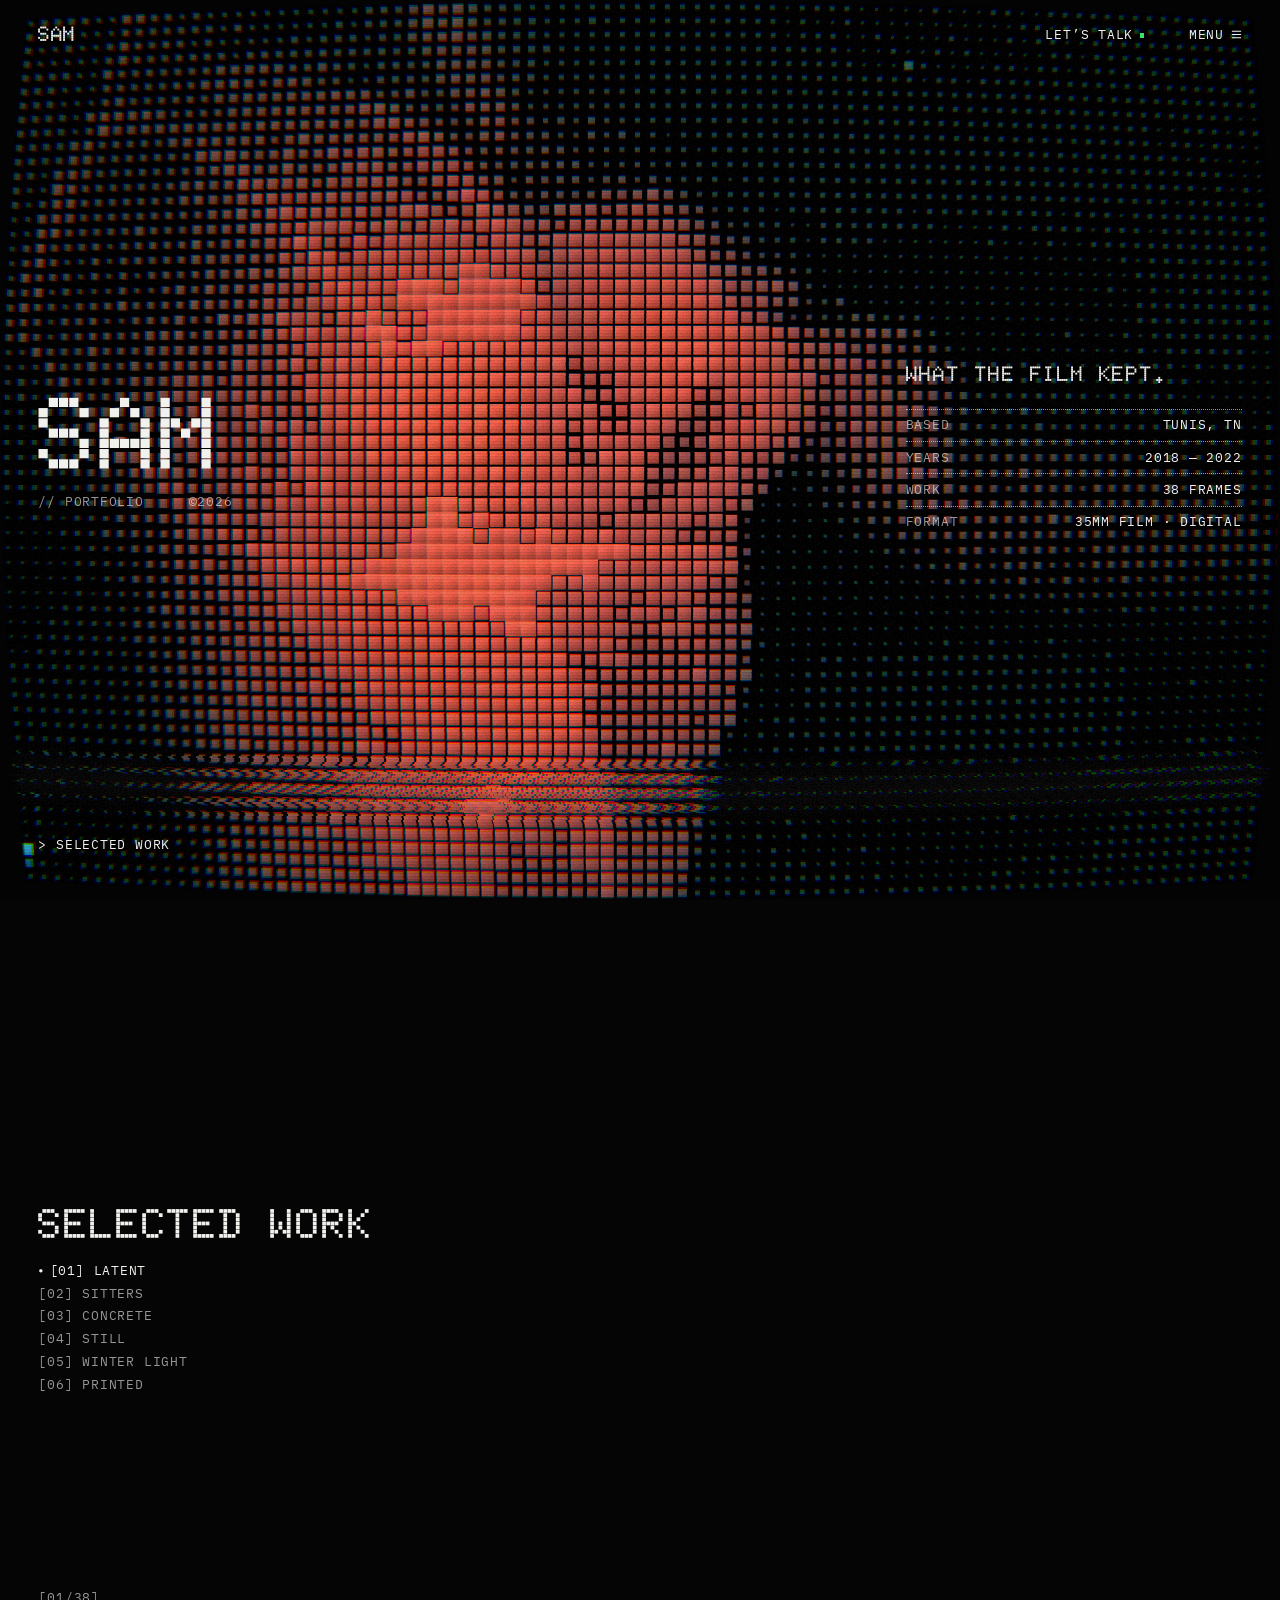
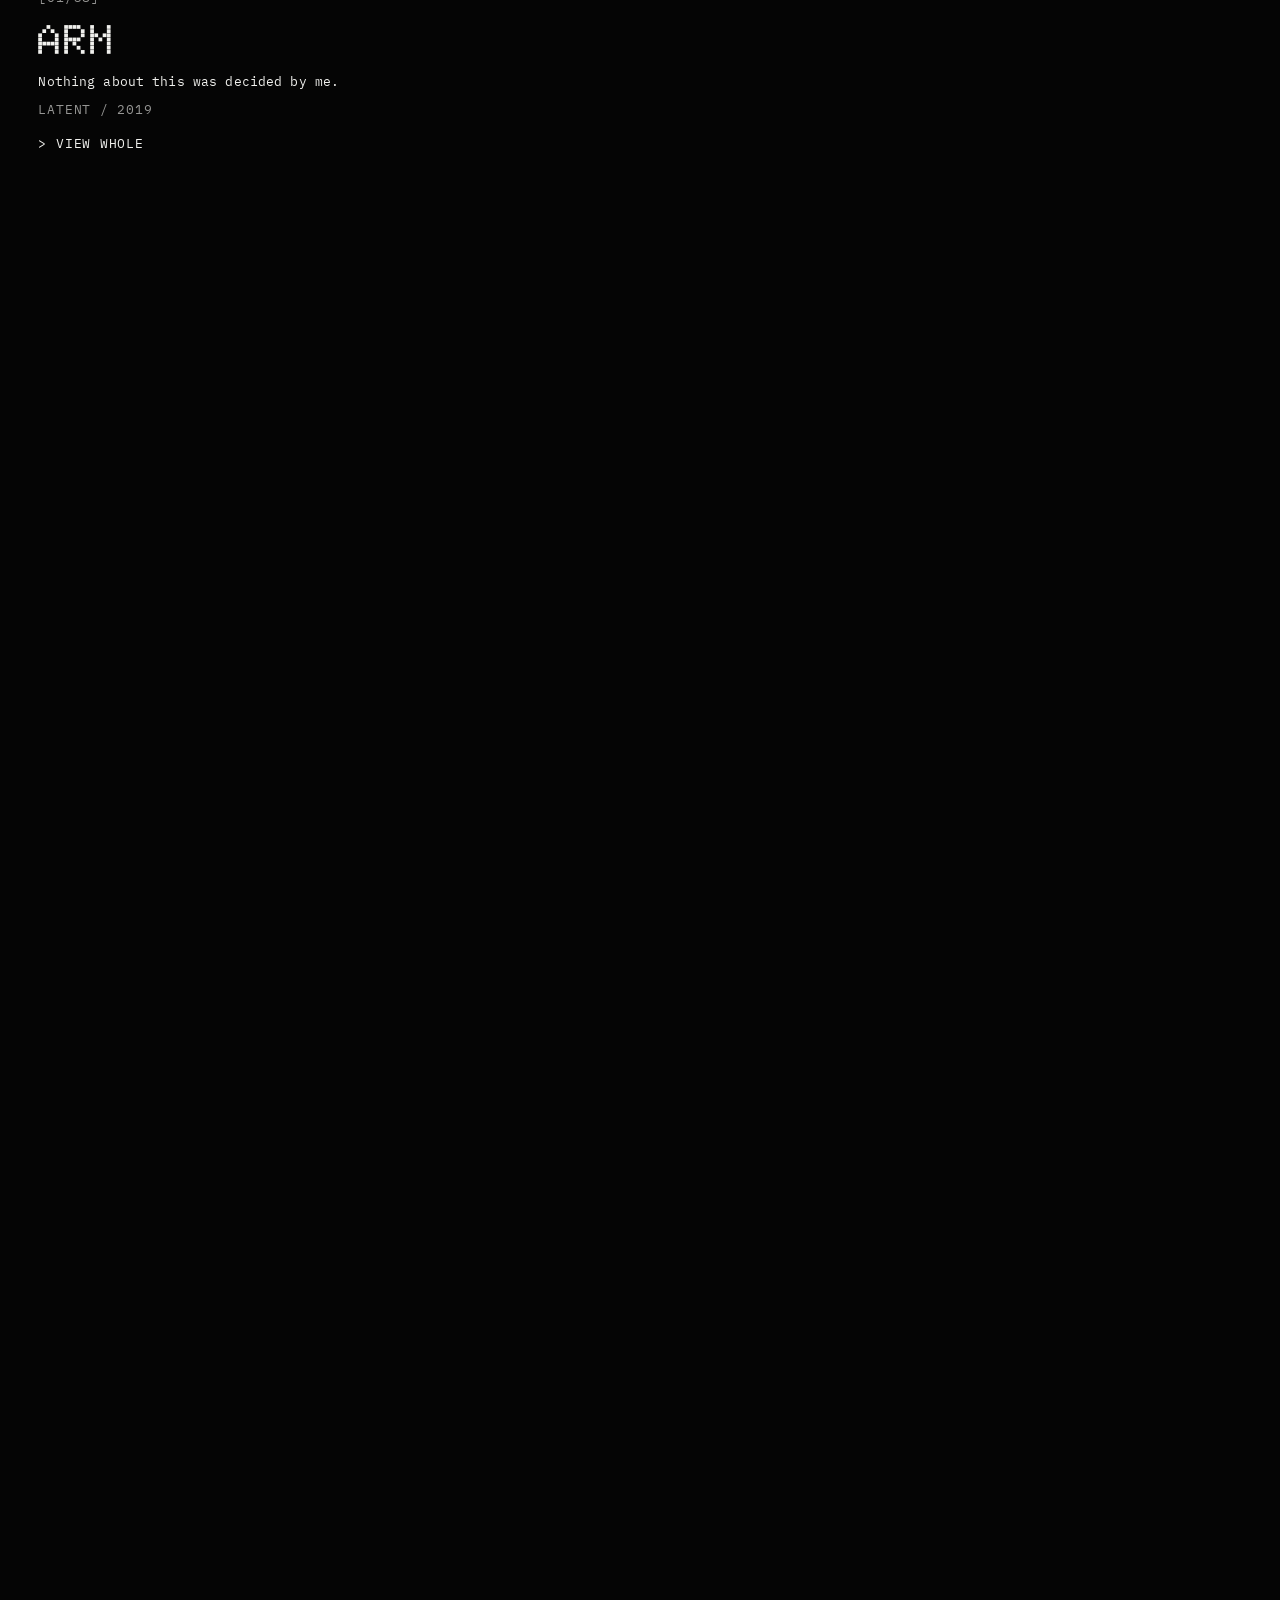
<file: index.html>
<!doctype html>
<html lang="en" class="no-js">
<head>
<meta charset="utf-8">
<meta name="viewport" content="width=device-width, initial-scale=1">
<title>Sam — Photographer</title>
<meta name="description" content="Selected photographs by Sam — 35mm film, portraits and cities. Editorial, portrait and fashion commissions.">
<meta name="theme-color" content="#050505">

<meta property="og:type" content="website">
<meta property="og:title" content="Sam — Photographer">
<meta property="og:description" content="Selected photographs — 35mm film, portraits and cities.">
<meta property="og:image" content="https://sam-photography.vercel.app/images/og.jpg">
<meta property="og:image:width" content="1200">
<meta property="og:image:height" content="630">
<meta property="og:image:alt" content="A red light leak cutting across a bare arm on green-cast 35mm film">
<meta name="twitter:card" content="summary_large_image">
<meta name="twitter:image" content="https://sam-photography.vercel.app/images/og.jpg">

<link rel="canonical" href="https://sam-photography.vercel.app/">
<meta name="author" content="Sam">
<meta name="robots" content="index, follow, max-image-preview:large, max-snippet:-1">
<meta property="og:url" content="https://sam-photography.vercel.app/">
<meta property="og:site_name" content="Sam — Photographer">
<meta property="og:locale" content="en">

<link rel="alternate" type="application/rss+xml" title="Sam — Journal" href="https://sam-photography.vercel.app/feed.xml">
<link rel="icon" href="data:image/svg+xml,<svg xmlns='http://www.w3.org/2000/svg' viewBox='0 0 32 32'><rect width='32' height='32' fill='%230b0b0c'/><circle cx='16' cy='16' r='6' fill='%23f2efe9'/></svg>">

<!-- Before anything paints: say that scripting is on, and whether the scene
     can run, so the photographs in the HTML are not fetched twice. -->
<script>
(function (c) {
  c.remove('no-js'); c.add('js');
  if (window.WebGLRenderingContext) c.add('gl');
  /* If the script never arrives — the file opened straight off a disk, a
     blocked request — do not sit on the loading screen: show the plain page. */
  window.samPlain = function () { if (!c.contains('is-ready')) { c.remove('gl'); c.add('is-ready'); } };
  setTimeout(function () { if (!window.samRunning) window.samPlain(); }, 3000);
})(document.documentElement.classList);
</script>

<link rel="preconnect" href="https://fonts.googleapis.com">
<link rel="preconnect" href="https://fonts.gstatic.com" crossorigin>
<link rel="stylesheet" href="https://fonts.googleapis.com/css2?family=Doto:wght@700;900&family=IBM+Plex+Mono:wght@400;500&display=swap">
<link rel="stylesheet" href="css/crt.css">

<!-- generated-jsonld:start -->
<script type="application/ld+json">
{
  "@context": "https://schema.org",
  "@graph": [
    {
      "@type": "Person",
      "@id": "https://sam-photography.vercel.app/#person",
      "name": "Sam",
      "jobTitle": "Photographer",
      "description": "Sam is a photographer based in Tunis, Tunisia, working mainly on 35mm film. The work covers portraiture, jewellery and fashion campaigns, experimental colour film, and black and white street photography made in Tunis and London between 2018 and 2022.",
      "email": "mailto:hello@example.com",
      "url": "https://sam-photography.vercel.app",
      "image": "https://sam-photography.vercel.app/images/og.jpg",
      "knowsAbout": [
        "Film photography",
        "35mm photography",
        "Portrait photography",
        "Fashion photography",
        "Jewellery photography",
        "Street photography"
      ],
      "knowsLanguage": [
        "en",
        "ar",
        "fr"
      ],
      "address": {
        "@type": "PostalAddress",
        "addressLocality": "Tunis",
        "addressCountry": "TN"
      },
      "sameAs": [
        "https://instagram.com/",
        "https://behance.net/"
      ]
    },
    {
      "@type": "ProfessionalService",
      "@id": "https://sam-photography.vercel.app/#studio",
      "name": "Sam — Photographer",
      "description": "Editorial, portrait, fashion and jewellery photography on 35mm film, by Sam, based in Tunis and working in Tunis and London.",
      "url": "https://sam-photography.vercel.app",
      "image": "https://sam-photography.vercel.app/images/og.jpg",
      "email": "mailto:hello@example.com",
      "founder": {
        "@id": "https://sam-photography.vercel.app/#person"
      },
      "employee": {
        "@id": "https://sam-photography.vercel.app/#person"
      },
      "priceRange": "$",
      "address": {
        "@type": "PostalAddress",
        "addressLocality": "Tunis",
        "addressCountry": "TN"
      },
      "areaServed": [
        {
          "@type": "City",
          "name": "Tunis"
        },
        {
          "@type": "City",
          "name": "London"
        }
      ],
      "hasOfferCatalog": {
        "@type": "OfferCatalog",
        "name": "Commissions",
        "itemListElement": [
          {
            "@type": "Offer",
            "itemOffered": {
              "@type": "Service",
              "name": "Editorial",
              "provider": {
                "@id": "https://sam-photography.vercel.app/#person"
              }
            }
          },
          {
            "@type": "Offer",
            "itemOffered": {
              "@type": "Service",
              "name": "Portraiture",
              "provider": {
                "@id": "https://sam-photography.vercel.app/#person"
              }
            }
          },
          {
            "@type": "Offer",
            "itemOffered": {
              "@type": "Service",
              "name": "Fashion",
              "provider": {
                "@id": "https://sam-photography.vercel.app/#person"
              }
            }
          },
          {
            "@type": "Offer",
            "itemOffered": {
              "@type": "Service",
              "name": "Prints",
              "provider": {
                "@id": "https://sam-photography.vercel.app/#person"
              }
            }
          }
        ]
      }
    },
    {
      "@type": "WebSite",
      "@id": "https://sam-photography.vercel.app/#website",
      "url": "https://sam-photography.vercel.app",
      "name": "Sam — Photographer",
      "description": "Sam is a photographer based in Tunis, Tunisia, working mainly on 35mm film. The work covers portraiture, jewellery and fashion campaigns, experimental colour film, and black and white street photography made in Tunis and London between 2018 and 2022.",
      "inLanguage": "en",
      "publisher": {
        "@id": "https://sam-photography.vercel.app/#person"
      },
      "copyrightHolder": {
        "@id": "https://sam-photography.vercel.app/#person"
      }
    },
    {
      "@type": "WebPage",
      "@id": "https://sam-photography.vercel.app/#webpage",
      "url": "https://sam-photography.vercel.app/",
      "name": "Sam — Photographer",
      "description": "Sam is a photographer based in Tunis, Tunisia, working mainly on 35mm film. The work covers portraiture, jewellery and fashion campaigns, experimental colour film, and black and white street photography made in Tunis and London between 2018 and 2022.",
      "isPartOf": {
        "@id": "https://sam-photography.vercel.app/#website"
      },
      "about": {
        "@id": "https://sam-photography.vercel.app/#person"
      },
      "primaryImageOfPage": {
        "@id": "https://sam-photography.vercel.app/#f/arm"
      },
      "dateModified": "2026-11-11",
      "speakable": {
        "@type": "SpeakableSpecification",
        "cssSelector": [
          ".title__facts",
          ".about__lead"
        ]
      },
      "breadcrumb": {
        "@id": "https://sam-photography.vercel.app/#breadcrumb"
      }
    },
    {
      "@type": "BreadcrumbList",
      "@id": "https://sam-photography.vercel.app/#breadcrumb",
      "itemListElement": [
        {
          "@type": "ListItem",
          "position": 1,
          "name": "Sam",
          "item": "https://sam-photography.vercel.app/"
        }
      ]
    },
    {
      "@type": "ImageGallery",
      "@id": "https://sam-photography.vercel.app/#work",
      "name": "Selected work",
      "description": "38 photographs, Latent, Sitters, Concrete, Still, Winter Light, Printed.",
      "numberOfItems": 38,
      "author": {
        "@id": "https://sam-photography.vercel.app/#person"
      },
      "isPartOf": {
        "@id": "https://sam-photography.vercel.app/#webpage"
      },
      "associatedMedia": [
        {
          "@type": "ImageObject",
          "@id": "https://sam-photography.vercel.app/#f/arm",
          "name": "Arm",
          "caption": "A red light leak cutting across a bare arm on green-cast colour film",
          "description": "Nothing about this was decided by me.. A red light leak cutting across a bare arm on green-cast colour film. Latent. 2019",
          "contentUrl": "https://sam-photography.vercel.app/images/latent-01.jpg",
          "thumbnailUrl": "https://sam-photography.vercel.app/images/latent-01.jpg",
          "creator": {
            "@id": "https://sam-photography.vercel.app/#person"
          },
          "copyrightHolder": {
            "@id": "https://sam-photography.vercel.app/#person"
          },
          "creditText": "Sam",
          "copyrightNotice": "© Sam",
          "license": "https://sam-photography.vercel.app/#contact",
          "acquireLicensePage": "https://sam-photography.vercel.app/#contact",
          "isPartOf": "Latent",
          "dateCreated": "2019"
        },
        {
          "@type": "ImageObject",
          "@id": "https://sam-photography.vercel.app/#f/leak",
          "name": "Leak",
          "caption": "Blue and red streaks crossing a green frame",
          "description": "Blue and red streaks crossing a green frame. Latent. 2019",
          "contentUrl": "https://sam-photography.vercel.app/images/latent-03.jpg",
          "thumbnailUrl": "https://sam-photography.vercel.app/images/latent-03.jpg",
          "creator": {
            "@id": "https://sam-photography.vercel.app/#person"
          },
          "copyrightHolder": {
            "@id": "https://sam-photography.vercel.app/#person"
          },
          "creditText": "Sam",
          "copyrightNotice": "© Sam",
          "license": "https://sam-photography.vercel.app/#contact",
          "acquireLicensePage": "https://sam-photography.vercel.app/#contact",
          "isPartOf": "Latent",
          "dateCreated": "2019"
        },
        {
          "@type": "ImageObject",
          "@id": "https://sam-photography.vercel.app/#f/tube",
          "name": "Tube",
          "caption": "A neon tube burning pink against a dark, blue-smeared frame",
          "description": "Walking home. The whole roll came back like this and I printed six of them.. A neon tube burning pink against a dark, blue-smeared frame. Latent. 2019",
          "contentUrl": "https://sam-photography.vercel.app/images/latent-04.jpg",
          "thumbnailUrl": "https://sam-photography.vercel.app/images/latent-04.jpg",
          "creator": {
            "@id": "https://sam-photography.vercel.app/#person"
          },
          "copyrightHolder": {
            "@id": "https://sam-photography.vercel.app/#person"
          },
          "creditText": "Sam",
          "copyrightNotice": "© Sam",
          "license": "https://sam-photography.vercel.app/#contact",
          "acquireLicensePage": "https://sam-photography.vercel.app/#contact",
          "isPartOf": "Latent",
          "dateCreated": "2019"
        },
        {
          "@type": "ImageObject",
          "@id": "https://sam-photography.vercel.app/#f/bloom",
          "name": "Bloom",
          "caption": "A red bloom and a blue streak crossing green-cast film",
          "description": "Heat, probably.. A red bloom and a blue streak crossing green-cast film. Latent. 2019",
          "contentUrl": "https://sam-photography.vercel.app/images/latent-05.jpg",
          "thumbnailUrl": "https://sam-photography.vercel.app/images/latent-05.jpg",
          "creator": {
            "@id": "https://sam-photography.vercel.app/#person"
          },
          "copyrightHolder": {
            "@id": "https://sam-photography.vercel.app/#person"
          },
          "creditText": "Sam",
          "copyrightNotice": "© Sam",
          "license": "https://sam-photography.vercel.app/#contact",
          "acquireLicensePage": "https://sam-photography.vercel.app/#contact",
          "isPartOf": "Latent",
          "dateCreated": "2019"
        },
        {
          "@type": "ImageObject",
          "@id": "https://sam-photography.vercel.app/#f/opal",
          "name": "Opal",
          "caption": "A double exposure: a figure in cold blue crossed by a band of orange light",
          "description": "Two exposures, one frame. I only meant to make one.. A double exposure: a figure in cold blue crossed by a band of orange light. Latent",
          "contentUrl": "https://sam-photography.vercel.app/images/latent-07.jpg",
          "thumbnailUrl": "https://sam-photography.vercel.app/images/latent-07.jpg",
          "creator": {
            "@id": "https://sam-photography.vercel.app/#person"
          },
          "copyrightHolder": {
            "@id": "https://sam-photography.vercel.app/#person"
          },
          "creditText": "Sam",
          "copyrightNotice": "© Sam",
          "license": "https://sam-photography.vercel.app/#contact",
          "acquireLicensePage": "https://sam-photography.vercel.app/#contact",
          "isPartOf": "Latent"
        },
        {
          "@type": "ImageObject",
          "@id": "https://sam-photography.vercel.app/#f/between-setups",
          "name": "Between Setups",
          "caption": "A woman in a black blazer standing beside an exposed studio light stand",
          "description": "The picture I came for took forty minutes. This one took none.. A woman in a black blazer standing beside an exposed studio light stand. Sitters. Tunis, TN. 2020",
          "contentUrl": "https://sam-photography.vercel.app/images/sitters-01.jpg",
          "thumbnailUrl": "https://sam-photography.vercel.app/images/sitters-01.jpg",
          "creator": {
            "@id": "https://sam-photography.vercel.app/#person"
          },
          "copyrightHolder": {
            "@id": "https://sam-photography.vercel.app/#person"
          },
          "creditText": "Sam",
          "copyrightNotice": "© Sam",
          "license": "https://sam-photography.vercel.app/#contact",
          "acquireLicensePage": "https://sam-photography.vercel.app/#contact",
          "isPartOf": "Sitters",
          "dateCreated": "2020",
          "contentLocation": {
            "@type": "Place",
            "name": "Tunis, TN"
          }
        },
        {
          "@type": "ImageObject",
          "@id": "https://sam-photography.vercel.app/#f/veil",
          "name": "Veil",
          "caption": "A face behind a beaded veil, eyes closed",
          "description": "She closed her eyes before I asked her to.. A face behind a beaded veil, eyes closed. Sitters. Tunis, TN. 2020",
          "contentUrl": "https://sam-photography.vercel.app/images/sitters-02.jpg",
          "thumbnailUrl": "https://sam-photography.vercel.app/images/sitters-02.jpg",
          "creator": {
            "@id": "https://sam-photography.vercel.app/#person"
          },
          "copyrightHolder": {
            "@id": "https://sam-photography.vercel.app/#person"
          },
          "creditText": "Sam",
          "copyrightNotice": "© Sam",
          "license": "https://sam-photography.vercel.app/#contact",
          "acquireLicensePage": "https://sam-photography.vercel.app/#contact",
          "isPartOf": "Sitters",
          "dateCreated": "2020",
          "contentLocation": {
            "@type": "Place",
            "name": "Tunis, TN"
          }
        },
        {
          "@type": "ImageObject",
          "@id": "https://sam-photography.vercel.app/#f/blinds",
          "name": "Blinds",
          "caption": "A figure in dark fur under hard stripes of window light",
          "description": "The blinds did the work.. A figure in dark fur under hard stripes of window light. Sitters. 2020",
          "contentUrl": "https://sam-photography.vercel.app/images/sitters-03.jpg",
          "thumbnailUrl": "https://sam-photography.vercel.app/images/sitters-03.jpg",
          "creator": {
            "@id": "https://sam-photography.vercel.app/#person"
          },
          "copyrightHolder": {
            "@id": "https://sam-photography.vercel.app/#person"
          },
          "creditText": "Sam",
          "copyrightNotice": "© Sam",
          "license": "https://sam-photography.vercel.app/#contact",
          "acquireLicensePage": "https://sam-photography.vercel.app/#contact",
          "isPartOf": "Sitters",
          "dateCreated": "2020"
        },
        {
          "@type": "ImageObject",
          "@id": "https://sam-photography.vercel.app/#f/sheaf",
          "name": "Sheaf",
          "caption": "A model on a white paper backdrop holding a sheaf of dried stems",
          "description": "A model on a white paper backdrop holding a sheaf of dried stems. Sitters. 2019",
          "contentUrl": "https://sam-photography.vercel.app/images/sitters-04.jpg",
          "thumbnailUrl": "https://sam-photography.vercel.app/images/sitters-04.jpg",
          "creator": {
            "@id": "https://sam-photography.vercel.app/#person"
          },
          "copyrightHolder": {
            "@id": "https://sam-photography.vercel.app/#person"
          },
          "creditText": "Sam",
          "copyrightNotice": "© Sam",
          "license": "https://sam-photography.vercel.app/#contact",
          "acquireLicensePage": "https://sam-photography.vercel.app/#contact",
          "isPartOf": "Sitters",
          "dateCreated": "2019"
        },
        {
          "@type": "ImageObject",
          "@id": "https://sam-photography.vercel.app/#f/gold",
          "name": "Gold",
          "caption": "A head tipped back in warm light, gold earrings catching the sun",
          "description": "Late afternoon, which in Tunis is still the middle of the day.. A head tipped back in warm light, gold earrings catching the sun. Sitters. 2019",
          "contentUrl": "https://sam-photography.vercel.app/images/sitters-05.jpg",
          "thumbnailUrl": "https://sam-photography.vercel.app/images/sitters-05.jpg",
          "creator": {
            "@id": "https://sam-photography.vercel.app/#person"
          },
          "copyrightHolder": {
            "@id": "https://sam-photography.vercel.app/#person"
          },
          "creditText": "Sam",
          "copyrightNotice": "© Sam",
          "license": "https://sam-photography.vercel.app/#contact",
          "acquireLicensePage": "https://sam-photography.vercel.app/#contact",
          "isPartOf": "Sitters",
          "dateCreated": "2019"
        },
        {
          "@type": "ImageObject",
          "@id": "https://sam-photography.vercel.app/#f/scrapyard",
          "name": "Scrapyard",
          "caption": "A young man in a cap and graphic tee standing beside a wrecked car in a scrapyard",
          "description": "He picked the spot, not me.. A young man in a cap and graphic tee standing beside a wrecked car in a scrapyard. Sitters. 2019",
          "contentUrl": "https://sam-photography.vercel.app/images/sitters-06.jpg",
          "thumbnailUrl": "https://sam-photography.vercel.app/images/sitters-06.jpg",
          "creator": {
            "@id": "https://sam-photography.vercel.app/#person"
          },
          "copyrightHolder": {
            "@id": "https://sam-photography.vercel.app/#person"
          },
          "creditText": "Sam",
          "copyrightNotice": "© Sam",
          "license": "https://sam-photography.vercel.app/#contact",
          "acquireLicensePage": "https://sam-photography.vercel.app/#contact",
          "isPartOf": "Sitters",
          "dateCreated": "2019"
        },
        {
          "@type": "ImageObject",
          "@id": "https://sam-photography.vercel.app/#f/workshop",
          "name": "Workshop",
          "caption": "A woman in a white tee in a workshop, benches and working figures behind her",
          "description": "Made between two orders going out. Nobody stopped.. A woman in a white tee in a workshop, benches and working figures behind her. Sitters. 2020",
          "contentUrl": "https://sam-photography.vercel.app/images/sitters-07.jpg",
          "thumbnailUrl": "https://sam-photography.vercel.app/images/sitters-07.jpg",
          "creator": {
            "@id": "https://sam-photography.vercel.app/#person"
          },
          "copyrightHolder": {
            "@id": "https://sam-photography.vercel.app/#person"
          },
          "creditText": "Sam",
          "copyrightNotice": "© Sam",
          "license": "https://sam-photography.vercel.app/#contact",
          "acquireLicensePage": "https://sam-photography.vercel.app/#contact",
          "isPartOf": "Sitters",
          "dateCreated": "2020"
        },
        {
          "@type": "ImageObject",
          "@id": "https://sam-photography.vercel.app/#f/sfayaa",
          "name": "Sfayaa",
          "caption": "A figure in black against a bright wall, caught mid-turn",
          "description": "Mid-turn, last frame on the roll.. A figure in black against a bright wall, caught mid-turn. Sitters",
          "contentUrl": "https://sam-photography.vercel.app/images/sitters-08.jpg",
          "thumbnailUrl": "https://sam-photography.vercel.app/images/sitters-08.jpg",
          "creator": {
            "@id": "https://sam-photography.vercel.app/#person"
          },
          "copyrightHolder": {
            "@id": "https://sam-photography.vercel.app/#person"
          },
          "creditText": "Sam",
          "copyrightNotice": "© Sam",
          "license": "https://sam-photography.vercel.app/#contact",
          "acquireLicensePage": "https://sam-photography.vercel.app/#contact",
          "isPartOf": "Sitters"
        },
        {
          "@type": "ImageObject",
          "@id": "https://sam-photography.vercel.app/#f/kept",
          "name": "KEPT",
          "caption": "Two frames side by side: a figure in a KEPT shirt, arms crossed over the face against a blue sky",
          "description": "Two frames, one second apart. The shirt supplied the title.. Two frames side by side: a figure in a KEPT shirt, arms crossed over the face against a blue sky. Sitters",
          "contentUrl": "https://sam-photography.vercel.app/images/sitters-09.jpg",
          "thumbnailUrl": "https://sam-photography.vercel.app/images/sitters-09.jpg",
          "creator": {
            "@id": "https://sam-photography.vercel.app/#person"
          },
          "copyrightHolder": {
            "@id": "https://sam-photography.vercel.app/#person"
          },
          "creditText": "Sam",
          "copyrightNotice": "© Sam",
          "license": "https://sam-photography.vercel.app/#contact",
          "acquireLicensePage": "https://sam-photography.vercel.app/#contact",
          "isPartOf": "Sitters"
        },
        {
          "@type": "ImageObject",
          "@id": "https://sam-photography.vercel.app/#f/chain",
          "name": "Chain",
          "caption": "A face in silver makeup wearing a head chain and ear chain, in black and white",
          "description": "A face in silver makeup wearing a head chain and ear chain, in black and white. Sitters. 2020",
          "contentUrl": "https://sam-photography.vercel.app/images/sitters-10.jpg",
          "thumbnailUrl": "https://sam-photography.vercel.app/images/sitters-10.jpg",
          "creator": {
            "@id": "https://sam-photography.vercel.app/#person"
          },
          "copyrightHolder": {
            "@id": "https://sam-photography.vercel.app/#person"
          },
          "creditText": "Sam",
          "copyrightNotice": "© Sam",
          "license": "https://sam-photography.vercel.app/#contact",
          "acquireLicensePage": "https://sam-photography.vercel.app/#contact",
          "isPartOf": "Sitters",
          "dateCreated": "2020"
        },
        {
          "@type": "ImageObject",
          "@id": "https://sam-photography.vercel.app/#f/pampas",
          "name": "Pampas",
          "caption": "Gold necklaces on a bare throat, framed by pampas grass and carnations",
          "description": "Campaign work. The flowers were not my idea and they were the right idea.. Gold necklaces on a bare throat, framed by pampas grass and carnations. Sitters. 2019",
          "contentUrl": "https://sam-photography.vercel.app/images/sitters-11.jpg",
          "thumbnailUrl": "https://sam-photography.vercel.app/images/sitters-11.jpg",
          "creator": {
            "@id": "https://sam-photography.vercel.app/#person"
          },
          "copyrightHolder": {
            "@id": "https://sam-photography.vercel.app/#person"
          },
          "creditText": "Sam",
          "copyrightNotice": "© Sam",
          "license": "https://sam-photography.vercel.app/#contact",
          "acquireLicensePage": "https://sam-photography.vercel.app/#contact",
          "isPartOf": "Sitters",
          "dateCreated": "2019"
        },
        {
          "@type": "ImageObject",
          "@id": "https://sam-photography.vercel.app/#f/chair",
          "name": "Chair",
          "caption": "Two legs in dark tights raised over the back of a wire chair, in grainy black and white",
          "description": "Pushed film, and still not enough of it.. Two legs in dark tights raised over the back of a wire chair, in grainy black and white. Sitters",
          "contentUrl": "https://sam-photography.vercel.app/images/sitters-12.jpg",
          "thumbnailUrl": "https://sam-photography.vercel.app/images/sitters-12.jpg",
          "creator": {
            "@id": "https://sam-photography.vercel.app/#person"
          },
          "copyrightHolder": {
            "@id": "https://sam-photography.vercel.app/#person"
          },
          "creditText": "Sam",
          "copyrightNotice": "© Sam",
          "license": "https://sam-photography.vercel.app/#contact",
          "acquireLicensePage": "https://sam-photography.vercel.app/#contact",
          "isPartOf": "Sitters"
        },
        {
          "@type": "ImageObject",
          "@id": "https://sam-photography.vercel.app/#f/balconies",
          "name": "Balconies",
          "caption": "A grid of apartment balconies in cold cyan light",
          "description": "A grid of apartment balconies in cold cyan light. Concrete. 2018",
          "contentUrl": "https://sam-photography.vercel.app/images/concrete-01.jpg",
          "thumbnailUrl": "https://sam-photography.vercel.app/images/concrete-01.jpg",
          "creator": {
            "@id": "https://sam-photography.vercel.app/#person"
          },
          "copyrightHolder": {
            "@id": "https://sam-photography.vercel.app/#person"
          },
          "creditText": "Sam",
          "copyrightNotice": "© Sam",
          "license": "https://sam-photography.vercel.app/#contact",
          "acquireLicensePage": "https://sam-photography.vercel.app/#contact",
          "isPartOf": "Concrete",
          "dateCreated": "2018"
        },
        {
          "@type": "ImageObject",
          "@id": "https://sam-photography.vercel.app/#f/rake",
          "name": "Rake",
          "caption": "A tower block cutting a hard diagonal across a white sky",
          "description": "White sky is the only weather this block reads in.. A tower block cutting a hard diagonal across a white sky. Concrete. 2021",
          "contentUrl": "https://sam-photography.vercel.app/images/concrete-02.jpg",
          "thumbnailUrl": "https://sam-photography.vercel.app/images/concrete-02.jpg",
          "creator": {
            "@id": "https://sam-photography.vercel.app/#person"
          },
          "copyrightHolder": {
            "@id": "https://sam-photography.vercel.app/#person"
          },
          "creditText": "Sam",
          "copyrightNotice": "© Sam",
          "license": "https://sam-photography.vercel.app/#contact",
          "acquireLicensePage": "https://sam-photography.vercel.app/#contact",
          "isPartOf": "Concrete",
          "dateCreated": "2021"
        },
        {
          "@type": "ImageObject",
          "@id": "https://sam-photography.vercel.app/#f/no-entry",
          "name": "NO ENTRY",
          "caption": "The words NO ENTRY painted across wet tarmac",
          "description": "Rain first. Then the sign.. The words NO ENTRY painted across wet tarmac. Concrete. London, UK. 2021",
          "contentUrl": "https://sam-photography.vercel.app/images/concrete-03.jpg",
          "thumbnailUrl": "https://sam-photography.vercel.app/images/concrete-03.jpg",
          "creator": {
            "@id": "https://sam-photography.vercel.app/#person"
          },
          "copyrightHolder": {
            "@id": "https://sam-photography.vercel.app/#person"
          },
          "creditText": "Sam",
          "copyrightNotice": "© Sam",
          "license": "https://sam-photography.vercel.app/#contact",
          "acquireLicensePage": "https://sam-photography.vercel.app/#contact",
          "isPartOf": "Concrete",
          "dateCreated": "2021",
          "contentLocation": {
            "@type": "Place",
            "name": "London, UK"
          }
        },
        {
          "@type": "ImageObject",
          "@id": "https://sam-photography.vercel.app/#f/streetlight",
          "name": "Streetlight",
          "caption": "A streetlight and two small birds against a flat blue sky",
          "description": "A streetlight and two small birds against a flat blue sky. Concrete. 2018",
          "contentUrl": "https://sam-photography.vercel.app/images/concrete-04.jpg",
          "thumbnailUrl": "https://sam-photography.vercel.app/images/concrete-04.jpg",
          "creator": {
            "@id": "https://sam-photography.vercel.app/#person"
          },
          "copyrightHolder": {
            "@id": "https://sam-photography.vercel.app/#person"
          },
          "creditText": "Sam",
          "copyrightNotice": "© Sam",
          "license": "https://sam-photography.vercel.app/#contact",
          "acquireLicensePage": "https://sam-photography.vercel.app/#contact",
          "isPartOf": "Concrete",
          "dateCreated": "2018"
        },
        {
          "@type": "ImageObject",
          "@id": "https://sam-photography.vercel.app/#f/wall",
          "name": "Wall",
          "caption": "Hard-edged shadows thrown across a bare wall",
          "description": "One wall, one hour, nothing else happening anywhere.. Hard-edged shadows thrown across a bare wall. Concrete. Tunis, TN. 2020",
          "contentUrl": "https://sam-photography.vercel.app/images/concrete-05.jpg",
          "thumbnailUrl": "https://sam-photography.vercel.app/images/concrete-05.jpg",
          "creator": {
            "@id": "https://sam-photography.vercel.app/#person"
          },
          "copyrightHolder": {
            "@id": "https://sam-photography.vercel.app/#person"
          },
          "creditText": "Sam",
          "copyrightNotice": "© Sam",
          "license": "https://sam-photography.vercel.app/#contact",
          "acquireLicensePage": "https://sam-photography.vercel.app/#contact",
          "isPartOf": "Concrete",
          "dateCreated": "2020",
          "contentLocation": {
            "@type": "Place",
            "name": "Tunis, TN"
          }
        },
        {
          "@type": "ImageObject",
          "@id": "https://sam-photography.vercel.app/#f/the-city",
          "name": "The City",
          "caption": "Glass towers rising behind a bus shelter in the City",
          "description": "Glass towers rising behind a bus shelter in the City. Concrete. London, UK. 2021",
          "contentUrl": "https://sam-photography.vercel.app/images/concrete-06.jpg",
          "thumbnailUrl": "https://sam-photography.vercel.app/images/concrete-06.jpg",
          "creator": {
            "@id": "https://sam-photography.vercel.app/#person"
          },
          "copyrightHolder": {
            "@id": "https://sam-photography.vercel.app/#person"
          },
          "creditText": "Sam",
          "copyrightNotice": "© Sam",
          "license": "https://sam-photography.vercel.app/#contact",
          "acquireLicensePage": "https://sam-photography.vercel.app/#contact",
          "isPartOf": "Concrete",
          "dateCreated": "2021",
          "contentLocation": {
            "@type": "Place",
            "name": "London, UK"
          }
        },
        {
          "@type": "ImageObject",
          "@id": "https://sam-photography.vercel.app/#f/block",
          "name": "Block",
          "caption": "A repeating grid of balconies on a tall block, seen from below against a cyan sky",
          "description": "The sky came back this colour. I left it.. A repeating grid of balconies on a tall block, seen from below against a cyan sky. Concrete",
          "contentUrl": "https://sam-photography.vercel.app/images/concrete-07.jpg",
          "thumbnailUrl": "https://sam-photography.vercel.app/images/concrete-07.jpg",
          "creator": {
            "@id": "https://sam-photography.vercel.app/#person"
          },
          "copyrightHolder": {
            "@id": "https://sam-photography.vercel.app/#person"
          },
          "creditText": "Sam",
          "copyrightNotice": "© Sam",
          "license": "https://sam-photography.vercel.app/#contact",
          "acquireLicensePage": "https://sam-photography.vercel.app/#contact",
          "isPartOf": "Concrete"
        },
        {
          "@type": "ImageObject",
          "@id": "https://sam-photography.vercel.app/#f/swifts",
          "name": "Swifts",
          "caption": "A flock of birds over a corner building, with two larger shapes among them",
          "description": "Look again at the middle of the frame.. A flock of birds over a corner building, with two larger shapes among them. Concrete",
          "contentUrl": "https://sam-photography.vercel.app/images/concrete-08.jpg",
          "thumbnailUrl": "https://sam-photography.vercel.app/images/concrete-08.jpg",
          "creator": {
            "@id": "https://sam-photography.vercel.app/#person"
          },
          "copyrightHolder": {
            "@id": "https://sam-photography.vercel.app/#person"
          },
          "creditText": "Sam",
          "copyrightNotice": "© Sam",
          "license": "https://sam-photography.vercel.app/#contact",
          "acquireLicensePage": "https://sam-photography.vercel.app/#contact",
          "isPartOf": "Concrete"
        },
        {
          "@type": "ImageObject",
          "@id": "https://sam-photography.vercel.app/#f/lemon",
          "name": "Lemon",
          "caption": "A single slice of lemon on a pale concrete floor in hard sunlight",
          "description": "Cut in the morning. By the time the light was right it had gone to glass.. A single slice of lemon on a pale concrete floor in hard sunlight. Still",
          "contentUrl": "https://sam-photography.vercel.app/images/still-01.jpg",
          "thumbnailUrl": "https://sam-photography.vercel.app/images/still-01.jpg",
          "creator": {
            "@id": "https://sam-photography.vercel.app/#person"
          },
          "copyrightHolder": {
            "@id": "https://sam-photography.vercel.app/#person"
          },
          "creditText": "Sam",
          "copyrightNotice": "© Sam",
          "license": "https://sam-photography.vercel.app/#contact",
          "acquireLicensePage": "https://sam-photography.vercel.app/#contact",
          "isPartOf": "Still"
        },
        {
          "@type": "ImageObject",
          "@id": "https://sam-photography.vercel.app/#f/pencil",
          "name": "Pencil",
          "caption": "A pencil lying on concrete, crossed by the soft shadow of something outside the frame",
          "description": "A pencil lying on concrete, crossed by the soft shadow of something outside the frame. Still",
          "contentUrl": "https://sam-photography.vercel.app/images/still-02.jpg",
          "thumbnailUrl": "https://sam-photography.vercel.app/images/still-02.jpg",
          "creator": {
            "@id": "https://sam-photography.vercel.app/#person"
          },
          "copyrightHolder": {
            "@id": "https://sam-photography.vercel.app/#person"
          },
          "creditText": "Sam",
          "copyrightNotice": "© Sam",
          "license": "https://sam-photography.vercel.app/#contact",
          "acquireLicensePage": "https://sam-photography.vercel.app/#contact",
          "isPartOf": "Still"
        },
        {
          "@type": "ImageObject",
          "@id": "https://sam-photography.vercel.app/#f/cup",
          "name": "Cup",
          "caption": "A tipped-over cup on stone, its long shadow thrown across the frame",
          "description": "The shadow is the better object.. A tipped-over cup on stone, its long shadow thrown across the frame. Still",
          "contentUrl": "https://sam-photography.vercel.app/images/still-03.jpg",
          "thumbnailUrl": "https://sam-photography.vercel.app/images/still-03.jpg",
          "creator": {
            "@id": "https://sam-photography.vercel.app/#person"
          },
          "copyrightHolder": {
            "@id": "https://sam-photography.vercel.app/#person"
          },
          "creditText": "Sam",
          "copyrightNotice": "© Sam",
          "license": "https://sam-photography.vercel.app/#contact",
          "acquireLicensePage": "https://sam-photography.vercel.app/#contact",
          "isPartOf": "Still"
        },
        {
          "@type": "ImageObject",
          "@id": "https://sam-photography.vercel.app/#f/leaves",
          "name": "Leaves",
          "caption": "Cannabis leaves leaning out from the left of the frame against a flat white wall",
          "description": "Somebody else’s balcony, and a lot of white wall behind it.. Cannabis leaves leaning out from the left of the frame against a flat white wall. Still",
          "contentUrl": "https://sam-photography.vercel.app/images/still-04.jpg",
          "thumbnailUrl": "https://sam-photography.vercel.app/images/still-04.jpg",
          "creator": {
            "@id": "https://sam-photography.vercel.app/#person"
          },
          "copyrightHolder": {
            "@id": "https://sam-photography.vercel.app/#person"
          },
          "creditText": "Sam",
          "copyrightNotice": "© Sam",
          "license": "https://sam-photography.vercel.app/#contact",
          "acquireLicensePage": "https://sam-photography.vercel.app/#contact",
          "isPartOf": "Still"
        },
        {
          "@type": "ImageObject",
          "@id": "https://sam-photography.vercel.app/#f/fish",
          "name": "Fish",
          "caption": "A goldfish in a clear plastic bottle, held up in two hands against warm window light",
          "description": "So the water would do something.. A goldfish in a clear plastic bottle, held up in two hands against warm window light. Still",
          "contentUrl": "https://sam-photography.vercel.app/images/still-05.jpg",
          "thumbnailUrl": "https://sam-photography.vercel.app/images/still-05.jpg",
          "creator": {
            "@id": "https://sam-photography.vercel.app/#person"
          },
          "copyrightHolder": {
            "@id": "https://sam-photography.vercel.app/#person"
          },
          "creditText": "Sam",
          "copyrightNotice": "© Sam",
          "license": "https://sam-photography.vercel.app/#contact",
          "acquireLicensePage": "https://sam-photography.vercel.app/#contact",
          "isPartOf": "Still"
        },
        {
          "@type": "ImageObject",
          "@id": "https://sam-photography.vercel.app/#f/bare",
          "name": "Bare",
          "caption": "Bare branches against a white winter sky",
          "description": "Bare branches against a white winter sky. Winter Light. Bournemouth, UK. 2021",
          "contentUrl": "https://sam-photography.vercel.app/images/winter-01.jpg",
          "thumbnailUrl": "https://sam-photography.vercel.app/images/winter-01.jpg",
          "creator": {
            "@id": "https://sam-photography.vercel.app/#person"
          },
          "copyrightHolder": {
            "@id": "https://sam-photography.vercel.app/#person"
          },
          "creditText": "Sam",
          "copyrightNotice": "© Sam",
          "license": "https://sam-photography.vercel.app/#contact",
          "acquireLicensePage": "https://sam-photography.vercel.app/#contact",
          "isPartOf": "Winter Light",
          "dateCreated": "2021",
          "contentLocation": {
            "@type": "Place",
            "name": "Bournemouth, UK"
          }
        },
        {
          "@type": "ImageObject",
          "@id": "https://sam-photography.vercel.app/#f/path",
          "name": "Path",
          "caption": "A snow-covered path running between trees, one figure far off",
          "description": "A long way off, and getting further.. A snow-covered path running between trees, one figure far off. Winter Light. London, UK. 2021",
          "contentUrl": "https://sam-photography.vercel.app/images/winter-02.jpg",
          "thumbnailUrl": "https://sam-photography.vercel.app/images/winter-02.jpg",
          "creator": {
            "@id": "https://sam-photography.vercel.app/#person"
          },
          "copyrightHolder": {
            "@id": "https://sam-photography.vercel.app/#person"
          },
          "creditText": "Sam",
          "copyrightNotice": "© Sam",
          "license": "https://sam-photography.vercel.app/#contact",
          "acquireLicensePage": "https://sam-photography.vercel.app/#contact",
          "isPartOf": "Winter Light",
          "dateCreated": "2021",
          "contentLocation": {
            "@type": "Place",
            "name": "London, UK"
          }
        },
        {
          "@type": "ImageObject",
          "@id": "https://sam-photography.vercel.app/#f/corridor",
          "name": "Corridor",
          "caption": "A figure blurred by a long exposure in a dim corridor",
          "description": "Half a second, hand-held.. A figure blurred by a long exposure in a dim corridor. Winter Light. 2021",
          "contentUrl": "https://sam-photography.vercel.app/images/winter-03.jpg",
          "thumbnailUrl": "https://sam-photography.vercel.app/images/winter-03.jpg",
          "creator": {
            "@id": "https://sam-photography.vercel.app/#person"
          },
          "copyrightHolder": {
            "@id": "https://sam-photography.vercel.app/#person"
          },
          "creditText": "Sam",
          "copyrightNotice": "© Sam",
          "license": "https://sam-photography.vercel.app/#contact",
          "acquireLicensePage": "https://sam-photography.vercel.app/#contact",
          "isPartOf": "Winter Light",
          "dateCreated": "2021"
        },
        {
          "@type": "ImageObject",
          "@id": "https://sam-photography.vercel.app/#f/curtain",
          "name": "Curtain",
          "caption": "Daylight pooling through a drawn curtain",
          "description": "January in Tunis is not winter. The light disagrees.. Daylight pooling through a drawn curtain. Winter Light. Tunis, TN. 2022",
          "contentUrl": "https://sam-photography.vercel.app/images/winter-04.jpg",
          "thumbnailUrl": "https://sam-photography.vercel.app/images/winter-04.jpg",
          "creator": {
            "@id": "https://sam-photography.vercel.app/#person"
          },
          "copyrightHolder": {
            "@id": "https://sam-photography.vercel.app/#person"
          },
          "creditText": "Sam",
          "copyrightNotice": "© Sam",
          "license": "https://sam-photography.vercel.app/#contact",
          "acquireLicensePage": "https://sam-photography.vercel.app/#contact",
          "isPartOf": "Winter Light",
          "dateCreated": "2022",
          "contentLocation": {
            "@type": "Place",
            "name": "Tunis, TN"
          }
        },
        {
          "@type": "ImageObject",
          "@id": "https://sam-photography.vercel.app/#f/park",
          "name": "Park",
          "caption": "A snowed-over park seen from above, benches and paths picked out in white",
          "description": "A snowed-over park seen from above, benches and paths picked out in white. Winter Light. London, UK. 2021",
          "contentUrl": "https://sam-photography.vercel.app/images/winter-06.jpg",
          "thumbnailUrl": "https://sam-photography.vercel.app/images/winter-06.jpg",
          "creator": {
            "@id": "https://sam-photography.vercel.app/#person"
          },
          "copyrightHolder": {
            "@id": "https://sam-photography.vercel.app/#person"
          },
          "creditText": "Sam",
          "copyrightNotice": "© Sam",
          "license": "https://sam-photography.vercel.app/#contact",
          "acquireLicensePage": "https://sam-photography.vercel.app/#contact",
          "isPartOf": "Winter Light",
          "dateCreated": "2021",
          "contentLocation": {
            "@type": "Place",
            "name": "London, UK"
          }
        },
        {
          "@type": "ImageObject",
          "@id": "https://sam-photography.vercel.app/#f/window",
          "name": "Window",
          "caption": "A figure crossing in front of a bright window, smeared by a long exposure",
          "description": "One attempt. There is never a second one of these.. A figure crossing in front of a bright window, smeared by a long exposure. Winter Light",
          "contentUrl": "https://sam-photography.vercel.app/images/winter-07.jpg",
          "thumbnailUrl": "https://sam-photography.vercel.app/images/winter-07.jpg",
          "creator": {
            "@id": "https://sam-photography.vercel.app/#person"
          },
          "copyrightHolder": {
            "@id": "https://sam-photography.vercel.app/#person"
          },
          "creditText": "Sam",
          "copyrightNotice": "© Sam",
          "license": "https://sam-photography.vercel.app/#contact",
          "acquireLicensePage": "https://sam-photography.vercel.app/#contact",
          "isPartOf": "Winter Light"
        },
        {
          "@type": "ImageObject",
          "@id": "https://sam-photography.vercel.app/#f/the-physical-go-home",
          "name": "The Physical Go Home",
          "caption": "A zine page: a framed text reading \"The physical go home but the connection still stay strong\", above a small dark photograph",
          "description": "From the zine. The line is not mine.. A zine page: a framed text reading \"The physical go home but the connection still stay strong\", above a small dark photograph. Printed. 2021",
          "contentUrl": "https://sam-photography.vercel.app/images/printed-01.jpg",
          "thumbnailUrl": "https://sam-photography.vercel.app/images/printed-01.jpg",
          "creator": {
            "@id": "https://sam-photography.vercel.app/#person"
          },
          "copyrightHolder": {
            "@id": "https://sam-photography.vercel.app/#person"
          },
          "creditText": "Sam",
          "copyrightNotice": "© Sam",
          "license": "https://sam-photography.vercel.app/#contact",
          "acquireLicensePage": "https://sam-photography.vercel.app/#contact",
          "isPartOf": "Printed",
          "dateCreated": "2021"
        },
        {
          "@type": "ImageObject",
          "@id": "https://sam-photography.vercel.app/#f/plates-009-010",
          "name": "Plates 009 — 010",
          "caption": "A layout sheet of five black and white London street frames, numbered 009 and 010",
          "description": "A layout sheet of five black and white London street frames, numbered 009 and 010. Printed. London, UK. 2021",
          "contentUrl": "https://sam-photography.vercel.app/images/printed-02.jpg",
          "thumbnailUrl": "https://sam-photography.vercel.app/images/printed-02.jpg",
          "creator": {
            "@id": "https://sam-photography.vercel.app/#person"
          },
          "copyrightHolder": {
            "@id": "https://sam-photography.vercel.app/#person"
          },
          "creditText": "Sam",
          "copyrightNotice": "© Sam",
          "license": "https://sam-photography.vercel.app/#contact",
          "acquireLicensePage": "https://sam-photography.vercel.app/#contact",
          "isPartOf": "Printed",
          "dateCreated": "2021",
          "contentLocation": {
            "@type": "Place",
            "name": "London, UK"
          }
        }
      ]
    },
    {
      "@type": "FAQPage",
      "@id": "https://sam-photography.vercel.app/#faq",
      "isPartOf": {
        "@id": "https://sam-photography.vercel.app/#webpage"
      },
      "mainEntity": [
        {
          "@type": "Question",
          "name": "Who is Sam?",
          "acceptedAnswer": {
            "@type": "Answer",
            "text": "Sam is a photographer based in Tunis, Tunisia, working mainly on 35mm film. He has photographed in Tunis and London since 2018."
          }
        },
        {
          "@type": "Question",
          "name": "What kind of photography does Sam shoot?",
          "acceptedAnswer": {
            "@type": "Answer",
            "text": "Portraiture, fashion and jewellery campaigns, experimental colour film, and black and white street photography."
          }
        },
        {
          "@type": "Question",
          "name": "What does Sam shoot on?",
          "acceptedAnswer": {
            "@type": "Answer",
            "text": "Mostly 35mm film, with some digital work. Scans are published as the lab returned them rather than graded back towards a corrected image."
          }
        },
        {
          "@type": "Question",
          "name": "Where is Sam based?",
          "acceptedAnswer": {
            "@type": "Answer",
            "text": "Tunis, Tunisia. Much of the black and white work was made in London between 2021 and 2022."
          }
        },
        {
          "@type": "Question",
          "name": "Is Sam available for commissions?",
          "acceptedAnswer": {
            "@type": "Answer",
            "text": "Yes — editorial, portrait and fashion commissions, and prints. Enquiries by email."
          }
        }
      ]
    },
    {
      "@type": "Blog",
      "@id": "https://sam-photography.vercel.app/journal/#blog",
      "name": "Journal — Sam",
      "url": "https://sam-photography.vercel.app/journal/",
      "author": {
        "@id": "https://sam-photography.vercel.app/#person"
      },
      "publisher": {
        "@id": "https://sam-photography.vercel.app/#person"
      },
      "blogPost": [
        {
          "@type": "BlogPosting",
          "@id": "https://sam-photography.vercel.app/journal/what-the-lab-sent-back/#post",
          "headline": "What the lab sent back",
          "description": "Five rolls came back from the lab wrong, and one of them became a series. A note on keeping the frames you did not plan.",
          "datePublished": "2022-04-02",
          "dateModified": "2022-04-02",
          "url": "https://sam-photography.vercel.app/journal/what-the-lab-sent-back/",
          "author": {
            "@id": "https://sam-photography.vercel.app/#person"
          }
        },
        {
          "@type": "BlogPosting",
          "@id": "https://sam-photography.vercel.app/journal/shooting-tunis-in-january/#post",
          "headline": "Shooting Tunis in January",
          "description": "January in Tunis is not winter, but the light behaves as though it were — low, long, and gone by five.",
          "datePublished": "2022-01-18",
          "dateModified": "2022-01-18",
          "url": "https://sam-photography.vercel.app/journal/shooting-tunis-in-january/",
          "author": {
            "@id": "https://sam-photography.vercel.app/#person"
          }
        }
      ]
    }
  ]
}
</script>
<!-- generated-jsonld:end -->
</head>
<body>

<a class="skip-link" href="#work">Skip to the work</a>

<!-- Shown only while scripting is on and the scene is not yet ready. -->
<div class="loader" id="loader" aria-hidden="true">
  <p class="loader__word">Loading</p>
  <p class="loader__count" id="loaderCount">00/00</p>
</div>

<!-- The picture tube: js/scene.js draws everything behind the text here. -->
<canvas class="scene" id="scene" aria-hidden="true"></canvas>

<header class="head">
  <a class="head__mark" href="#top">Sam</a>
  <nav class="head__nav" aria-label="Primary">
    <a class="head__talk" href="#contact">Let&rsquo;s talk<i aria-hidden="true"></i></a>
    <button class="head__menu" id="menuBtn" type="button" aria-haspopup="dialog" aria-expanded="false">
      Menu
      <svg viewBox="0 0 12 12" aria-hidden="true"><path d="M1 2.5h10M1 6h10M1 9.5h10"/></svg>
    </button>
  </nav>
</header>

<dialog class="menu" id="menu" aria-label="Menu">
  <button class="menu__close" id="menuClose" type="button">Close [x]</button>
  <nav class="menu__nav" aria-label="Sections">
    <ul class="menu__main">
      <li><a href="#top">Index</a></li>
      <li>
        <a href="#work">Selected work</a>
        <ul class="menu__series" id="menuSeries"></ul>
      </li>
      <li><a href="#about">About</a></li>
      <li><a href="journal/">Journal</a></li>
      <li><a href="#contact">Contact</a></li>
    </ul>
  </nav>
</dialog>

<main id="top">

  <!-- ── Title ────────────────────────────────────────────────────────── -->
  <!-- Who made the work, where, when and on what. The facts are filled from
       js/data.js so there is one place to change them. -->
  <section class="title" id="hero">
    <div class="title__name">
      <h1>Sam<span class="visually-hidden"> — photographer, Tunis</span></h1>
      <p class="title__sub"><span>// Portfolio</span><span id="titleYear">©</span></p>
    </div>

    <div class="title__side">
      <p class="title__line" id="titleLine">What the film kept.</p>
      <dl class="title__facts">
        <div><dt>Based</dt><dd id="titlePlace">—</dd></div>
        <div><dt>Years</dt><dd id="titleYears">—</dd></div>
        <div><dt>Work</dt><dd id="titleCount">—</dd></div>
        <div><dt>Format</dt><dd id="titleFormat">—</dd></div>
      </dl>
    </div>

    <a class="title__enter" href="#work">&gt; Selected work</a>
  </section>

  <!-- ── Work ─────────────────────────────────────────────────────────── -->
  <!-- With the scene running this section is many screens tall and the
       sticky block below stays put while the camera travels the room.
       Without it, the photographs under #grid are simply shown. -->
  <section class="work" id="work">
    <div class="work__hud">
      <div class="work__index" data-solid>
        <h2>Selected work</h2>
        <ol class="work__series" id="seriesList"></ol>
      </div>

      <!-- The print the camera is standing in front of. -->
      <div class="work__caption" data-solid aria-live="off">
        <p class="work__count" id="capCount"></p>
        <p class="work__name" id="capTitle"></p>
        <p class="work__note" id="capNote" hidden></p>
        <p class="work__facts" id="capFacts"></p>
        <a class="work__open" id="capOpen" href="#work">&gt; View whole</a>
      </div>
    </div>

    <p class="work__plain">Thirty-five millimetre unless the caption says
      otherwise; scans left as the lab returned them.</p>

    <!-- Written by tools/build-seo.mjs so the work is in the HTML source for
         crawlers and answer engines, and for any browser the scene cannot
         run in. Each link opens that photograph whole. -->
    <div class="grid" id="grid">
<!-- generated-grid:start -->
      <figure class="shot" data-index="0" id="plate-001">
        <a class="shot__frame" href="#f/arm" style="--ratio:1.5088" aria-label="View Arm whole">
          <picture>
            <source type="image/avif" srcset="images/r/latent-01-480.avif 480w, images/r/latent-01-960.avif 960w, images/r/latent-01-1440.avif 1440w, images/r/latent-01-1800.avif 1800w" sizes="(max-width: 640px) 92vw, (max-width: 1000px) 46vw, 31vw">
            <source type="image/webp" srcset="images/r/latent-01-480.webp 480w, images/r/latent-01-960.webp 960w, images/r/latent-01-1440.webp 1440w, images/r/latent-01-1800.webp 1800w" sizes="(max-width: 640px) 92vw, (max-width: 1000px) 46vw, 31vw">
            <img src="images/latent-01.jpg" sizes="(max-width: 640px) 92vw, (max-width: 1000px) 46vw, 31vw" alt="A red light leak cutting across a bare arm on green-cast colour film" width="1800" height="1193" loading="lazy" decoding="async">
          </picture>
        </a>
        <figcaption class="shot__cap">
          <span class="shot__plate">001</span>
          <span class="shot__name">Arm</span>
          <span class="shot__where">2019</span>
        </figcaption>
      </figure>
      <figure class="shot" data-index="1" id="plate-002">
        <a class="shot__frame" href="#f/leak" style="--ratio:1.5088" aria-label="View Leak whole">
          <picture>
            <source type="image/avif" srcset="images/r/latent-03-480.avif 480w, images/r/latent-03-960.avif 960w, images/r/latent-03-1440.avif 1440w, images/r/latent-03-1800.avif 1800w" sizes="(max-width: 640px) 92vw, (max-width: 1000px) 46vw, 31vw">
            <source type="image/webp" srcset="images/r/latent-03-480.webp 480w, images/r/latent-03-960.webp 960w, images/r/latent-03-1440.webp 1440w, images/r/latent-03-1800.webp 1800w" sizes="(max-width: 640px) 92vw, (max-width: 1000px) 46vw, 31vw">
            <img src="images/latent-03.jpg" sizes="(max-width: 640px) 92vw, (max-width: 1000px) 46vw, 31vw" alt="Blue and red streaks crossing a green frame" width="1800" height="1193" loading="lazy" decoding="async">
          </picture>
        </a>
        <figcaption class="shot__cap">
          <span class="shot__plate">002</span>
          <span class="shot__name">Leak</span>
          <span class="shot__where">2019</span>
        </figcaption>
      </figure>
      <figure class="shot" data-index="2" id="plate-003">
        <a class="shot__frame" href="#f/tube" style="--ratio:1.5088" aria-label="View Tube whole">
          <picture>
            <source type="image/avif" srcset="images/r/latent-04-480.avif 480w, images/r/latent-04-960.avif 960w, images/r/latent-04-1440.avif 1440w, images/r/latent-04-1800.avif 1800w" sizes="(max-width: 640px) 92vw, (max-width: 1000px) 46vw, 31vw">
            <source type="image/webp" srcset="images/r/latent-04-480.webp 480w, images/r/latent-04-960.webp 960w, images/r/latent-04-1440.webp 1440w, images/r/latent-04-1800.webp 1800w" sizes="(max-width: 640px) 92vw, (max-width: 1000px) 46vw, 31vw">
            <img src="images/latent-04.jpg" sizes="(max-width: 640px) 92vw, (max-width: 1000px) 46vw, 31vw" alt="A neon tube burning pink against a dark, blue-smeared frame" width="1800" height="1193" loading="lazy" decoding="async">
          </picture>
        </a>
        <figcaption class="shot__cap">
          <span class="shot__plate">003</span>
          <span class="shot__name">Tube</span>
          <span class="shot__where">2019</span>
        </figcaption>
      </figure>
      <figure class="shot" data-index="3" id="plate-004">
        <a class="shot__frame" href="#f/bloom" style="--ratio:1.5088" aria-label="View Bloom whole">
          <picture>
            <source type="image/avif" srcset="images/r/latent-05-480.avif 480w, images/r/latent-05-960.avif 960w, images/r/latent-05-1440.avif 1440w, images/r/latent-05-1800.avif 1800w" sizes="(max-width: 640px) 92vw, (max-width: 1000px) 46vw, 31vw">
            <source type="image/webp" srcset="images/r/latent-05-480.webp 480w, images/r/latent-05-960.webp 960w, images/r/latent-05-1440.webp 1440w, images/r/latent-05-1800.webp 1800w" sizes="(max-width: 640px) 92vw, (max-width: 1000px) 46vw, 31vw">
            <img src="images/latent-05.jpg" sizes="(max-width: 640px) 92vw, (max-width: 1000px) 46vw, 31vw" alt="A red bloom and a blue streak crossing green-cast film" width="1800" height="1193" loading="lazy" decoding="async">
          </picture>
        </a>
        <figcaption class="shot__cap">
          <span class="shot__plate">004</span>
          <span class="shot__name">Bloom</span>
          <span class="shot__where">2019</span>
        </figcaption>
      </figure>
      <figure class="shot" data-index="4" id="plate-005">
        <a class="shot__frame" href="#f/opal" style="--ratio:0.6894" aria-label="View Opal whole">
          <picture>
            <source type="image/avif" srcset="images/r/latent-07-480.avif 480w, images/r/latent-07-960.avif 960w, images/r/latent-07-1241.avif 1241w" sizes="(max-width: 640px) 92vw, (max-width: 1000px) 46vw, 31vw">
            <source type="image/webp" srcset="images/r/latent-07-480.webp 480w, images/r/latent-07-960.webp 960w, images/r/latent-07-1241.webp 1241w" sizes="(max-width: 640px) 92vw, (max-width: 1000px) 46vw, 31vw">
            <img src="images/latent-07.jpg" sizes="(max-width: 640px) 92vw, (max-width: 1000px) 46vw, 31vw" alt="A double exposure: a figure in cold blue crossed by a band of orange light" width="1241" height="1800" loading="lazy" decoding="async">
          </picture>
        </a>
        <figcaption class="shot__cap">
          <span class="shot__plate">005</span>
          <span class="shot__name">Opal</span>
          <span class="shot__where">Undated</span>
        </figcaption>
      </figure>
      <figure class="shot" data-index="5" id="plate-006">
        <a class="shot__frame" href="#f/between-setups" style="--ratio:1.509" aria-label="View Between Setups whole">
          <picture>
            <source type="image/avif" srcset="images/r/sitters-01-480.avif 480w, images/r/sitters-01-960.avif 960w, images/r/sitters-01-1440.avif 1440w, images/r/sitters-01-1512.avif 1512w" sizes="(max-width: 640px) 92vw, (max-width: 1000px) 46vw, 31vw">
            <source type="image/webp" srcset="images/r/sitters-01-480.webp 480w, images/r/sitters-01-960.webp 960w, images/r/sitters-01-1440.webp 1440w, images/r/sitters-01-1512.webp 1512w" sizes="(max-width: 640px) 92vw, (max-width: 1000px) 46vw, 31vw">
            <img src="images/sitters-01.jpg" sizes="(max-width: 640px) 92vw, (max-width: 1000px) 46vw, 31vw" alt="A woman in a black blazer standing beside an exposed studio light stand" width="1512" height="1002" loading="lazy" decoding="async">
          </picture>
        </a>
        <figcaption class="shot__cap">
          <span class="shot__plate">006</span>
          <span class="shot__name">Between Setups</span>
          <span class="shot__where">Tunis, TN / 2020</span>
        </figcaption>
      </figure>
      <figure class="shot" data-index="6" id="plate-007">
        <a class="shot__frame" href="#f/veil" style="--ratio:1" aria-label="View Veil whole">
          <picture>
            <source type="image/avif" srcset="images/r/sitters-02-480.avif 480w, images/r/sitters-02-960.avif 960w, images/r/sitters-02-1001.avif 1001w" sizes="(max-width: 640px) 92vw, (max-width: 1000px) 46vw, 31vw">
            <source type="image/webp" srcset="images/r/sitters-02-480.webp 480w, images/r/sitters-02-960.webp 960w, images/r/sitters-02-1001.webp 1001w" sizes="(max-width: 640px) 92vw, (max-width: 1000px) 46vw, 31vw">
            <img src="images/sitters-02.jpg" sizes="(max-width: 640px) 92vw, (max-width: 1000px) 46vw, 31vw" alt="A face behind a beaded veil, eyes closed" width="1001" height="1001" loading="lazy" decoding="async">
          </picture>
        </a>
        <figcaption class="shot__cap">
          <span class="shot__plate">007</span>
          <span class="shot__name">Veil</span>
          <span class="shot__where">Tunis, TN / 2020</span>
        </figcaption>
      </figure>
      <figure class="shot" data-index="7" id="plate-008">
        <a class="shot__frame" href="#f/blinds" style="--ratio:0.9798" aria-label="View Blinds whole">
          <picture>
            <source type="image/avif" srcset="images/r/sitters-03-480.avif 480w, images/r/sitters-03-960.avif 960w, images/r/sitters-03-970.avif 970w" sizes="(max-width: 640px) 92vw, (max-width: 1000px) 46vw, 31vw">
            <source type="image/webp" srcset="images/r/sitters-03-480.webp 480w, images/r/sitters-03-960.webp 960w, images/r/sitters-03-970.webp 970w" sizes="(max-width: 640px) 92vw, (max-width: 1000px) 46vw, 31vw">
            <img src="images/sitters-03.jpg" sizes="(max-width: 640px) 92vw, (max-width: 1000px) 46vw, 31vw" alt="A figure in dark fur under hard stripes of window light" width="970" height="990" loading="lazy" decoding="async">
          </picture>
        </a>
        <figcaption class="shot__cap">
          <span class="shot__plate">008</span>
          <span class="shot__name">Blinds</span>
          <span class="shot__where">2020</span>
        </figcaption>
      </figure>
      <figure class="shot" data-index="8" id="plate-009">
        <a class="shot__frame" href="#f/sheaf" style="--ratio:0.6678" aria-label="View Sheaf whole">
          <picture>
            <source type="image/avif" srcset="images/r/sitters-04-480.avif 480w, images/r/sitters-04-960.avif 960w, images/r/sitters-04-1202.avif 1202w" sizes="(max-width: 640px) 92vw, (max-width: 1000px) 46vw, 31vw">
            <source type="image/webp" srcset="images/r/sitters-04-480.webp 480w, images/r/sitters-04-960.webp 960w, images/r/sitters-04-1202.webp 1202w" sizes="(max-width: 640px) 92vw, (max-width: 1000px) 46vw, 31vw">
            <img src="images/sitters-04.jpg" sizes="(max-width: 640px) 92vw, (max-width: 1000px) 46vw, 31vw" alt="A model on a white paper backdrop holding a sheaf of dried stems" width="1202" height="1800" loading="lazy" decoding="async">
          </picture>
        </a>
        <figcaption class="shot__cap">
          <span class="shot__plate">009</span>
          <span class="shot__name">Sheaf</span>
          <span class="shot__where">2019</span>
        </figcaption>
      </figure>
      <figure class="shot" data-index="9" id="plate-010">
        <a class="shot__frame" href="#f/gold" style="--ratio:1.4975" aria-label="View Gold whole">
          <picture>
            <source type="image/avif" srcset="images/r/sitters-05-480.avif 480w, images/r/sitters-05-960.avif 960w, images/r/sitters-05-1440.avif 1440w, images/r/sitters-05-1800.avif 1800w" sizes="(max-width: 640px) 92vw, (max-width: 1000px) 46vw, 31vw">
            <source type="image/webp" srcset="images/r/sitters-05-480.webp 480w, images/r/sitters-05-960.webp 960w, images/r/sitters-05-1440.webp 1440w, images/r/sitters-05-1800.webp 1800w" sizes="(max-width: 640px) 92vw, (max-width: 1000px) 46vw, 31vw">
            <img src="images/sitters-05.jpg" sizes="(max-width: 640px) 92vw, (max-width: 1000px) 46vw, 31vw" alt="A head tipped back in warm light, gold earrings catching the sun" width="1800" height="1202" loading="lazy" decoding="async">
          </picture>
        </a>
        <figcaption class="shot__cap">
          <span class="shot__plate">010</span>
          <span class="shot__name">Gold</span>
          <span class="shot__where">2019</span>
        </figcaption>
      </figure>
      <figure class="shot" data-index="10" id="plate-011">
        <a class="shot__frame" href="#f/scrapyard" style="--ratio:0.6306" aria-label="View Scrapyard whole">
          <picture>
            <source type="image/avif" srcset="images/r/sitters-06-480.avif 480w, images/r/sitters-06-960.avif 960w, images/r/sitters-06-1135.avif 1135w" sizes="(max-width: 640px) 92vw, (max-width: 1000px) 46vw, 31vw">
            <source type="image/webp" srcset="images/r/sitters-06-480.webp 480w, images/r/sitters-06-960.webp 960w, images/r/sitters-06-1135.webp 1135w" sizes="(max-width: 640px) 92vw, (max-width: 1000px) 46vw, 31vw">
            <img src="images/sitters-06.jpg" sizes="(max-width: 640px) 92vw, (max-width: 1000px) 46vw, 31vw" alt="A young man in a cap and graphic tee standing beside a wrecked car in a scrapyard" width="1135" height="1800" loading="lazy" decoding="async">
          </picture>
        </a>
        <figcaption class="shot__cap">
          <span class="shot__plate">011</span>
          <span class="shot__name">Scrapyard</span>
          <span class="shot__where">2019</span>
        </figcaption>
      </figure>
      <figure class="shot" data-index="11" id="plate-012">
        <a class="shot__frame" href="#f/workshop" style="--ratio:1.509" aria-label="View Workshop whole">
          <picture>
            <source type="image/avif" srcset="images/r/sitters-07-480.avif 480w, images/r/sitters-07-960.avif 960w, images/r/sitters-07-1440.avif 1440w, images/r/sitters-07-1509.avif 1509w" sizes="(max-width: 640px) 92vw, (max-width: 1000px) 46vw, 31vw">
            <source type="image/webp" srcset="images/r/sitters-07-480.webp 480w, images/r/sitters-07-960.webp 960w, images/r/sitters-07-1440.webp 1440w, images/r/sitters-07-1509.webp 1509w" sizes="(max-width: 640px) 92vw, (max-width: 1000px) 46vw, 31vw">
            <img src="images/sitters-07.jpg" sizes="(max-width: 640px) 92vw, (max-width: 1000px) 46vw, 31vw" alt="A woman in a white tee in a workshop, benches and working figures behind her" width="1509" height="1000" loading="lazy" decoding="async">
          </picture>
        </a>
        <figcaption class="shot__cap">
          <span class="shot__plate">012</span>
          <span class="shot__name">Workshop</span>
          <span class="shot__where">2020</span>
        </figcaption>
      </figure>
      <figure class="shot" data-index="12" id="plate-013">
        <a class="shot__frame" href="#f/sfayaa" style="--ratio:0.6628" aria-label="View Sfayaa whole">
          <picture>
            <source type="image/avif" srcset="images/r/sitters-08-480.avif 480w, images/r/sitters-08-960.avif 960w, images/r/sitters-08-1193.avif 1193w" sizes="(max-width: 640px) 92vw, (max-width: 1000px) 46vw, 31vw">
            <source type="image/webp" srcset="images/r/sitters-08-480.webp 480w, images/r/sitters-08-960.webp 960w, images/r/sitters-08-1193.webp 1193w" sizes="(max-width: 640px) 92vw, (max-width: 1000px) 46vw, 31vw">
            <img src="images/sitters-08.jpg" sizes="(max-width: 640px) 92vw, (max-width: 1000px) 46vw, 31vw" alt="A figure in black against a bright wall, caught mid-turn" width="1193" height="1800" loading="lazy" decoding="async">
          </picture>
        </a>
        <figcaption class="shot__cap">
          <span class="shot__plate">013</span>
          <span class="shot__name">Sfayaa</span>
          <span class="shot__where">Undated</span>
        </figcaption>
      </figure>
      <figure class="shot" data-index="13" id="plate-014">
        <a class="shot__frame" href="#f/kept" style="--ratio:1" aria-label="View KEPT whole">
          <picture>
            <source type="image/avif" srcset="images/r/sitters-09-480.avif 480w, images/r/sitters-09-960.avif 960w, images/r/sitters-09-1024.avif 1024w" sizes="(max-width: 640px) 92vw, (max-width: 1000px) 46vw, 31vw">
            <source type="image/webp" srcset="images/r/sitters-09-480.webp 480w, images/r/sitters-09-960.webp 960w, images/r/sitters-09-1024.webp 1024w" sizes="(max-width: 640px) 92vw, (max-width: 1000px) 46vw, 31vw">
            <img src="images/sitters-09.jpg" sizes="(max-width: 640px) 92vw, (max-width: 1000px) 46vw, 31vw" alt="Two frames side by side: a figure in a KEPT shirt, arms crossed over the face against a blue sky" width="1024" height="1024" loading="lazy" decoding="async">
          </picture>
        </a>
        <figcaption class="shot__cap">
          <span class="shot__plate">014</span>
          <span class="shot__name">KEPT</span>
          <span class="shot__where">Undated</span>
        </figcaption>
      </figure>
      <figure class="shot" data-index="14" id="plate-015">
        <a class="shot__frame" href="#f/chain" style="--ratio:0.75" aria-label="View Chain whole">
          <picture>
            <source type="image/avif" srcset="images/r/sitters-10-480.avif 480w, images/r/sitters-10-960.avif 960w, images/r/sitters-10-1350.avif 1350w" sizes="(max-width: 640px) 92vw, (max-width: 1000px) 46vw, 31vw">
            <source type="image/webp" srcset="images/r/sitters-10-480.webp 480w, images/r/sitters-10-960.webp 960w, images/r/sitters-10-1350.webp 1350w" sizes="(max-width: 640px) 92vw, (max-width: 1000px) 46vw, 31vw">
            <img src="images/sitters-10.jpg" sizes="(max-width: 640px) 92vw, (max-width: 1000px) 46vw, 31vw" alt="A face in silver makeup wearing a head chain and ear chain, in black and white" width="1350" height="1800" loading="lazy" decoding="async">
          </picture>
        </a>
        <figcaption class="shot__cap">
          <span class="shot__plate">015</span>
          <span class="shot__name">Chain</span>
          <span class="shot__where">2020</span>
        </figcaption>
      </figure>
      <figure class="shot" data-index="15" id="plate-016">
        <a class="shot__frame" href="#f/pampas" style="--ratio:0.6678" aria-label="View Pampas whole">
          <picture>
            <source type="image/avif" srcset="images/r/sitters-11-480.avif 480w, images/r/sitters-11-960.avif 960w, images/r/sitters-11-1202.avif 1202w" sizes="(max-width: 640px) 92vw, (max-width: 1000px) 46vw, 31vw">
            <source type="image/webp" srcset="images/r/sitters-11-480.webp 480w, images/r/sitters-11-960.webp 960w, images/r/sitters-11-1202.webp 1202w" sizes="(max-width: 640px) 92vw, (max-width: 1000px) 46vw, 31vw">
            <img src="images/sitters-11.jpg" sizes="(max-width: 640px) 92vw, (max-width: 1000px) 46vw, 31vw" alt="Gold necklaces on a bare throat, framed by pampas grass and carnations" width="1202" height="1800" loading="lazy" decoding="async">
          </picture>
        </a>
        <figcaption class="shot__cap">
          <span class="shot__plate">016</span>
          <span class="shot__name">Pampas</span>
          <span class="shot__where">2019</span>
        </figcaption>
      </figure>
      <figure class="shot" data-index="16" id="plate-017">
        <a class="shot__frame" href="#f/chair" style="--ratio:1.087" aria-label="View Chair whole">
          <picture>
            <source type="image/avif" srcset="images/r/sitters-12-480.avif 480w, images/r/sitters-12-562.avif 562w" sizes="(max-width: 640px) 92vw, (max-width: 1000px) 46vw, 31vw">
            <source type="image/webp" srcset="images/r/sitters-12-480.webp 480w, images/r/sitters-12-562.webp 562w" sizes="(max-width: 640px) 92vw, (max-width: 1000px) 46vw, 31vw">
            <img src="images/sitters-12.jpg" sizes="(max-width: 640px) 92vw, (max-width: 1000px) 46vw, 31vw" alt="Two legs in dark tights raised over the back of a wire chair, in grainy black and white" width="562" height="517" loading="lazy" decoding="async">
          </picture>
        </a>
        <figcaption class="shot__cap">
          <span class="shot__plate">017</span>
          <span class="shot__name">Chair</span>
          <span class="shot__where">Undated</span>
        </figcaption>
      </figure>
      <figure class="shot" data-index="17" id="plate-018">
        <a class="shot__frame" href="#f/balconies" style="--ratio:1.5369" aria-label="View Balconies whole">
          <picture>
            <source type="image/avif" srcset="images/r/concrete-01-480.avif 480w, images/r/concrete-01-960.avif 960w, images/r/concrete-01-1334.avif 1334w" sizes="(max-width: 640px) 92vw, (max-width: 1000px) 46vw, 31vw">
            <source type="image/webp" srcset="images/r/concrete-01-480.webp 480w, images/r/concrete-01-960.webp 960w, images/r/concrete-01-1334.webp 1334w" sizes="(max-width: 640px) 92vw, (max-width: 1000px) 46vw, 31vw">
            <img src="images/concrete-01.jpg" sizes="(max-width: 640px) 92vw, (max-width: 1000px) 46vw, 31vw" alt="A grid of apartment balconies in cold cyan light" width="1334" height="868" loading="lazy" decoding="async">
          </picture>
        </a>
        <figcaption class="shot__cap">
          <span class="shot__plate">018</span>
          <span class="shot__name">Balconies</span>
          <span class="shot__where">2018</span>
        </figcaption>
      </figure>
      <figure class="shot" data-index="18" id="plate-019">
        <a class="shot__frame" href="#f/rake" style="--ratio:0.6706" aria-label="View Rake whole">
          <picture>
            <source type="image/avif" srcset="images/r/concrete-02-480.avif 480w, images/r/concrete-02-960.avif 960w, images/r/concrete-02-1207.avif 1207w" sizes="(max-width: 640px) 92vw, (max-width: 1000px) 46vw, 31vw">
            <source type="image/webp" srcset="images/r/concrete-02-480.webp 480w, images/r/concrete-02-960.webp 960w, images/r/concrete-02-1207.webp 1207w" sizes="(max-width: 640px) 92vw, (max-width: 1000px) 46vw, 31vw">
            <img src="images/concrete-02.jpg" sizes="(max-width: 640px) 92vw, (max-width: 1000px) 46vw, 31vw" alt="A tower block cutting a hard diagonal across a white sky" width="1207" height="1800" loading="lazy" decoding="async">
          </picture>
        </a>
        <figcaption class="shot__cap">
          <span class="shot__plate">019</span>
          <span class="shot__name">Rake</span>
          <span class="shot__where">2021</span>
        </figcaption>
      </figure>
      <figure class="shot" data-index="19" id="plate-020">
        <a class="shot__frame" href="#f/no-entry" style="--ratio:0.7256" aria-label="View NO ENTRY whole">
          <picture>
            <source type="image/avif" srcset="images/r/concrete-03-480.avif 480w, images/r/concrete-03-960.avif 960w, images/r/concrete-03-1306.avif 1306w" sizes="(max-width: 640px) 92vw, (max-width: 1000px) 46vw, 31vw">
            <source type="image/webp" srcset="images/r/concrete-03-480.webp 480w, images/r/concrete-03-960.webp 960w, images/r/concrete-03-1306.webp 1306w" sizes="(max-width: 640px) 92vw, (max-width: 1000px) 46vw, 31vw">
            <img src="images/concrete-03.jpg" sizes="(max-width: 640px) 92vw, (max-width: 1000px) 46vw, 31vw" alt="The words NO ENTRY painted across wet tarmac" width="1306" height="1800" loading="lazy" decoding="async">
          </picture>
        </a>
        <figcaption class="shot__cap">
          <span class="shot__plate">020</span>
          <span class="shot__name">NO ENTRY</span>
          <span class="shot__where">London, UK / 2021</span>
        </figcaption>
      </figure>
      <figure class="shot" data-index="20" id="plate-021">
        <a class="shot__frame" href="#f/streetlight" style="--ratio:0.9273" aria-label="View Streetlight whole">
          <picture>
            <source type="image/avif" srcset="images/r/concrete-04-480.avif 480w, images/r/concrete-04-854.avif 854w" sizes="(max-width: 640px) 92vw, (max-width: 1000px) 46vw, 31vw">
            <source type="image/webp" srcset="images/r/concrete-04-480.webp 480w, images/r/concrete-04-854.webp 854w" sizes="(max-width: 640px) 92vw, (max-width: 1000px) 46vw, 31vw">
            <img src="images/concrete-04.jpg" sizes="(max-width: 640px) 92vw, (max-width: 1000px) 46vw, 31vw" alt="A streetlight and two small birds against a flat blue sky" width="854" height="921" loading="lazy" decoding="async">
          </picture>
        </a>
        <figcaption class="shot__cap">
          <span class="shot__plate">021</span>
          <span class="shot__name">Streetlight</span>
          <span class="shot__where">2018</span>
        </figcaption>
      </figure>
      <figure class="shot" data-index="21" id="plate-022">
        <a class="shot__frame" href="#f/wall" style="--ratio:0.75" aria-label="View Wall whole">
          <picture>
            <source type="image/avif" srcset="images/r/concrete-05-480.avif 480w, images/r/concrete-05-960.avif 960w, images/r/concrete-05-1350.avif 1350w" sizes="(max-width: 640px) 92vw, (max-width: 1000px) 46vw, 31vw">
            <source type="image/webp" srcset="images/r/concrete-05-480.webp 480w, images/r/concrete-05-960.webp 960w, images/r/concrete-05-1350.webp 1350w" sizes="(max-width: 640px) 92vw, (max-width: 1000px) 46vw, 31vw">
            <img src="images/concrete-05.jpg" sizes="(max-width: 640px) 92vw, (max-width: 1000px) 46vw, 31vw" alt="Hard-edged shadows thrown across a bare wall" width="1350" height="1800" loading="lazy" decoding="async">
          </picture>
        </a>
        <figcaption class="shot__cap">
          <span class="shot__plate">022</span>
          <span class="shot__name">Wall</span>
          <span class="shot__where">Tunis, TN / 2020</span>
        </figcaption>
      </figure>
      <figure class="shot" data-index="22" id="plate-023">
        <a class="shot__frame" href="#f/the-city" style="--ratio:0.7633" aria-label="View The City whole">
          <picture>
            <source type="image/avif" srcset="images/r/concrete-06-480.avif 480w, images/r/concrete-06-960.avif 960w, images/r/concrete-06-1374.avif 1374w" sizes="(max-width: 640px) 92vw, (max-width: 1000px) 46vw, 31vw">
            <source type="image/webp" srcset="images/r/concrete-06-480.webp 480w, images/r/concrete-06-960.webp 960w, images/r/concrete-06-1374.webp 1374w" sizes="(max-width: 640px) 92vw, (max-width: 1000px) 46vw, 31vw">
            <img src="images/concrete-06.jpg" sizes="(max-width: 640px) 92vw, (max-width: 1000px) 46vw, 31vw" alt="Glass towers rising behind a bus shelter in the City" width="1374" height="1800" loading="lazy" decoding="async">
          </picture>
        </a>
        <figcaption class="shot__cap">
          <span class="shot__plate">023</span>
          <span class="shot__name">The City</span>
          <span class="shot__where">London, UK / 2021</span>
        </figcaption>
      </figure>
      <figure class="shot" data-index="23" id="plate-024">
        <a class="shot__frame" href="#f/block" style="--ratio:0.6239" aria-label="View Block whole">
          <picture>
            <source type="image/avif" srcset="images/r/concrete-07-480.avif 480w, images/r/concrete-07-960.avif 960w, images/r/concrete-07-1123.avif 1123w" sizes="(max-width: 640px) 92vw, (max-width: 1000px) 46vw, 31vw">
            <source type="image/webp" srcset="images/r/concrete-07-480.webp 480w, images/r/concrete-07-960.webp 960w, images/r/concrete-07-1123.webp 1123w" sizes="(max-width: 640px) 92vw, (max-width: 1000px) 46vw, 31vw">
            <img src="images/concrete-07.jpg" sizes="(max-width: 640px) 92vw, (max-width: 1000px) 46vw, 31vw" alt="A repeating grid of balconies on a tall block, seen from below against a cyan sky" width="1123" height="1800" loading="lazy" decoding="async">
          </picture>
        </a>
        <figcaption class="shot__cap">
          <span class="shot__plate">024</span>
          <span class="shot__name">Block</span>
          <span class="shot__where">Undated</span>
        </figcaption>
      </figure>
      <figure class="shot" data-index="24" id="plate-025">
        <a class="shot__frame" href="#f/swifts" style="--ratio:1.509" aria-label="View Swifts whole">
          <picture>
            <source type="image/avif" srcset="images/r/concrete-08-480.avif 480w, images/r/concrete-08-960.avif 960w, images/r/concrete-08-1440.avif 1440w, images/r/concrete-08-1512.avif 1512w" sizes="(max-width: 640px) 92vw, (max-width: 1000px) 46vw, 31vw">
            <source type="image/webp" srcset="images/r/concrete-08-480.webp 480w, images/r/concrete-08-960.webp 960w, images/r/concrete-08-1440.webp 1440w, images/r/concrete-08-1512.webp 1512w" sizes="(max-width: 640px) 92vw, (max-width: 1000px) 46vw, 31vw">
            <img src="images/concrete-08.jpg" sizes="(max-width: 640px) 92vw, (max-width: 1000px) 46vw, 31vw" alt="A flock of birds over a corner building, with two larger shapes among them" width="1512" height="1002" loading="lazy" decoding="async">
          </picture>
        </a>
        <figcaption class="shot__cap">
          <span class="shot__plate">025</span>
          <span class="shot__name">Swifts</span>
          <span class="shot__where">Undated</span>
        </figcaption>
      </figure>
      <figure class="shot" data-index="25" id="plate-026">
        <a class="shot__frame" href="#f/lemon" style="--ratio:0.8012" aria-label="View Lemon whole">
          <picture>
            <source type="image/avif" srcset="images/r/still-01-480.avif 480w, images/r/still-01-960.avif 960w, images/r/still-01-1411.avif 1411w" sizes="(max-width: 640px) 92vw, (max-width: 1000px) 46vw, 31vw">
            <source type="image/webp" srcset="images/r/still-01-480.webp 480w, images/r/still-01-960.webp 960w, images/r/still-01-1411.webp 1411w" sizes="(max-width: 640px) 92vw, (max-width: 1000px) 46vw, 31vw">
            <img src="images/still-01.jpg" sizes="(max-width: 640px) 92vw, (max-width: 1000px) 46vw, 31vw" alt="A single slice of lemon on a pale concrete floor in hard sunlight" width="1411" height="1761" loading="lazy" decoding="async">
          </picture>
        </a>
        <figcaption class="shot__cap">
          <span class="shot__plate">026</span>
          <span class="shot__name">Lemon</span>
          <span class="shot__where">Undated</span>
        </figcaption>
      </figure>
      <figure class="shot" data-index="26" id="plate-027">
        <a class="shot__frame" href="#f/pencil" style="--ratio:1" aria-label="View Pencil whole">
          <picture>
            <source type="image/avif" srcset="images/r/still-02-480.avif 480w, images/r/still-02-960.avif 960w, images/r/still-02-1440.avif 1440w, images/r/still-02-1500.avif 1500w" sizes="(max-width: 640px) 92vw, (max-width: 1000px) 46vw, 31vw">
            <source type="image/webp" srcset="images/r/still-02-480.webp 480w, images/r/still-02-960.webp 960w, images/r/still-02-1440.webp 1440w, images/r/still-02-1500.webp 1500w" sizes="(max-width: 640px) 92vw, (max-width: 1000px) 46vw, 31vw">
            <img src="images/still-02.jpg" sizes="(max-width: 640px) 92vw, (max-width: 1000px) 46vw, 31vw" alt="A pencil lying on concrete, crossed by the soft shadow of something outside the frame" width="1500" height="1500" loading="lazy" decoding="async">
          </picture>
        </a>
        <figcaption class="shot__cap">
          <span class="shot__plate">027</span>
          <span class="shot__name">Pencil</span>
          <span class="shot__where">Undated</span>
        </figcaption>
      </figure>
      <figure class="shot" data-index="27" id="plate-028">
        <a class="shot__frame" href="#f/cup" style="--ratio:1.6319" aria-label="View Cup whole">
          <picture>
            <source type="image/avif" srcset="images/r/still-03-480.avif 480w, images/r/still-03-960.avif 960w, images/r/still-03-1440.avif 1440w, images/r/still-03-1800.avif 1800w" sizes="(max-width: 640px) 92vw, (max-width: 1000px) 46vw, 31vw">
            <source type="image/webp" srcset="images/r/still-03-480.webp 480w, images/r/still-03-960.webp 960w, images/r/still-03-1440.webp 1440w, images/r/still-03-1800.webp 1800w" sizes="(max-width: 640px) 92vw, (max-width: 1000px) 46vw, 31vw">
            <img src="images/still-03.jpg" sizes="(max-width: 640px) 92vw, (max-width: 1000px) 46vw, 31vw" alt="A tipped-over cup on stone, its long shadow thrown across the frame" width="1800" height="1103" loading="lazy" decoding="async">
          </picture>
        </a>
        <figcaption class="shot__cap">
          <span class="shot__plate">028</span>
          <span class="shot__name">Cup</span>
          <span class="shot__where">Undated</span>
        </figcaption>
      </figure>
      <figure class="shot" data-index="28" id="plate-029">
        <a class="shot__frame" href="#f/leaves" style="--ratio:0.5133" aria-label="View Leaves whole">
          <picture>
            <source type="image/avif" srcset="images/r/still-04-480.avif 480w, images/r/still-04-924.avif 924w" sizes="(max-width: 640px) 92vw, (max-width: 1000px) 46vw, 31vw">
            <source type="image/webp" srcset="images/r/still-04-480.webp 480w, images/r/still-04-924.webp 924w" sizes="(max-width: 640px) 92vw, (max-width: 1000px) 46vw, 31vw">
            <img src="images/still-04.jpg" sizes="(max-width: 640px) 92vw, (max-width: 1000px) 46vw, 31vw" alt="Cannabis leaves leaning out from the left of the frame against a flat white wall" width="924" height="1800" loading="lazy" decoding="async">
          </picture>
        </a>
        <figcaption class="shot__cap">
          <span class="shot__plate">029</span>
          <span class="shot__name">Leaves</span>
          <span class="shot__where">Undated</span>
        </figcaption>
      </figure>
      <figure class="shot" data-index="29" id="plate-030">
        <a class="shot__frame" href="#f/fish" style="--ratio:0.5761" aria-label="View Fish whole">
          <picture>
            <source type="image/avif" srcset="images/r/still-05-480.avif 480w, images/r/still-05-960.avif 960w, images/r/still-05-1037.avif 1037w" sizes="(max-width: 640px) 92vw, (max-width: 1000px) 46vw, 31vw">
            <source type="image/webp" srcset="images/r/still-05-480.webp 480w, images/r/still-05-960.webp 960w, images/r/still-05-1037.webp 1037w" sizes="(max-width: 640px) 92vw, (max-width: 1000px) 46vw, 31vw">
            <img src="images/still-05.jpg" sizes="(max-width: 640px) 92vw, (max-width: 1000px) 46vw, 31vw" alt="A goldfish in a clear plastic bottle, held up in two hands against warm window light" width="1037" height="1800" loading="lazy" decoding="async">
          </picture>
        </a>
        <figcaption class="shot__cap">
          <span class="shot__plate">030</span>
          <span class="shot__name">Fish</span>
          <span class="shot__where">Undated</span>
        </figcaption>
      </figure>
      <figure class="shot" data-index="30" id="plate-031">
        <a class="shot__frame" href="#f/bare" style="--ratio:0.75" aria-label="View Bare whole">
          <picture>
            <source type="image/avif" srcset="images/r/winter-01-480.avif 480w, images/r/winter-01-960.avif 960w, images/r/winter-01-1350.avif 1350w" sizes="(max-width: 640px) 92vw, (max-width: 1000px) 46vw, 31vw">
            <source type="image/webp" srcset="images/r/winter-01-480.webp 480w, images/r/winter-01-960.webp 960w, images/r/winter-01-1350.webp 1350w" sizes="(max-width: 640px) 92vw, (max-width: 1000px) 46vw, 31vw">
            <img src="images/winter-01.jpg" sizes="(max-width: 640px) 92vw, (max-width: 1000px) 46vw, 31vw" alt="Bare branches against a white winter sky" width="1350" height="1800" loading="lazy" decoding="async">
          </picture>
        </a>
        <figcaption class="shot__cap">
          <span class="shot__plate">031</span>
          <span class="shot__name">Bare</span>
          <span class="shot__where">Bournemouth, UK / 2021</span>
        </figcaption>
      </figure>
      <figure class="shot" data-index="31" id="plate-032">
        <a class="shot__frame" href="#f/path" style="--ratio:0.75" aria-label="View Path whole">
          <picture>
            <source type="image/avif" srcset="images/r/winter-02-480.avif 480w, images/r/winter-02-960.avif 960w, images/r/winter-02-1350.avif 1350w" sizes="(max-width: 640px) 92vw, (max-width: 1000px) 46vw, 31vw">
            <source type="image/webp" srcset="images/r/winter-02-480.webp 480w, images/r/winter-02-960.webp 960w, images/r/winter-02-1350.webp 1350w" sizes="(max-width: 640px) 92vw, (max-width: 1000px) 46vw, 31vw">
            <img src="images/winter-02.jpg" sizes="(max-width: 640px) 92vw, (max-width: 1000px) 46vw, 31vw" alt="A snow-covered path running between trees, one figure far off" width="1350" height="1800" loading="lazy" decoding="async">
          </picture>
        </a>
        <figcaption class="shot__cap">
          <span class="shot__plate">032</span>
          <span class="shot__name">Path</span>
          <span class="shot__where">London, UK / 2021</span>
        </figcaption>
      </figure>
      <figure class="shot" data-index="32" id="plate-033">
        <a class="shot__frame" href="#f/corridor" style="--ratio:0.5437" aria-label="View Corridor whole">
          <picture>
            <source type="image/avif" srcset="images/r/winter-03-480.avif 480w, images/r/winter-03-822.avif 822w" sizes="(max-width: 640px) 92vw, (max-width: 1000px) 46vw, 31vw">
            <source type="image/webp" srcset="images/r/winter-03-480.webp 480w, images/r/winter-03-822.webp 822w" sizes="(max-width: 640px) 92vw, (max-width: 1000px) 46vw, 31vw">
            <img src="images/winter-03.jpg" sizes="(max-width: 640px) 92vw, (max-width: 1000px) 46vw, 31vw" alt="A figure blurred by a long exposure in a dim corridor" width="822" height="1512" loading="lazy" decoding="async">
          </picture>
        </a>
        <figcaption class="shot__cap">
          <span class="shot__plate">033</span>
          <span class="shot__name">Corridor</span>
          <span class="shot__where">2021</span>
        </figcaption>
      </figure>
      <figure class="shot" data-index="33" id="plate-034">
        <a class="shot__frame" href="#f/curtain" style="--ratio:0.75" aria-label="View Curtain whole">
          <picture>
            <source type="image/avif" srcset="images/r/winter-04-480.avif 480w, images/r/winter-04-960.avif 960w, images/r/winter-04-1350.avif 1350w" sizes="(max-width: 640px) 92vw, (max-width: 1000px) 46vw, 31vw">
            <source type="image/webp" srcset="images/r/winter-04-480.webp 480w, images/r/winter-04-960.webp 960w, images/r/winter-04-1350.webp 1350w" sizes="(max-width: 640px) 92vw, (max-width: 1000px) 46vw, 31vw">
            <img src="images/winter-04.jpg" sizes="(max-width: 640px) 92vw, (max-width: 1000px) 46vw, 31vw" alt="Daylight pooling through a drawn curtain" width="1350" height="1800" loading="lazy" decoding="async">
          </picture>
        </a>
        <figcaption class="shot__cap">
          <span class="shot__plate">034</span>
          <span class="shot__name">Curtain</span>
          <span class="shot__where">Tunis, TN / 2022</span>
        </figcaption>
      </figure>
      <figure class="shot" data-index="34" id="plate-035">
        <a class="shot__frame" href="#f/park" style="--ratio:0.75" aria-label="View Park whole">
          <picture>
            <source type="image/avif" srcset="images/r/winter-06-480.avif 480w, images/r/winter-06-960.avif 960w, images/r/winter-06-1350.avif 1350w" sizes="(max-width: 640px) 92vw, (max-width: 1000px) 46vw, 31vw">
            <source type="image/webp" srcset="images/r/winter-06-480.webp 480w, images/r/winter-06-960.webp 960w, images/r/winter-06-1350.webp 1350w" sizes="(max-width: 640px) 92vw, (max-width: 1000px) 46vw, 31vw">
            <img src="images/winter-06.jpg" sizes="(max-width: 640px) 92vw, (max-width: 1000px) 46vw, 31vw" alt="A snowed-over park seen from above, benches and paths picked out in white" width="1350" height="1800" loading="lazy" decoding="async">
          </picture>
        </a>
        <figcaption class="shot__cap">
          <span class="shot__plate">035</span>
          <span class="shot__name">Park</span>
          <span class="shot__where">London, UK / 2021</span>
        </figcaption>
      </figure>
      <figure class="shot" data-index="35" id="plate-036">
        <a class="shot__frame" href="#f/window" style="--ratio:0.8761" aria-label="View Window whole">
          <picture>
            <source type="image/avif" srcset="images/r/winter-07-480.avif 480w, images/r/winter-07-792.avif 792w" sizes="(max-width: 640px) 92vw, (max-width: 1000px) 46vw, 31vw">
            <source type="image/webp" srcset="images/r/winter-07-480.webp 480w, images/r/winter-07-792.webp 792w" sizes="(max-width: 640px) 92vw, (max-width: 1000px) 46vw, 31vw">
            <img src="images/winter-07.jpg" sizes="(max-width: 640px) 92vw, (max-width: 1000px) 46vw, 31vw" alt="A figure crossing in front of a bright window, smeared by a long exposure" width="792" height="904" loading="lazy" decoding="async">
          </picture>
        </a>
        <figcaption class="shot__cap">
          <span class="shot__plate">036</span>
          <span class="shot__name">Window</span>
          <span class="shot__where">Undated</span>
        </figcaption>
      </figure>
      <figure class="shot" data-index="36" id="plate-037">
        <a class="shot__frame" href="#f/the-physical-go-home" style="--ratio:0.8315" aria-label="View The Physical Go Home whole">
          <picture>
            <source type="image/avif" srcset="images/r/printed-01-480.avif 480w, images/r/printed-01-960.avif 960w, images/r/printed-01-1440.avif 1440w, images/r/printed-01-1497.avif 1497w" sizes="(max-width: 640px) 92vw, (max-width: 1000px) 46vw, 31vw">
            <source type="image/webp" srcset="images/r/printed-01-480.webp 480w, images/r/printed-01-960.webp 960w, images/r/printed-01-1440.webp 1440w, images/r/printed-01-1497.webp 1497w" sizes="(max-width: 640px) 92vw, (max-width: 1000px) 46vw, 31vw">
            <img src="images/printed-01.jpg" sizes="(max-width: 640px) 92vw, (max-width: 1000px) 46vw, 31vw" alt="A zine page: a framed text reading &quot;The physical go home but the connection still stay strong&quot;, above a small dark photograph" width="1497" height="1800" loading="lazy" decoding="async">
          </picture>
        </a>
        <figcaption class="shot__cap">
          <span class="shot__plate">037</span>
          <span class="shot__name">The Physical Go Home</span>
          <span class="shot__where">2021</span>
        </figcaption>
      </figure>
      <figure class="shot" data-index="37" id="plate-038">
        <a class="shot__frame" href="#f/plates-009-010" style="--ratio:1.4138" aria-label="View Plates 009 — 010 whole">
          <picture>
            <source type="image/avif" srcset="images/r/printed-02-480.avif 480w, images/r/printed-02-960.avif 960w, images/r/printed-02-1440.avif 1440w, images/r/printed-02-1800.avif 1800w" sizes="(max-width: 640px) 92vw, (max-width: 1000px) 46vw, 31vw">
            <source type="image/webp" srcset="images/r/printed-02-480.webp 480w, images/r/printed-02-960.webp 960w, images/r/printed-02-1440.webp 1440w, images/r/printed-02-1800.webp 1800w" sizes="(max-width: 640px) 92vw, (max-width: 1000px) 46vw, 31vw">
            <img src="images/printed-02.jpg" sizes="(max-width: 640px) 92vw, (max-width: 1000px) 46vw, 31vw" alt="A layout sheet of five black and white London street frames, numbered 009 and 010" width="1800" height="1273" loading="lazy" decoding="async">
          </picture>
        </a>
        <figcaption class="shot__cap">
          <span class="shot__plate">038</span>
          <span class="shot__name">Plates 009 — 010</span>
          <span class="shot__where">London, UK / 2021</span>
        </figcaption>
      </figure>
<!-- generated-grid:end -->
    </div>
  </section>

  <!-- ── About ────────────────────────────────────────────────────────── -->
  <section class="about" id="about">
    <div class="about__col">
      <p class="kicker">About</p>
      <h2 class="about__lead" id="aboutLead"></h2>
      <ul class="about__services" id="aboutServices"></ul>
      <dl class="about__facts">
        <div><dt>Based in</dt><dd id="aboutLocation"></dd></div>
        <div><dt>Working since</dt><dd id="aboutSince"></dd></div>
        <div><dt>Formats</dt><dd id="aboutFormats"></dd></div>
      </dl>
      <a class="about__more" href="journal/">&gt; Read the journal</a>
    </div>

    <div class="about__col about__col--faq">
      <p class="kicker">Asked often</p>
      <!-- Written by tools/build-seo.mjs from SITE.faq, and marked up as
           FAQPage in the same pass, so the text a machine quotes is exactly
           the text on the page. Do not edit here; edit js/data.js. -->
      <!-- generated-faq:start -->
      <dl class="about__faq">
        <div>
          <dt>Who is Sam?</dt>
          <dd>Sam is a photographer based in Tunis, Tunisia, working mainly on 35mm film. He has photographed in Tunis and London since 2018.</dd>
        </div>
        <div>
          <dt>What kind of photography does Sam shoot?</dt>
          <dd>Portraiture, fashion and jewellery campaigns, experimental colour film, and black and white street photography.</dd>
        </div>
        <div>
          <dt>What does Sam shoot on?</dt>
          <dd>Mostly 35mm film, with some digital work. Scans are published as the lab returned them rather than graded back towards a corrected image.</dd>
        </div>
        <div>
          <dt>Where is Sam based?</dt>
          <dd>Tunis, Tunisia. Much of the black and white work was made in London between 2021 and 2022.</dd>
        </div>
        <div>
          <dt>Is Sam available for commissions?</dt>
          <dd>Yes — editorial, portrait and fashion commissions, and prints. Enquiries by email.</dd>
        </div>
      </dl>
<!-- generated-faq:end -->
    </div>
  </section>

  <!-- ── Contact ──────────────────────────────────────────────────────── -->
  <section class="contact" id="contact">
    <p class="kicker">Contact</p>
    <h2 class="contact__lead">Commissions, prints and exhibitions.</h2>
    <a class="contact__mail" id="contactMail" href="mailto:hello@example.com">hello@example.com</a>
    <ul class="contact__social" id="contactSocial"></ul>
  </section>
</main>

<footer class="foot">
  <p>&copy; <span id="year">2026</span> Sam. All photographs are the property of the artist.</p>
  <a href="#top">Back to top</a>
</footer>

<!-- ── Viewer ─────────────────────────────────────────────────────────── -->
<!-- One photograph, whole, with nothing done to it. -->
<dialog class="viewer" id="viewer" aria-label="Photograph viewer">
  <button class="viewer__close" id="viewerClose" type="button">Close [x]</button>
  <figure class="viewer__stage">
    <picture class="viewer__picture"></picture>
    <figcaption class="viewer__caption">
      <p class="viewer__count" id="viewerCount"></p>
      <h2 class="viewer__title" id="viewerTitle"></h2>
      <p class="viewer__note" id="viewerNote" hidden></p>
      <p class="viewer__facts" id="viewerFacts"></p>
    </figcaption>
  </figure>
  <div class="viewer__nav">
    <button id="viewerPrev" type="button" aria-label="Previous photograph">&lt; Prev</button>
    <button id="viewerNext" type="button" aria-label="Next photograph">Next &gt;</button>
  </div>
</dialog>

<script type="module" src="js/main.js" onerror="samPlain()"></script>
</body>
</html>
</file>
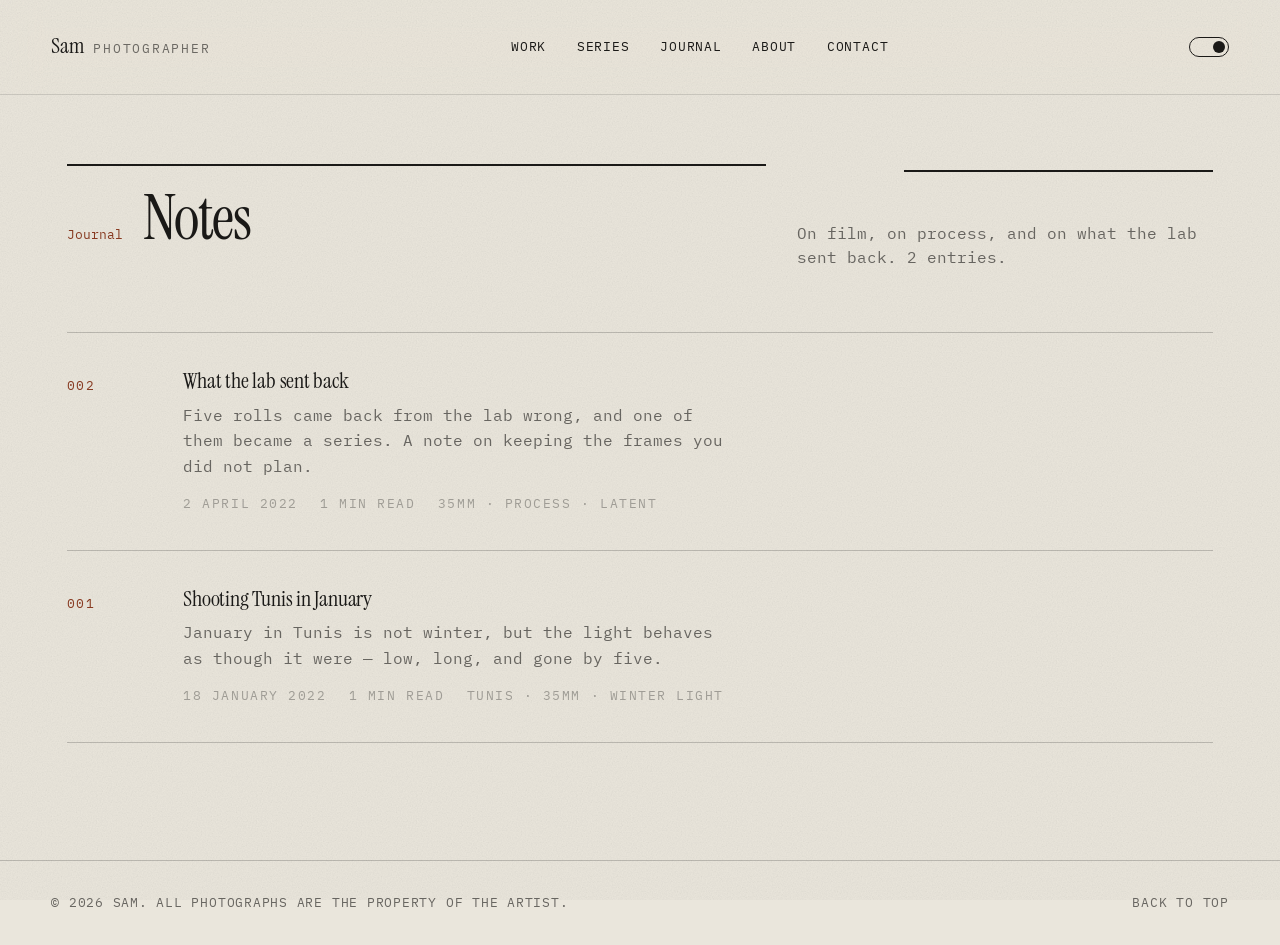
<file: journal/index.html>
<!doctype html>
<html lang="en" data-theme="light">
<head>
<meta charset="utf-8">
<meta name="viewport" content="width=device-width, initial-scale=1">
<title>Journal — Sam</title>
<meta name="description" content="Writing on film, process and the work, by Sam, photographer in Tunis.">
<meta name="theme-color" content="#eae6dc">
<link rel="canonical" href="https://sam-photography.vercel.app/journal/">
<meta name="author" content="Sam">
<meta name="robots" content="index, follow, max-image-preview:large, max-snippet:-1">

<meta property="og:type" content="website">
<meta property="og:title" content="Journal — Sam">
<meta property="og:description" content="Writing on film, process and the work, by Sam, photographer in Tunis.">
<meta property="og:url" content="https://sam-photography.vercel.app/journal/">
<meta property="og:image" content="https://sam-photography.vercel.app/images/hero.jpg">
<meta property="og:site_name" content="Sam — Photographer">
<meta property="og:locale" content="en">
<meta name="twitter:card" content="summary_large_image">

<link rel="alternate" type="application/rss+xml" title="Sam — Journal" href="https://sam-photography.vercel.app/feed.xml">
<link rel="icon" href="data:image/svg+xml,<svg xmlns='http://www.w3.org/2000/svg' viewBox='0 0 32 32'><rect width='32' height='32' fill='%230b0b0c'/><circle cx='16' cy='16' r='6' fill='%23f2efe9'/></svg>">

<link rel="preconnect" href="https://fonts.googleapis.com">
<link rel="preconnect" href="https://fonts.gstatic.com" crossorigin>
<link rel="stylesheet" href="https://fonts.googleapis.com/css2?family=Instrument+Serif:ital@0;1&family=IBM+Plex+Mono:wght@400;500&display=swap">
<link rel="stylesheet" href="../css/style.css">
<script type="application/ld+json">
{
  "@context": "https://schema.org",
  "@type": "Person",
  "@id": "https://sam-photography.vercel.app/#person",
  "name": "Sam",
  "jobTitle": "Photographer",
  "description": "Sam is a photographer based in Tunis, Tunisia, working mainly on 35mm film. The work covers portraiture, jewellery and fashion campaigns, experimental colour film, and black and white street photography made in Tunis and London between 2018 and 2022.",
  "url": "https://sam-photography.vercel.app",
  "email": "mailto:hello@example.com",
  "address": {
    "@type": "PostalAddress",
    "addressLocality": "Tunis",
    "addressCountry": "TN"
  },
  "sameAs": [
    "https://instagram.com/",
    "https://behance.net/"
  ]
}
</script>
<script type="application/ld+json">
{
  "@context": "https://schema.org",
  "@type": "Blog",
  "@id": "https://sam-photography.vercel.app/journal/#blog",
  "name": "Journal — Sam",
  "description": "Writing on film, process and the work, by Sam.",
  "url": "https://sam-photography.vercel.app/journal/",
  "inLanguage": "en",
  "author": {
    "@id": "https://sam-photography.vercel.app/#person"
  },
  "publisher": {
    "@id": "https://sam-photography.vercel.app/#person"
  },
  "blogPost": [
    {
      "@type": "BlogPosting",
      "@id": "https://sam-photography.vercel.app/journal/what-the-lab-sent-back/#post",
      "headline": "What the lab sent back",
      "datePublished": "2022-04-02",
      "url": "https://sam-photography.vercel.app/journal/what-the-lab-sent-back/"
    },
    {
      "@type": "BlogPosting",
      "@id": "https://sam-photography.vercel.app/journal/shooting-tunis-in-january/#post",
      "headline": "Shooting Tunis in January",
      "datePublished": "2022-01-18",
      "url": "https://sam-photography.vercel.app/journal/shooting-tunis-in-january/"
    }
  ]
}
</script>
<script type="application/ld+json">
{
  "@context": "https://schema.org",
  "@type": "BreadcrumbList",
  "itemListElement": [
    {
      "@type": "ListItem",
      "position": 1,
      "name": "Sam",
      "item": "https://sam-photography.vercel.app/"
    },
    {
      "@type": "ListItem",
      "position": 2,
      "name": "Journal",
      "item": "https://sam-photography.vercel.app/journal/"
    }
  ]
}
</script>
</head>
<body class="is-ready">

<header class="site-head" id="siteHead">
  <a class="site-head__mark" href="../">
    <span>Sam</span>
    <em>Photographer</em>
  </a>

  <nav class="site-nav" aria-label="Primary">
    <a href="../#work">Work</a>
    <a href="../#series">Series</a>
    <a href="../journal/">Journal</a>
    <a href="../#about">About</a>
    <a href="../#contact">Contact</a>
  </nav>

  <button class="theme-toggle" id="themeToggle" type="button" aria-pressed="true">
    <span class="theme-toggle__track"><i></i></span>
    <span class="visually-hidden">Switch between dark and light</span>
  </button>
</header>

<main class="journal" id="top">
  <header class="opener opener--stacked">
    <span class="opener__plate">Journal</span>
    <h1 class="opener__title">Notes</h1>
    <p class="opener__note">On film, on process, and on what the lab sent back.
      2 entries.</p>
  </header>

  <div class="entries">
    <article class="entry">
      <a class="entry__link" href="/journal/what-the-lab-sent-back/">
        <span class="entry__no">002</span>
        <div class="entry__body">
          <h2 class="entry__title">What the lab sent back</h2>
          <p class="entry__summary">Five rolls came back from the lab wrong, and one of them became a series. A note on keeping the frames you did not plan.</p>
          <p class="entry__meta">
            <time datetime="2022-04-02">2 April 2022</time>
            <span>1 min read</span><span>35mm · process · Latent</span>
          </p>
        </div>
      </a>
    </article>
    <article class="entry">
      <a class="entry__link" href="/journal/shooting-tunis-in-january/">
        <span class="entry__no">001</span>
        <div class="entry__body">
          <h2 class="entry__title">Shooting Tunis in January</h2>
          <p class="entry__summary">January in Tunis is not winter, but the light behaves as though it were — low, long, and gone by five.</p>
          <p class="entry__meta">
            <time datetime="2022-01-18">18 January 2022</time>
            <span>1 min read</span><span>Tunis · 35mm · Winter Light</span>
          </p>
        </div>
      </a>
    </article>
  </div>
</main>

<footer class="site-foot">
  <p>&copy; <span id="year"></span> Sam. All photographs are the property of the artist.</p>
  <a href="#top">Back to top</a>
</footer>

<script type="module" src="../js/page.js"></script>
</body>
</html>
</file>
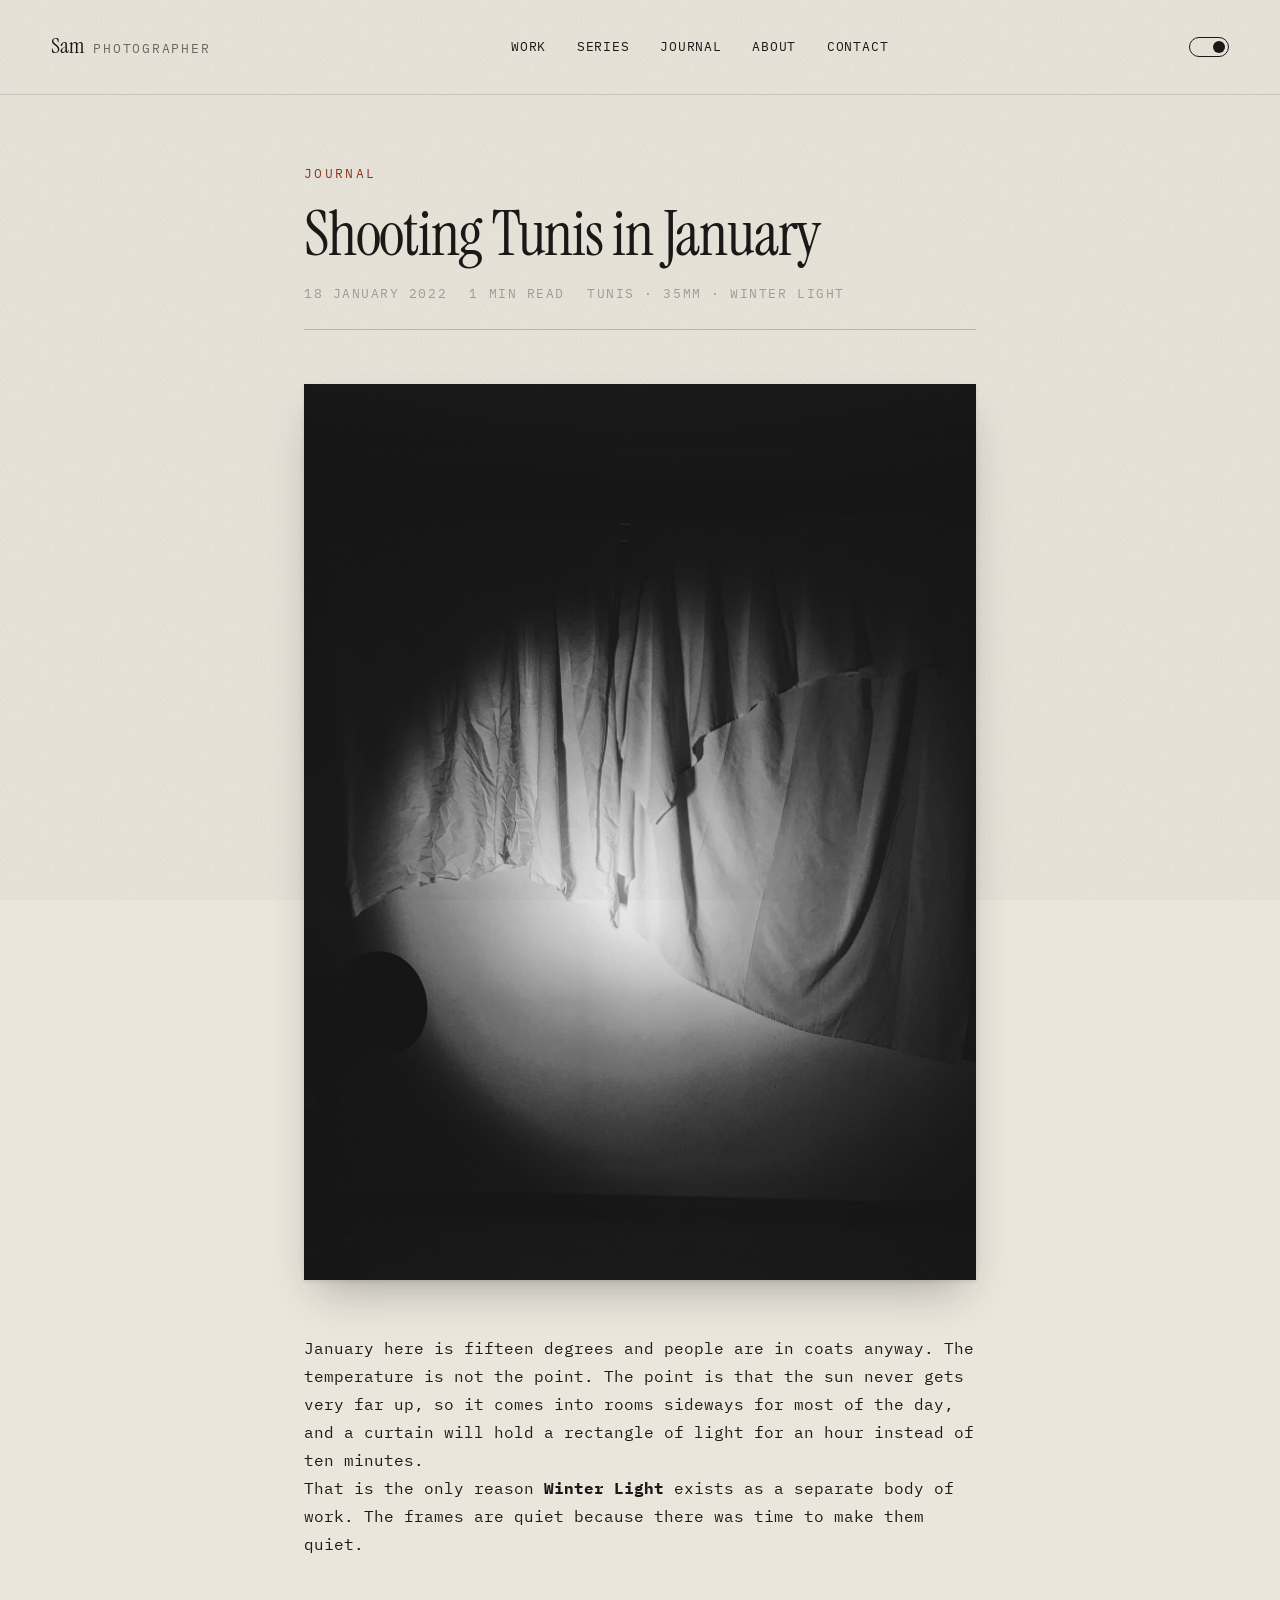
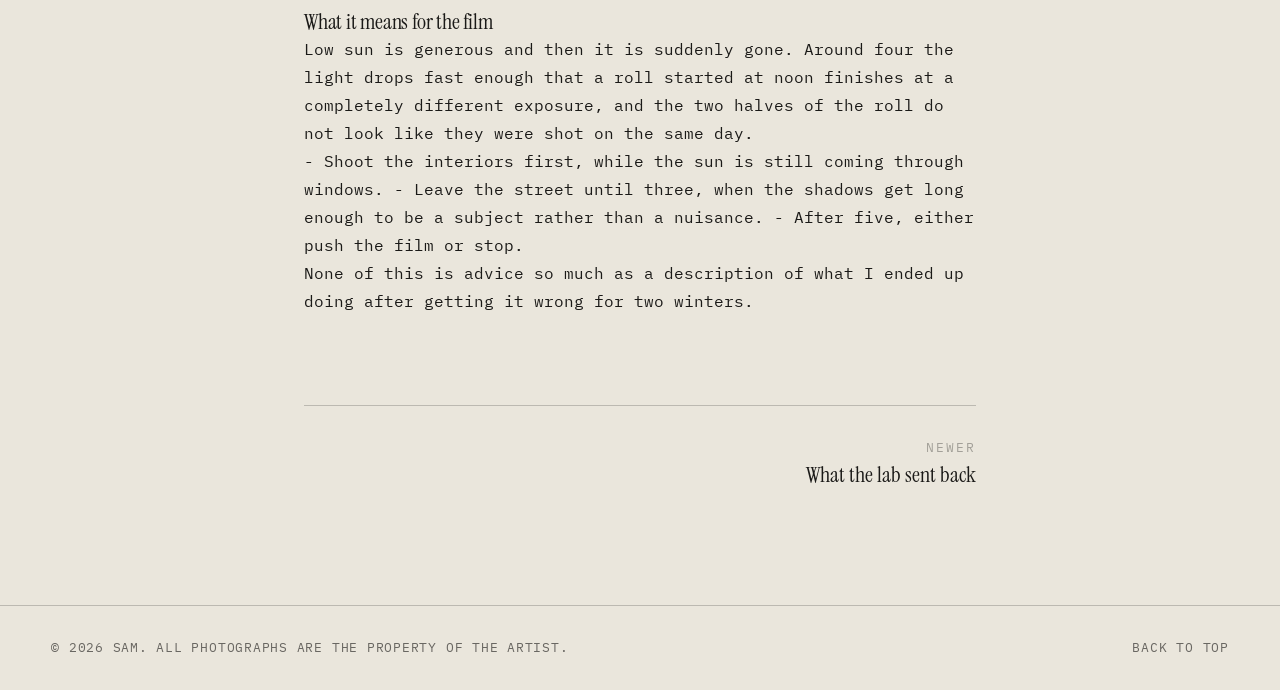
<file: journal/shooting-tunis-in-january/index.html>
<!doctype html>
<html lang="en" data-theme="light">
<head>
<meta charset="utf-8">
<meta name="viewport" content="width=device-width, initial-scale=1">
<title>Shooting Tunis in January — Sam</title>
<meta name="description" content="January in Tunis is not winter, but the light behaves as though it were — low, long, and gone by five.">
<meta name="theme-color" content="#eae6dc">
<link rel="canonical" href="https://sam-photography.vercel.app/journal/shooting-tunis-in-january/">
<meta name="author" content="Sam">
<meta name="robots" content="index, follow, max-image-preview:large, max-snippet:-1">

<meta property="og:type" content="article">
<meta property="og:title" content="Shooting Tunis in January — Sam">
<meta property="og:description" content="January in Tunis is not winter, but the light behaves as though it were — low, long, and gone by five.">
<meta property="og:url" content="https://sam-photography.vercel.app/journal/shooting-tunis-in-january/">
<meta property="og:image" content="https://sam-photography.vercel.app/images/winter-04.jpg">
<meta property="og:site_name" content="Sam — Photographer">
<meta property="og:locale" content="en">
<meta name="twitter:card" content="summary_large_image">

<link rel="alternate" type="application/rss+xml" title="Sam — Journal" href="https://sam-photography.vercel.app/feed.xml">
<link rel="icon" href="data:image/svg+xml,<svg xmlns='http://www.w3.org/2000/svg' viewBox='0 0 32 32'><rect width='32' height='32' fill='%230b0b0c'/><circle cx='16' cy='16' r='6' fill='%23f2efe9'/></svg>">

<link rel="preconnect" href="https://fonts.googleapis.com">
<link rel="preconnect" href="https://fonts.gstatic.com" crossorigin>
<link rel="stylesheet" href="https://fonts.googleapis.com/css2?family=Instrument+Serif:ital@0;1&family=IBM+Plex+Mono:wght@400;500&display=swap">
<link rel="stylesheet" href="../../css/style.css">
<script type="application/ld+json">
{
  "@context": "https://schema.org",
  "@type": "Person",
  "@id": "https://sam-photography.vercel.app/#person",
  "name": "Sam",
  "jobTitle": "Photographer",
  "description": "Sam is a photographer based in Tunis, Tunisia, working mainly on 35mm film. The work covers portraiture, jewellery and fashion campaigns, experimental colour film, and black and white street photography made in Tunis and London between 2018 and 2022.",
  "url": "https://sam-photography.vercel.app",
  "email": "mailto:hello@example.com",
  "address": {
    "@type": "PostalAddress",
    "addressLocality": "Tunis",
    "addressCountry": "TN"
  },
  "sameAs": [
    "https://instagram.com/",
    "https://behance.net/"
  ]
}
</script>
<script type="application/ld+json">
{
  "@context": "https://schema.org",
  "@type": "BlogPosting",
  "@id": "https://sam-photography.vercel.app/journal/shooting-tunis-in-january/#post",
  "headline": "Shooting Tunis in January",
  "name": "Shooting Tunis in January",
  "description": "January in Tunis is not winter, but the light behaves as though it were — low, long, and gone by five.",
  "articleBody": "January here is fifteen degrees and people are in coats anyway. The temperature is not the point. The point is that the sun never gets very far up, so it comes into rooms sideways for most of the day, and a curtain will hold a rectangle of light for an hour instead of ten minutes. That is the only reason Winter Light exists as a separate body of work. The frames are quiet because there was time to make them quiet. What it means for the film Low sun is generous and then it is suddenly gone. Around four the light drops fast enough that a roll started at noon finishes at a completely different exposure, and the two halves of the roll do not look like they were shot on the same day. Shoot the interiors first, while the sun is still coming through windows. Leave the street until three, when the shadows get long enough to be a subject rather than a nuisance. After five, either push the film or stop. None of this is advice so much as a description of what I ended up doing after getting it wrong for two winters.",
  "wordCount": 196,
  "datePublished": "2022-01-18",
  "dateModified": "2022-01-18",
  "inLanguage": "en",
  "url": "https://sam-photography.vercel.app/journal/shooting-tunis-in-january/",
  "mainEntityOfPage": {
    "@type": "WebPage",
    "@id": "https://sam-photography.vercel.app/journal/shooting-tunis-in-january/"
  },
  "author": {
    "@id": "https://sam-photography.vercel.app/#person"
  },
  "publisher": {
    "@id": "https://sam-photography.vercel.app/#person"
  },
  "isPartOf": {
    "@id": "https://sam-photography.vercel.app/journal/#blog"
  },
  "keywords": "Tunis, 35mm, Winter Light",
  "image": {
    "@type": "ImageObject",
    "contentUrl": "https://sam-photography.vercel.app/images/winter-04.jpg",
    "caption": "Daylight pooling through a drawn curtain",
    "creditText": "Sam",
    "creator": {
      "@id": "https://sam-photography.vercel.app/#person"
    }
  }
}
</script>
<script type="application/ld+json">
{
  "@context": "https://schema.org",
  "@type": "BreadcrumbList",
  "itemListElement": [
    {
      "@type": "ListItem",
      "position": 1,
      "name": "Sam",
      "item": "https://sam-photography.vercel.app/"
    },
    {
      "@type": "ListItem",
      "position": 2,
      "name": "Journal",
      "item": "https://sam-photography.vercel.app/journal/"
    },
    {
      "@type": "ListItem",
      "position": 3,
      "name": "Shooting Tunis in January",
      "item": "https://sam-photography.vercel.app/journal/shooting-tunis-in-january/"
    }
  ]
}
</script>
</head>
<body class="is-ready">

<header class="site-head" id="siteHead">
  <a class="site-head__mark" href="../../">
    <span>Sam</span>
    <em>Photographer</em>
  </a>

  <nav class="site-nav" aria-label="Primary">
    <a href="../../#work">Work</a>
    <a href="../../#series">Series</a>
    <a href="../../journal/">Journal</a>
    <a href="../../#about">About</a>
    <a href="../../#contact">Contact</a>
  </nav>

  <button class="theme-toggle" id="themeToggle" type="button" aria-pressed="true">
    <span class="theme-toggle__track"><i></i></span>
    <span class="visually-hidden">Switch between dark and light</span>
  </button>
</header>

<main class="journal" id="top">
  <article class="post">
    <header class="post__head">
      <p class="post__kicker"><a href="/journal/">Journal</a></p>
      <h1 class="post__title">Shooting Tunis in January</h1>
      <p class="post__meta">
        <time datetime="2022-01-18">18 January 2022</time>
        <span>1 min read</span><span>Tunis · 35mm · Winter Light</span>
      </p>
    </header>

    <figure class="post__cover">
      <img src="/images/winter-04.jpg" alt="Daylight pooling through a drawn curtain" fetchpriority="high" decoding="async">
    </figure>
    <div class="post__body">
      <p>January here is fifteen degrees and people are in coats anyway. The temperature is not the point. The point is that the sun never gets very far up, so it comes into rooms sideways for most of the day, and a curtain will hold a rectangle of light for an hour instead of ten minutes.</p>
      <p>That is the only reason <strong>Winter Light</strong> exists as a separate body of work. The frames are quiet because there was time to make them quiet.</p>
      <h2>What it means for the film</h2>
      <p>Low sun is generous and then it is suddenly gone. Around four the light drops fast enough that a roll started at noon finishes at a completely different exposure, and the two halves of the roll do not look like they were shot on the same day.</p>
      <p>- Shoot the interiors first, while the sun is still coming through windows. - Leave the street until three, when the shadows get long enough to be a   subject rather than a nuisance. - After five, either push the film or stop.</p>
      <p>None of this is advice so much as a description of what I ended up doing after getting it wrong for two winters.</p>
    </div>
  </article>

  <nav class="journal__around" aria-label="More entries">
    <span></span>
    <a class="journal__around-link journal__around-link--next" href="/journal/what-the-lab-sent-back/">
      <span>Newer</span><strong>What the lab sent back</strong></a>
  </nav>
</main>

<footer class="site-foot">
  <p>&copy; <span id="year"></span> Sam. All photographs are the property of the artist.</p>
  <a href="#top">Back to top</a>
</footer>

<script type="module" src="../../js/page.js"></script>
</body>
</html>
</file>
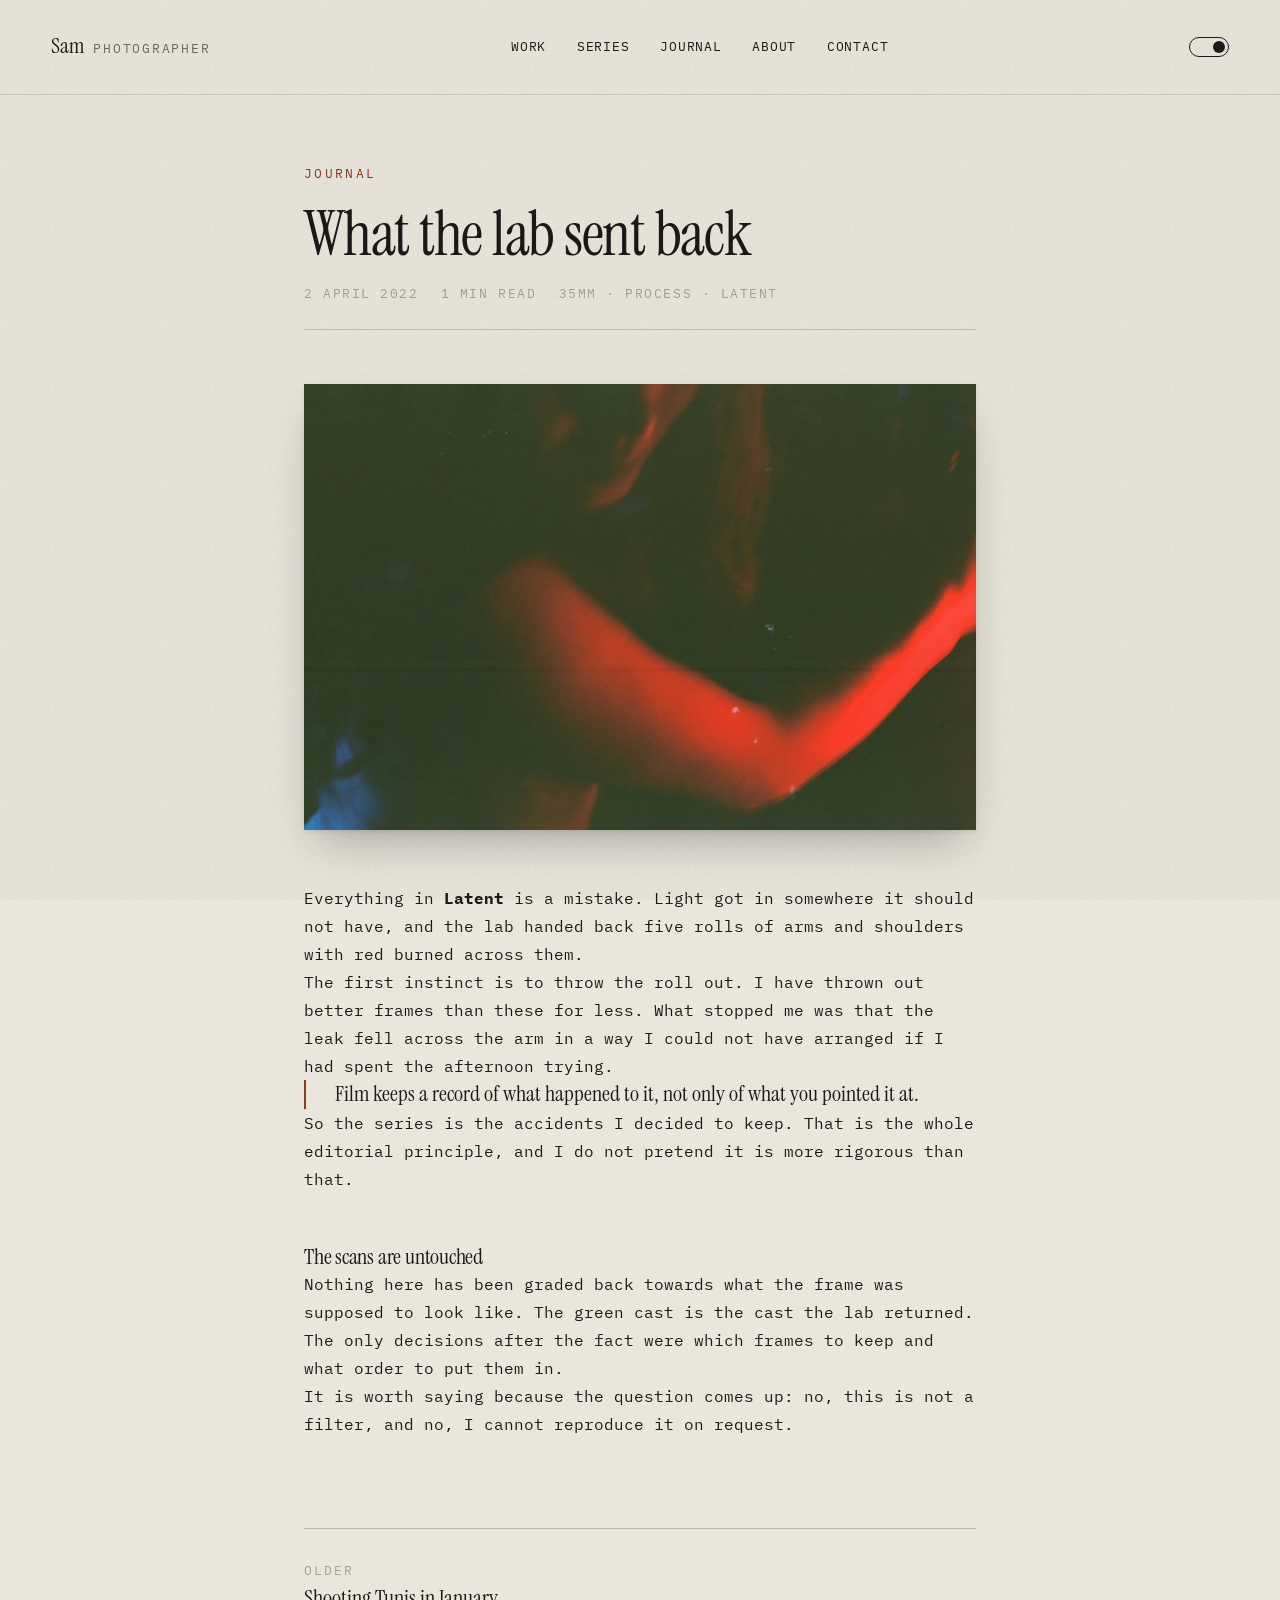
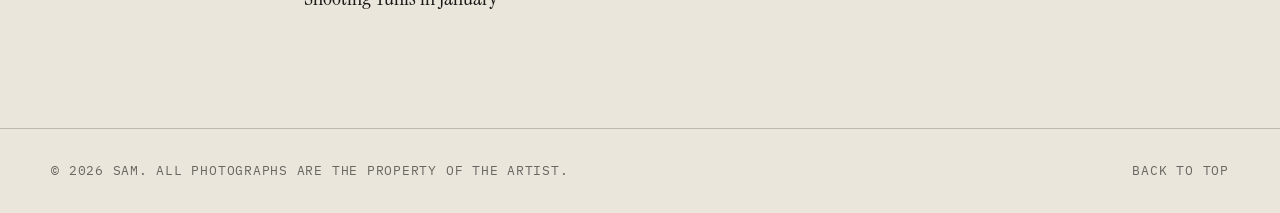
<file: journal/what-the-lab-sent-back/index.html>
<!doctype html>
<html lang="en" data-theme="light">
<head>
<meta charset="utf-8">
<meta name="viewport" content="width=device-width, initial-scale=1">
<title>What the lab sent back — Sam</title>
<meta name="description" content="Five rolls came back from the lab wrong, and one of them became a series. A note on keeping the frames you did not plan.">
<meta name="theme-color" content="#eae6dc">
<link rel="canonical" href="https://sam-photography.vercel.app/journal/what-the-lab-sent-back/">
<meta name="author" content="Sam">
<meta name="robots" content="index, follow, max-image-preview:large, max-snippet:-1">

<meta property="og:type" content="article">
<meta property="og:title" content="What the lab sent back — Sam">
<meta property="og:description" content="Five rolls came back from the lab wrong, and one of them became a series. A note on keeping the frames you did not plan.">
<meta property="og:url" content="https://sam-photography.vercel.app/journal/what-the-lab-sent-back/">
<meta property="og:image" content="https://sam-photography.vercel.app/images/latent-01.jpg">
<meta property="og:site_name" content="Sam — Photographer">
<meta property="og:locale" content="en">
<meta name="twitter:card" content="summary_large_image">

<link rel="alternate" type="application/rss+xml" title="Sam — Journal" href="https://sam-photography.vercel.app/feed.xml">
<link rel="icon" href="data:image/svg+xml,<svg xmlns='http://www.w3.org/2000/svg' viewBox='0 0 32 32'><rect width='32' height='32' fill='%230b0b0c'/><circle cx='16' cy='16' r='6' fill='%23f2efe9'/></svg>">

<link rel="preconnect" href="https://fonts.googleapis.com">
<link rel="preconnect" href="https://fonts.gstatic.com" crossorigin>
<link rel="stylesheet" href="https://fonts.googleapis.com/css2?family=Instrument+Serif:ital@0;1&family=IBM+Plex+Mono:wght@400;500&display=swap">
<link rel="stylesheet" href="../../css/style.css">
<script type="application/ld+json">
{
  "@context": "https://schema.org",
  "@type": "Person",
  "@id": "https://sam-photography.vercel.app/#person",
  "name": "Sam",
  "jobTitle": "Photographer",
  "description": "Sam is a photographer based in Tunis, Tunisia, working mainly on 35mm film. The work covers portraiture, jewellery and fashion campaigns, experimental colour film, and black and white street photography made in Tunis and London between 2018 and 2022.",
  "url": "https://sam-photography.vercel.app",
  "email": "mailto:hello@example.com",
  "address": {
    "@type": "PostalAddress",
    "addressLocality": "Tunis",
    "addressCountry": "TN"
  },
  "sameAs": [
    "https://instagram.com/",
    "https://behance.net/"
  ]
}
</script>
<script type="application/ld+json">
{
  "@context": "https://schema.org",
  "@type": "BlogPosting",
  "@id": "https://sam-photography.vercel.app/journal/what-the-lab-sent-back/#post",
  "headline": "What the lab sent back",
  "name": "What the lab sent back",
  "description": "Five rolls came back from the lab wrong, and one of them became a series. A note on keeping the frames you did not plan.",
  "articleBody": "Everything in Latent is a mistake. Light got in somewhere it should not have, and the lab handed back five rolls of arms and shoulders with red burned across them. The first instinct is to throw the roll out. I have thrown out better frames than these for less. What stopped me was that the leak fell across the arm in a way I could not have arranged if I had spent the afternoon trying. Film keeps a record of what happened to it, not only of what you pointed it at. So the series is the accidents I decided to keep. That is the whole editorial principle, and I do not pretend it is more rigorous than that. The scans are untouched Nothing here has been graded back towards what the frame was supposed to look like. The green cast is the cast the lab returned. The only decisions after the fact were which frames to keep and what order to put them in. It is worth saying because the question comes up: no, this is not a filter, and no, I cannot reproduce it on request.",
  "wordCount": 188,
  "datePublished": "2022-04-02",
  "dateModified": "2022-04-02",
  "inLanguage": "en",
  "url": "https://sam-photography.vercel.app/journal/what-the-lab-sent-back/",
  "mainEntityOfPage": {
    "@type": "WebPage",
    "@id": "https://sam-photography.vercel.app/journal/what-the-lab-sent-back/"
  },
  "author": {
    "@id": "https://sam-photography.vercel.app/#person"
  },
  "publisher": {
    "@id": "https://sam-photography.vercel.app/#person"
  },
  "isPartOf": {
    "@id": "https://sam-photography.vercel.app/journal/#blog"
  },
  "keywords": "35mm, process, Latent",
  "image": {
    "@type": "ImageObject",
    "contentUrl": "https://sam-photography.vercel.app/images/latent-01.jpg",
    "caption": "A red light leak cutting across a bare arm on green-cast colour film",
    "creditText": "Sam",
    "creator": {
      "@id": "https://sam-photography.vercel.app/#person"
    }
  }
}
</script>
<script type="application/ld+json">
{
  "@context": "https://schema.org",
  "@type": "BreadcrumbList",
  "itemListElement": [
    {
      "@type": "ListItem",
      "position": 1,
      "name": "Sam",
      "item": "https://sam-photography.vercel.app/"
    },
    {
      "@type": "ListItem",
      "position": 2,
      "name": "Journal",
      "item": "https://sam-photography.vercel.app/journal/"
    },
    {
      "@type": "ListItem",
      "position": 3,
      "name": "What the lab sent back",
      "item": "https://sam-photography.vercel.app/journal/what-the-lab-sent-back/"
    }
  ]
}
</script>
</head>
<body class="is-ready">

<header class="site-head" id="siteHead">
  <a class="site-head__mark" href="../../">
    <span>Sam</span>
    <em>Photographer</em>
  </a>

  <nav class="site-nav" aria-label="Primary">
    <a href="../../#work">Work</a>
    <a href="../../#series">Series</a>
    <a href="../../journal/">Journal</a>
    <a href="../../#about">About</a>
    <a href="../../#contact">Contact</a>
  </nav>

  <button class="theme-toggle" id="themeToggle" type="button" aria-pressed="true">
    <span class="theme-toggle__track"><i></i></span>
    <span class="visually-hidden">Switch between dark and light</span>
  </button>
</header>

<main class="journal" id="top">
  <article class="post">
    <header class="post__head">
      <p class="post__kicker"><a href="/journal/">Journal</a></p>
      <h1 class="post__title">What the lab sent back</h1>
      <p class="post__meta">
        <time datetime="2022-04-02">2 April 2022</time>
        <span>1 min read</span><span>35mm · process · Latent</span>
      </p>
    </header>

    <figure class="post__cover">
      <img src="/images/latent-01.jpg" alt="A red light leak cutting across a bare arm on green-cast colour film" fetchpriority="high" decoding="async">
    </figure>
    <div class="post__body">
      <p>Everything in <strong>Latent</strong> is a mistake. Light got in somewhere it should not have, and the lab handed back five rolls of arms and shoulders with red burned across them.</p>
      <p>The first instinct is to throw the roll out. I have thrown out better frames than these for less. What stopped me was that the leak fell across the arm in a way I could not have arranged if I had spent the afternoon trying.</p>
      <blockquote><p>Film keeps a record of what happened to it, not only of what you pointed it at.</p></blockquote>
      <p>So the series is the accidents I decided to keep. That is the whole editorial principle, and I do not pretend it is more rigorous than that.</p>
      <h2>The scans are untouched</h2>
      <p>Nothing here has been graded back towards what the frame was supposed to look like. The green cast is the cast the lab returned. The only decisions after the fact were which frames to keep and what order to put them in.</p>
      <p>It is worth saying because the question comes up: no, this is not a filter, and no, I cannot reproduce it on request.</p>
    </div>
  </article>

  <nav class="journal__around" aria-label="More entries">
    <a class="journal__around-link" href="/journal/shooting-tunis-in-january/">
      <span>Older</span><strong>Shooting Tunis in January</strong></a>
    <span></span>
  </nav>
</main>

<footer class="site-foot">
  <p>&copy; <span id="year"></span> Sam. All photographs are the property of the artist.</p>
  <a href="#top">Back to top</a>
</footer>

<script type="module" src="../../js/page.js"></script>
</body>
</html>
</file>
<file: css/crt.css>
/* =========================================================================
   Sam — the gallery page
   The work played back on a monitor: a dark tube, dot-matrix type, and the
   photographs hanging in a white room behind the glass.

   Ordered: tokens, base, chrome, title, work, about, contact, menu, viewer,
   loader. Written plain first — a dark page of text and photographs — and
   then, under `.gl`, laid over the scene js/scene.js draws.

   The journal keeps css/style.css; this file is the gallery's alone.
   ========================================================================= */

/* --- Tokens ------------------------------------------------------------ */
:root {
  --tube: #050505;
  --glass: #f1f1ee;
  --ink: #0a0a0a;
  --signal: #36e36b;                 /* the one colour that is not a photograph's */

  /* What type is set in right now. Flipped by `data-tone` as the scene
     behind it goes from the dark title to the white room and back. */
  --fg: var(--glass);
  --fg-dim: rgb(241 241 238 / 0.62);
  --chip: transparent;

  --font-dot: 'Doto', ui-monospace, SFMono-Regular, Menlo, Consolas, monospace;
  --font-mono: 'IBM Plex Mono', ui-monospace, SFMono-Regular, Menlo, Consolas, monospace;

  --step--1: 0.72rem;
  --step-0: 0.8125rem;
  --step-1: clamp(1.05rem, 0.95rem + 0.45vw, 1.35rem);
  --step-2: clamp(1.7rem, 1.2rem + 1.9vw, 2.6rem);
  --step-3: clamp(3rem, 1.6rem + 6vw, 6.4rem);

  --pad: clamp(1.15rem, 3vw, 2.7rem);
  --space-1: 0.35rem;
  --space-2: 0.7rem;
  --space-3: 1.4rem;
  --space-4: 2.8rem;
  --space-5: clamp(4rem, 12vh, 8rem);

  --ease: cubic-bezier(0.22, 1, 0.36, 1);
  color-scheme: dark;
}
[data-tone='dark'] {
  --fg: var(--ink);
  --fg-dim: rgb(10 10 10 / 0.6);
  --chip: #fff;
}

/* --- Base -------------------------------------------------------------- */
*, *::before, *::after { box-sizing: border-box; }
html { -webkit-text-size-adjust: 100%; scroll-padding-top: 4.5rem; }
body {
  margin: 0;
  background: var(--tube);
  color: var(--fg);
  font: 400 var(--step-0)/1.55 var(--font-mono);
  letter-spacing: 0.06em;
  text-transform: uppercase;
  -webkit-font-smoothing: antialiased;
}
h1, h2, p, ul, ol, dl, dd, figure { margin: 0; padding: 0; }
ul, ol { list-style: none; }
a { color: inherit; text-decoration: none; }
button { font: inherit; letter-spacing: inherit; text-transform: inherit; color: inherit; background: none; border: 0; padding: 0; cursor: pointer; }
img { display: block; max-width: 100%; height: auto; }

:focus-visible { outline: 2px solid var(--signal); outline-offset: 3px; }

a:hover, button:hover { text-decoration: underline; text-underline-offset: 0.25em; }

.visually-hidden {
  position: absolute;
  width: 1px; height: 1px;
  margin: -1px; padding: 0;
  overflow: hidden;
  clip-path: inset(50%);
  white-space: nowrap;
}
.skip-link {
  position: fixed;
  top: var(--space-2); left: var(--space-2);
  z-index: 600;
  padding: var(--space-2) var(--space-3);
  background: var(--glass);
  color: var(--ink);
  transform: translateY(-200%);
}
.skip-link:focus-visible { transform: none; }

.kicker {
  color: var(--fg-dim);
  margin-bottom: var(--space-3);
}
.kicker::before { content: '// '; }

/* --- The scene --------------------------------------------------------- */
.scene { display: none; }
.gl .scene {
  display: block;
  position: fixed;
  inset: 0;
  width: 100%; height: 100%;
  z-index: 0;
}
.gl main, .gl .foot { position: relative; z-index: 1; }
.gl.can-open main { cursor: pointer; }

/* --- Chrome ------------------------------------------------------------ */
.head {
  position: fixed;
  inset: 0 0 auto 0;
  z-index: 50;
  display: flex;
  align-items: center;
  justify-content: space-between;
  padding: var(--space-3) var(--pad);
  color: var(--fg);
  pointer-events: none;
}
.head > * { pointer-events: auto; }
/* Without the scene the page scrolls under the chrome as ordinary text. */
html:not(.gl) .head { background: var(--tube); pointer-events: auto; }
.head__mark {
  font: 900 1.3rem/1 var(--font-dot);
  letter-spacing: 0.02em;
}
/* Over the white room the chrome sits on chips, as the captions do. */
.head__mark, .head__talk, .head__menu {
  background: var(--chip);
  padding: 0.1em 0.35em;
  margin-inline: -0.35em;
}
.head__nav { display: flex; align-items: center; gap: var(--space-4); }
.head__talk i {
  display: inline-block;
  width: 0.34em; height: 0.34em;
  margin-left: 0.5em;
  background: var(--signal);
  vertical-align: middle;
  animation: blink 1.6s steps(1) infinite;
}
@keyframes blink { 50% { opacity: 0; } }
.head__menu { display: inline-flex; align-items: center; gap: 0.5em; }
.head__menu svg { width: 0.85em; height: 0.85em; fill: none; stroke: currentColor; stroke-width: 1.2; }

.foot {
  display: flex;
  flex-wrap: wrap;
  gap: var(--space-2) var(--space-4);
  justify-content: space-between;
  padding: var(--space-3) var(--pad);
  font-size: var(--step--1);
  color: var(--fg-dim);
}

/* --- Title ------------------------------------------------------------- */
.title {
  position: relative;
  min-height: 100svh;
  display: grid;
  grid-template-columns: 1fr auto;
  align-items: center;
  gap: var(--space-4);
  padding: var(--space-5) var(--pad);
}
.title h1 {
  font: 900 var(--step-3)/0.9 var(--font-dot);
  letter-spacing: 0;
}
.title__sub {
  display: flex;
  gap: var(--space-4);
  margin-top: var(--space-2);
  color: var(--fg-dim);
}
.title__side { width: min(21rem, 42vw); }
.title__line {
  font: 900 var(--step-1)/1.15 var(--font-dot);
  margin-bottom: var(--space-3);
}
.title__facts div,
.about__facts div {
  display: flex;
  justify-content: space-between;
  gap: var(--space-3);
  padding: var(--space-1) 0;
  border-top: 1px dotted var(--fg-dim);
}
.title__facts dt, .about__facts dt { color: var(--fg-dim); }
.title__facts dd, .about__facts dd { text-align: right; }
.title__enter {
  position: absolute;
  left: var(--pad);
  bottom: var(--space-4);
}

@media (max-width: 640px) {
  .title { grid-template-columns: 1fr; align-content: center; }
  .title__side { width: 100%; }
}

/* --- Work, plain: no scene, so the photographs are simply shown -------- */
.work { padding: var(--space-5) var(--pad); }
.work h2 { font: 900 var(--step-2)/1 var(--font-dot); }
.work__series, .work__caption { display: none; }
.work__plain { max-width: 46ch; margin: var(--space-3) 0 var(--space-4); color: var(--fg-dim); }

.grid { columns: 3 17rem; column-gap: var(--space-3); }
.shot { break-inside: avoid; margin-bottom: var(--space-4); }
.shot__frame { display: block; }
.shot__frame img { width: 100%; }
.shot__cap {
  display: flex;
  gap: var(--space-2);
  padding-top: var(--space-2);
  font-size: var(--step--1);
}
.shot__plate, .shot__where { color: var(--fg-dim); }
.shot__where { margin-left: auto; text-align: right; }

/* --- Work, with the scene ---------------------------------------------- */
/* Tall, so there is something to scroll: about half a screen per slot in
   the room. --slots is set by js/main.js from the number of prints. */
.gl .work {
  height: calc(var(--slots, 40) * 46vh + 100vh);
  padding: 0;
}
.gl .work__plain { display: none; }
/* The list of photographs stays in the document for the keyboard, for
   screen readers and for crawlers, but the room is what is looked at. */
.gl .grid {
  position: absolute;
  width: 1px; height: 1px;
  overflow: hidden;
  clip-path: inset(50%);
}
.gl .grid picture, .gl .shot__cap { display: none; }

.gl .work__hud {
  position: sticky;
  top: 0;
  height: 100svh;
  padding: var(--space-5) var(--pad) var(--space-4);
  display: flex;
  flex-direction: column;
  justify-content: space-between;
  pointer-events: none;
}
.gl .work__hud > * { pointer-events: auto; }
.gl .work__index { margin-top: auto; margin-bottom: auto; width: fit-content; }
.gl .work__series { display: block; margin-top: var(--space-2); }

/* Type in the room sits on chips of the wall colour, so a print passing
   behind it never makes it unreadable. */
.gl .work__hud :is(h2, button, p, a) {
  background: var(--chip);
  box-decoration-break: clone;
  -webkit-box-decoration-break: clone;
  padding: 0.1em 0.35em;
  margin-left: -0.35em;
}
.gl .work__hud p, .gl .work__hud h2 { width: fit-content; }

.work__series button { color: var(--fg-dim); }
.work__series button[aria-current] { color: var(--fg); }
.work__series button[aria-current]::before { content: '● '; font-size: 0.6em; vertical-align: 0.2em; }

.gl .work__caption { display: block; max-width: min(24rem, 100%); }
.work__count { color: var(--fg-dim); }
.work__name { font: 900 var(--step-2)/1 var(--font-dot); margin-block: var(--space-1); }
.work__note { text-transform: none; letter-spacing: 0.01em; margin-bottom: var(--space-1); }
.work__facts { color: var(--fg-dim); }
.work__open { display: inline-block; margin-top: var(--space-2); }

@media (max-width: 640px) {
  .gl .work__hud { padding-top: 4.2rem; }
  .gl .work__index { margin-top: 0; }
  .gl .work__index h2 { font-size: var(--step-1); }
  /* No room for the whole list beside a print: show where you are, and
     leave the rest to the menu. */
  .gl .work__series li:not(:has([aria-current])) { display: none; }
}

/* --- About ------------------------------------------------------------- */
.about {
  min-height: 100svh;
  display: grid;
  grid-template-columns: minmax(0, 1.2fr) minmax(0, 1fr);
  gap: var(--space-5) var(--space-4);
  align-items: start;
  padding: var(--space-5) var(--pad);
}
.gl .about { padding-top: 40vh; }
.about__lead {
  font: 900 var(--step-1)/1.3 var(--font-dot);
  max-width: 34ch;
}
.about__services {
  display: flex;
  flex-wrap: wrap;
  gap: var(--space-1) var(--space-3);
  margin-block: var(--space-4) var(--space-3);
}
.about__facts { max-width: 26rem; }
.about__more { display: inline-block; margin-top: var(--space-3); }

.about__faq div { padding: var(--space-2) 0; border-top: 1px dotted var(--fg-dim); }
.about__faq dt { color: var(--fg-dim); }
.about__faq dt::before { content: '> '; }
.about__faq dd { text-transform: none; letter-spacing: 0.01em; max-width: 52ch; }

@media (max-width: 800px) {
  .about { grid-template-columns: 1fr; }
}

/* --- Contact ----------------------------------------------------------- */
.contact {
  min-height: 80svh;
  display: flex;
  flex-direction: column;
  justify-content: center;
  padding: var(--space-5) var(--pad);
}
.contact__lead { font: 400 var(--step-0)/1.55 var(--font-mono); }
.contact__mail {
  font: 900 clamp(1.5rem, 0.4rem + 5.4vw, 5.2rem)/1 var(--font-dot);
  letter-spacing: 0;
  margin-block: var(--space-3) var(--space-4);
  overflow-wrap: anywhere;
  width: fit-content;
  max-width: 100%;
}
.contact__social { display: flex; gap: var(--space-4); }
.contact__social a::before { content: '> '; }

/* --- Menu and viewer: both native dialogs ------------------------------ */
dialog {
  width: 100vw; height: 100dvh;
  max-width: none; max-height: none;
  margin: 0; border: 0;
  padding: var(--space-3) var(--pad);
  background: var(--tube);
  color: var(--glass);
  --fg: var(--glass);
  --fg-dim: rgb(241 241 238 / 0.62);
}
dialog::backdrop { background: var(--tube); }

.menu[open] { display: flex; flex-direction: column; }
.menu__close, .viewer__close { align-self: flex-end; }
.menu__nav { margin-block: auto; }
.menu__main > li > a {
  display: inline-block;
  font: 900 var(--step-3)/1 var(--font-dot);
  letter-spacing: 0;
}
.menu__main > li + li { margin-top: var(--space-2); }
.menu__series {
  display: flex;
  flex-wrap: wrap;
  gap: var(--space-1) var(--space-3);
  margin-block: var(--space-2) var(--space-3);
  color: var(--fg-dim);
}
.menu__series a:hover { color: var(--fg); }

.viewer[open] { display: flex; flex-direction: column; gap: var(--space-3); }
.viewer__stage {
  flex: 1;
  min-height: 0;
  display: flex;
  flex-direction: column;
  gap: var(--space-3);
}
.viewer__picture {
  flex: 1;
  min-height: 12rem;
  position: relative;
}
/* The whole frame, never cropped, never larger than its file. */
.viewer__picture img {
  position: absolute;
  inset: 0;
  width: 100%; height: 100%;
  max-width: none;
  object-fit: scale-down;
}
.viewer__count, .viewer__facts { color: var(--fg-dim); }
.viewer__title { font: 900 var(--step-2)/1 var(--font-dot); margin-block: var(--space-1); }
.viewer__note { text-transform: none; letter-spacing: 0.01em; max-width: 60ch; }
.viewer__nav { display: flex; justify-content: space-between; }
.viewer__nav button, .menu__close, .viewer__close { padding: var(--space-2) 0; }

@media (min-width: 900px) {
  .viewer__stage { flex-direction: row; align-items: flex-end; }
  .viewer__caption { width: 18rem; flex: none; }
  .viewer__picture { align-self: stretch; }
}

/* --- Loader ------------------------------------------------------------ */
/* Only where scripting is on — without it there is nothing to wait for. */
.loader { display: none; }
.js .loader {
  position: fixed;
  inset: 0;
  z-index: 500;
  display: grid;
  place-content: center;
  justify-items: center;
  gap: var(--space-1);
  background: #000;
  color: #cde7e9;
  transition: opacity 0.5s, visibility 0.5s;
}
.loader__word { font: 900 var(--step-2)/1 var(--font-dot); }
.loader__word::after { content: '_'; animation: blink 0.8s steps(1) infinite; }
.js.is-ready .loader { opacity: 0; visibility: hidden; }

@media (prefers-reduced-motion: reduce) {
  *, *::before, *::after { animation: none !important; transition: none !important; }
}
</file>
<file: css/style.css>
/* =========================================================================
   Sam — photography portfolio
   A single stylesheet, ordered: tokens, base, chrome, sections, viewer.
   ========================================================================= */

/* --- Tokens ------------------------------------------------------------ */
:root {
  /* Paper, not screen: a warm stock with ink on it. */
  --bg: #eae6dc;
  --bg-soft: #ded9cc;
  --ink: #1a1917;
  --muted: rgb(26 25 23 / 0.62);
  --faint: rgb(26 25 23 / 0.34);
  --line: rgb(26 25 23 / 0.22);
  --accent: #8a3b21;
  --shade: rgb(16 15 13 / 0.88);

  --font-display: 'Instrument Serif', 'Iowan Old Style', Georgia, 'Times New Roman', serif;
  --font-ui: 'IBM Plex Mono', ui-monospace, SFMono-Regular, Menlo, Consolas, monospace;

  /* Fluid scale: everything keys off the viewport so nothing needs a
     breakpoint just to stay in proportion. */
  --step--1: clamp(0.72rem, 0.68rem + 0.18vw, 0.8rem);
  --step-0:  clamp(0.9rem, 0.86rem + 0.2vw, 1rem);
  --step-1:  clamp(1.1rem, 1rem + 0.5vw, 1.35rem);
  --step-2:  clamp(2rem, 1.15rem + 3.4vw, 4.4rem);
  --step-3:  clamp(2.4rem, 1.4rem + 4.4vw, 5rem);
  --step-4:  clamp(3.2rem, 0.8rem + 10vw, 11rem);

  /* Replaced with the header's measured height as soon as the script runs. */
  --head-h: 5.2rem;

  --gutter: clamp(1.15rem, 4vw, 4.5rem);
  --gap: clamp(1rem, 2.2vw, 2.4rem);
  --rhythm: clamp(5rem, 13vh, 11rem);

  /* Frosted chrome, and the shadow a print casts on the stock it sits on. */
  --glass: rgb(234 230 220 / 0.66);
  /* Chrome that sits over photographs needs more body than chrome over paper. */
  --glass-solid: rgb(234 230 220 / 0.88);
  --glass-line: rgb(26 25 23 / 0.14);
  --lift-1: 0 1px 2px rgb(26 25 23 / 0.07), 0 6px 14px -6px rgb(26 25 23 / 0.16);
  --lift-2: 0 2px 4px rgb(26 25 23 / 0.09), 0 22px 42px -14px rgb(26 25 23 / 0.3);

  --ease: cubic-bezier(0.22, 1, 0.36, 1);
  --ease-io: cubic-bezier(0.65, 0, 0.35, 1);
  --dur: 0.7s;

  color-scheme: light;
}

[data-theme='dark'] {
  --bg: #12110f;
  --bg-soft: #1c1a17;
  --ink: #ece7dc;
  --muted: rgb(236 231 220 / 0.58);
  --faint: rgb(236 231 220 / 0.3);
  --line: rgb(236 231 220 / 0.2);
  --accent: #c2643f;
  --shade: rgb(8 7 6 / 0.9);
  --glass: rgb(18 17 15 / 0.64);
  --glass-solid: rgb(18 17 15 / 0.9);
  --glass-line: rgb(236 231 220 / 0.16);
  --lift-1: 0 1px 2px rgb(0 0 0 / 0.5), 0 6px 16px -6px rgb(0 0 0 / 0.6);
  --lift-2: 0 2px 6px rgb(0 0 0 / 0.55), 0 26px 48px -14px rgb(0 0 0 / 0.75);
  color-scheme: dark;
}

/* --- Base -------------------------------------------------------------- */
*, *::before, *::after { box-sizing: border-box; }

html {
  -webkit-text-size-adjust: 100%;
  scroll-behavior: smooth;
}

body {
  margin: 0;
  background: var(--bg);
  color: var(--ink);
  font-family: var(--font-ui);
  font-size: var(--step-0);
  font-weight: 400;
  line-height: 1.55;
  letter-spacing: 0;
  overflow-x: hidden;
  -webkit-font-smoothing: antialiased;
  transition: background-color 0.6s var(--ease), color 0.6s var(--ease);
}

body.is-locked { overflow: hidden; }

/* A little tooth in the stock. Fixed, so it reads as the paper rather than
   as something painted on the content. */
body::after {
  content: '';
  position: fixed;
  inset: 0;
  z-index: 500;
  pointer-events: none;
  opacity: 0.5;
  mix-blend-mode: multiply;
  background-image: url("data:image/svg+xml,%3Csvg xmlns='http://www.w3.org/2000/svg' width='160' height='160'%3E%3Cfilter id='g'%3E%3CfeTurbulence type='fractalNoise' baseFrequency='0.8' numOctaves='4'/%3E%3CfeColorMatrix type='saturate' values='0'/%3E%3C/filter%3E%3Crect width='160' height='160' filter='url(%23g)' opacity='0.32'/%3E%3C/svg%3E");
}
[data-theme='dark'] body::after { mix-blend-mode: screen; opacity: 0.32; }

img { display: block; max-width: 100%; height: auto; }

/* Layout display values otherwise beat the hidden attribute. */
[hidden] { display: none !important; }

h1, h2, h3, p, figure, dl, dd, ul { margin: 0; padding: 0; }
ul { list-style: none; }

a { color: inherit; text-decoration: none; }

button {
  font: inherit;
  color: inherit;
  background: none;
  border: 0;
  padding: 0;
  cursor: pointer;
}

::selection { background: var(--accent); color: var(--bg); }

:focus-visible {
  outline: 1px solid var(--accent);
  outline-offset: 4px;
}

.visually-hidden {
  position: absolute;
  width: 1px; height: 1px;
  margin: -1px; padding: 0;
  overflow: hidden;
  clip-path: inset(50%);
  white-space: nowrap;
}

.skip-link {
  position: fixed;
  top: 0.6rem; left: 0.6rem;
  z-index: 300;
  padding: 0.6rem 1rem;
  background: var(--ink);
  color: var(--bg);
  transform: translateY(-200%);
  transition: transform 0.3s var(--ease);
}
.skip-link:focus-visible { transform: none; }

.display {
  font-family: var(--font-display);
  font-weight: 400;
  line-height: 0.94;
  letter-spacing: -0.02em;
}
.display em { font-style: italic; }

/* Every piece of micro-copy on the page is set as catalogue data. */
.label, .site-nav a, .filters button, .section__title .idx,
.about__meta dt, .lightbox__meta, .lightbox__counter,
.site-foot, .scroll-cue span:last-child, .shot__plate, .shot__where,
.index-row__side, .about__services li {
  font-family: var(--font-ui);
  font-size: var(--step--1);
  letter-spacing: 0.06em;
  text-transform: uppercase;
  font-weight: 400;
}

/* --- Header ------------------------------------------------------------ */
.site-head {
  position: fixed;
  inset: 0 0 auto;
  z-index: 110;
  display: flex;
  align-items: center;
  justify-content: space-between;
  gap: var(--gap);
  padding: clamp(1rem, 2.4vw, 1.9rem) var(--gutter);
  color: var(--ink);
  background: var(--glass);
  backdrop-filter: blur(20px) saturate(1.4);
  -webkit-backdrop-filter: blur(20px) saturate(1.4);
  border-bottom: 1px solid var(--glass-line);
  transition: transform 0.5s var(--ease), opacity 0.4s, color 0.4s var(--ease),
              background-color 0.5s var(--ease), border-color 0.5s var(--ease);
}
/* Over the title page there is nothing to veil, so the chrome drops away and
   leaves only type on paper. It takes its glass back once the work starts. */
.site-head.is-over-hero {
  background: transparent;
  backdrop-filter: none;
  -webkit-backdrop-filter: none;
  border-bottom-color: transparent;
}
.site-head.is-hidden { transform: translateY(-110%); opacity: 0; }

.site-head__mark {
  display: flex;
  align-items: baseline;
  gap: 0.6rem;
}
.site-head__mark span {
  font-family: var(--font-display);
  font-size: var(--step-1);
  letter-spacing: -0.01em;
}
.site-head__mark em {
  font-style: normal;
  font-size: var(--step--1);
  letter-spacing: 0.14em;
  text-transform: uppercase;
  opacity: 0.6;
}

.site-nav { display: flex; gap: clamp(1rem, 2.4vw, 2.2rem); }
.site-nav a { position: relative; padding-block: 0.3rem; }
.site-nav a::after {
  content: '';
  position: absolute;
  left: 0; bottom: 0;
  width: 100%; height: 1px;
  background: currentColor;
  transform: scaleX(0);
  transform-origin: 100% 50%;
  transition: transform 0.5s var(--ease);
}
.site-nav a:hover::after,
.site-nav a:focus-visible::after { transform: scaleX(1); transform-origin: 0 50%; }

.theme-toggle { display: grid; place-items: center; }
.theme-toggle__track {
  display: block;
  width: 40px; height: 20px;
  border: 1px solid currentColor;
  border-radius: 999px;
  padding: 3px;
}
.theme-toggle__track i {
  display: block;
  width: 12px; height: 12px;
  border-radius: 50%;
  background: currentColor;
  transition: transform 0.45s var(--ease);
}
.theme-toggle[aria-pressed='true'] .theme-toggle__track i { transform: translateX(20px); }

/* --- Hero -------------------------------------------------------------- */
/* --- Title page ----------------------------------------------------------
   A monograph does not open with a photograph and a slogan across it. It
   opens on the stock: who made the work, where, when, on what — then the
   work. Everything here is type on paper, which is also the fastest possible
   first paint, because there is nothing to load.
   ------------------------------------------------------------------------- */
.title {
  min-height: 100svh;
  display: grid;
  grid-template-rows: 1fr auto;
  padding: calc(var(--head-h) + clamp(4rem, 14vh, 10rem)) var(--gutter)
           clamp(2.5rem, 7vh, 5rem);
}

.title__block { align-self: center; width: 100%; }

/* Set to fill the measure rather than to a type scale. On a title page the
   name is the image — it is the only thing on the stock, so it takes the
   room a photograph would. */
.title__name {
  margin: 0;
  font-family: var(--font-display);
  font-weight: 400;
  font-size: clamp(5.5rem, 27vw, 22rem);
  line-height: 0.78;
  letter-spacing: -0.045em;
}

.title__role {
  margin: clamp(0.8rem, 2.4vh, 1.8rem) 0 0;
  font-family: var(--font-ui);
  font-size: var(--step-0);
  text-transform: uppercase;
  letter-spacing: 0.34em;
  color: var(--muted);
}

/* The colophon: the facts a catalogue puts on the title page, set as data
   rows so they read as record rather than as marketing. */
.title__facts {
  display: grid;
  grid-template-columns: repeat(auto-fit, minmax(11rem, max-content));
  gap: clamp(1.1rem, 3vw, 3.2rem);
  margin: clamp(2.5rem, 7vh, 4.5rem) 0 0;
  padding-top: clamp(1.2rem, 3vh, 2rem);
  border-top: 1px solid var(--line);
}
.title__facts dt {
  font-family: var(--font-ui);
  font-size: var(--step--1);
  text-transform: uppercase;
  letter-spacing: 0.16em;
  color: var(--faint);
}
.title__facts dd {
  margin: 0.45rem 0 0;
  font-family: var(--font-ui);
  font-size: var(--step-0);
  color: var(--ink);
}

/* The one thing to do on this page, set as the first plate number. */
.title__enter {
  display: grid;
  grid-template-columns: auto auto 1fr;
  align-items: center;
  gap: 1rem;
  color: inherit;
  text-decoration: none;
  padding-top: 1.1rem;
  border-top: 1px solid var(--line);
}
.title__enter-no {
  font-family: var(--font-ui);
  font-size: var(--step--1);
  color: var(--accent);
  letter-spacing: 0.1em;
}
.title__enter-label {
  font-family: var(--font-ui);
  font-size: var(--step--1);
  text-transform: uppercase;
  letter-spacing: 0.22em;
}
.title__enter-rule {
  height: 1px;
  background: var(--line);
  transition: background-color 0.5s var(--ease);
}
.title__enter:hover .title__enter-rule { background: var(--accent); }

/* --- Section framework -------------------------------------------------- */
.section {
  position: relative;
  padding: var(--rhythm) var(--gutter);
}
.section {
  border-top: 1px solid var(--line);
}
.title + .section { border-top: 0; }

/* Every section opens like a title page: plate in the margin, title in the
   serif, and a standfirst set narrow off to the side. */
.opener {
  display: grid;
  grid-template-columns: 3.25rem 1fr;
  column-gap: clamp(0.75rem, 2vw, 1.5rem);
  row-gap: clamp(1rem, 2.5vw, 1.75rem);
  align-items: start;
  padding-top: clamp(0.75rem, 2vw, 1.5rem);
  border-top: 2px solid var(--ink);
  margin-bottom: clamp(2.5rem, 6vh, 5rem);
}
.opener__plate {
  font-family: var(--font-ui);
  font-size: var(--step--1);
  color: var(--accent);
  font-variant-numeric: tabular-nums;
  padding-top: 0.5em;
}
.opener__title {
  font-family: var(--font-display);
  font-weight: 400;
  font-size: var(--step-2);
  line-height: 0.98;
  letter-spacing: -0.02em;
}
.opener__note {
  grid-column: 2;
  max-width: 46ch;
  color: var(--muted);
  font-size: var(--step-0);
  line-height: 1.5;
}

@media (min-width: 900px) {
  .opener {
    grid-template-columns: 3.25rem minmax(0, 1fr) minmax(0, 26rem);
    align-items: baseline;
  }
  .opener__note { grid-column: 3; grid-row: 1; }
}
.opener--centred { justify-items: center; grid-template-columns: auto auto; }
.opener--centred .opener__note { grid-column: auto; }

/* --- Marks: dots, rules, and the faults in them --------------------------
   Taken from the posters — a system laid down strictly, then broken in one
   place. The break is the subject; the grid is only there to be broken. */

/* A rule that stops short, then resumes a few pixels lower. */
.opener {
  position: relative;
  border-top: 0;
}
.opener::before,
.opener::after {
  content: '';
  position: absolute;
  height: 2px;
  background: var(--ink);
}
.opener::before { top: 0; left: 0; width: 61%; }
.opener::after { top: 6px; right: 0; width: 27%; }
.opener--centred::before { width: 38%; }
.opener--centred::after { width: 38%; }

/* --- Page furniture ------------------------------------------------------ */
.rail {
  position: fixed;
  top: 50%;
  left: clamp(0.35rem, 1.1vw, 0.9rem);
  z-index: 100;
  transform: translateY(-50%);
  display: flex;
  align-items: center;
  gap: 0.9rem;
  writing-mode: vertical-rl;
  font-family: var(--font-ui);
  font-size: 0.62rem;
  letter-spacing: 0.22em;
  text-transform: uppercase;
  color: var(--muted);
  pointer-events: none;
  mix-blend-mode: difference;
  filter: invert(1);
}
[data-theme='dark'] .rail { filter: none; }
.rail__rule { width: 1px; height: 3.5rem; background: currentColor; opacity: 0.45; }
.rail__now { transition: opacity 0.35s var(--ease); }

@media (max-width: 899px) { .rail { display: none; } }

/* --- Filters ------------------------------------------------------------ */
.filters {
  display: flex;
  flex-wrap: wrap;
  gap: 0.4rem;
}
/* A direct child of the section, so it stays put for the whole run of
   plates rather than only within the opener's box. */
.filters {
  gap: 0;
  margin-bottom: clamp(2rem, 5vh, 3.5rem);
  border-top: 1px solid var(--line);
  border-bottom: 1px solid var(--line);
  /* Stays reachable while you scroll the plates. */
  position: sticky;
  top: var(--head-h);
  z-index: 60;
  /* Glides with the header as it retracts, at the same rate. */
  transition: top 0.5s var(--ease);
  background: var(--glass-solid);
  backdrop-filter: blur(22px) saturate(1.5);
  -webkit-backdrop-filter: blur(22px) saturate(1.5);
}
.filters button {
  padding: 0.55rem 0.95rem;
  border: 0;
  border-right: 1px solid var(--line);
  color: var(--muted);
  transition: color 0.3s, background-color 0.3s;
}
.filters button:last-child { border-right: 0; }
.filters button:hover { color: var(--ink); background: var(--bg-soft); }
.filters button[aria-pressed='true'] {
  background: var(--ink);
  color: var(--bg);
}

/* --- Colour ---------------------------------------------------------------
   The second way into the work, and the one that belongs to it: these scans
   are published as the lab returned them, so the cast is not a style applied
   afterwards — it is what happened on the roll. Every swatch below is a
   colour measured out of the photographs by tools/build-palette.mjs.

   Several can be on at once. Set as specimen chips rather than as a picker:
   a bar of the real colours, the name, and how many frames carry it.
   ------------------------------------------------------------------------- */
.swatches {
  display: flex;
  flex-wrap: wrap;
  gap: 0.5rem 0.7rem;
  align-items: stretch;
  margin: calc(clamp(2rem, 5vh, 3.5rem) * -1 + 0.2rem) 0 clamp(2rem, 5vh, 3.5rem);
  padding-top: 0.9rem;
}

.swatch {
  display: grid;
  grid-template-columns: auto 1fr auto;
  align-items: center;
  gap: 0.55rem;
  padding: 0.4rem 0.7rem 0.4rem 0.4rem;
  border: 1px solid var(--line);
  background: transparent;
  color: var(--muted);
  font-family: var(--font-ui);
  font-size: var(--step--1);
  letter-spacing: 0.1em;
  text-transform: uppercase;
  cursor: pointer;
  transition: color 0.3s var(--ease), border-color 0.3s var(--ease),
              background-color 0.3s var(--ease);
}
.swatch:hover { color: var(--ink); border-color: var(--ink); }

/* Pressed is a filled chip, the same language the series filter uses, so the
   two rows read as one control rather than as two unrelated widgets. */
.swatch[aria-pressed='true'] {
  color: var(--bg);
  background: var(--ink);
  border-color: var(--ink);
}

/* The specimen itself: hard stops, so it reads as a set of measured colours
   and not as a gradient someone designed. */
.swatch__bar {
  width: 3.4rem;
  height: 1.15rem;
  background: linear-gradient(90deg, var(--bar));
  box-shadow: inset 0 0 0 1px rgb(0 0 0 / 0.1);
}

.swatch__n {
  font-variant-numeric: tabular-nums;
  opacity: 0.6;
  letter-spacing: 0.04em;
}

.swatch--clear {
  grid-template-columns: auto;
  padding-inline: 0.85rem;
  border-style: dashed;
}

/* While a colour filter is on, the series row stays available but steps back:
   colour is what the reader is working with. */
.swatches.is-filtering + .grid { margin-top: 0; }

@media (max-width: 749px) {
  .swatch__bar { width: 2.2rem; }
  .swatch { padding-inline: 0.45rem 0.55rem; }
}

/* --- Gallery grid ------------------------------------------------------- */
.grid {
  display: grid;
  grid-template-columns: repeat(12, 1fr);
  gap: clamp(3rem, 7vw, 7rem) var(--gap);
  align-items: start;
}

.shot { position: relative; grid-column: 1 / -1; }

/* A hairline naming the body of work that starts here. Without it the six
   series ran together into one stream and a deliberate sequence read as a
   shuffle. It is set as a running head, not a heading: the photographs are
   the content, this is only the apparatus that tells you where you are. */
.series-mark {
  grid-column: 1 / -1;
  display: flex;
  align-items: baseline;
  gap: 1.1rem;
  margin-top: clamp(1rem, 4vw, 3.5rem);
  padding-bottom: 0.7rem;
  border-bottom: 1px solid var(--line);
  font-family: var(--font-ui);
  font-size: var(--step--1);
  letter-spacing: 0.18em;
  text-transform: uppercase;
}
.series-mark span { color: var(--ink); }
.series-mark em { color: var(--faint); font-style: normal; letter-spacing: 0.12em; }
/* The count sits out at the right edge, the way a running head carries a
   folio. The rule under the whole row is what makes it read as apparatus
   rather than as a heading competing with the work. */
.series-mark b {
  margin-left: auto;
  font-weight: 400;
  color: var(--faint);
  letter-spacing: 0.12em;
}
/* The first one sits directly under the filter bar and needs no extra air. */
.grid > .series-mark:first-child { margin-top: 0; }

/* The vocabulary is three plates and nothing else: a pair, the full measure,
   and a feature that takes the screen. Size follows the photograph's shape
   rather than a cycle, so a frame being large means the picture earned it. */
@media (min-width: 750px) {
  .shot--pair.shot--left  { grid-column: 1 / span 6; }
  .shot--pair.shot--right { grid-column: 7 / span 6; }
  .shot--full { grid-column: 2 / span 10; }

  /* A feature plate is not a wider picture — it is a whole screen. Nothing
     else is visible while it passes, which is the only way a photograph on a
     website gets the room a print gets on a wall. */
  .shot--bleed {
    grid-column: 1 / -1;
    margin-inline: calc(var(--gutter) * -1);
    margin-block: clamp(3rem, 9vw, 8rem);
  }
  /* Capped by height so one plate fills the screen, but the width follows
     the picture's own ratio — it is never letterboxed to a shape the
     photographer did not choose. A wide frame gets the full measure; a tall
     one gets the full height and sits centred. */
  /* The frame hugs the picture rather than running the full width, so the
     blurred stand-in behind it never shows as a band beside a tall frame. */
  .shot--bleed .shot__frame {
    width: fit-content;
    margin-inline: auto;
  }
  .shot--bleed .shot__frame img {
    width: auto;
    max-width: 100%;
    height: min(86vh, 54rem);
  }
  .shot--bleed .shot__cap {
    margin-inline: var(--gutter);
    max-width: 48rem;
  }
}

.shot__frame {
  display: block;
  width: 100%;
  position: relative;
  overflow: hidden;
  /* Plain stock while the file is on its way. Nothing stands in for the
     photograph — an approximation of the work is worse than its absence. */
  background: var(--bg-soft);
  box-shadow: var(--lift-1);
  transition: box-shadow 0.55s var(--ease), transform 0.55s var(--ease);
}
/* No wipe on entry. Thirty-eight frames each performing the same mask as it
   crosses the fold is one gesture repeated until it is wallpaper; the
   photograph simply resolves out of its own blurred colours when the file
   lands, and nothing else happens. */

/* <picture> is only a wrapper for choosing a file; it must not become a box
   between the frame and the image, or the aspect ratio below has nothing to
   apply to. */
.shot__frame picture { display: contents; }

.shot__frame img {
  width: 100%;
  /* The frame takes the photograph's own ratio and `contain` guarantees it:
     nothing is ever cropped to suit the layout. The layout gives way to the
     picture, not the other way round. */
  aspect-ratio: var(--ratio, 3 / 2);
  object-fit: contain;
  opacity: 0;
  transition: opacity 0.8s var(--ease);
}
/* The photograph resolves out of its own blurred colours. */
.shot__frame.is-loaded img { opacity: 1; }

/* A frame whose file never arrived. It reads as an empty plate — the stock
   with nothing printed on it — rather than as a permanently blurred
   photograph, which is what it looked like when failure and success shared
   a state. The caption underneath still names what should be here. */
.shot__frame.is-failed {
  background: var(--bg-soft);
  box-shadow: none;
  border: 1px solid var(--line);
}
/* The <img> stays in the document — it carries the alt text, and the aspect
   ratio that holds the frame open — but the browser's own broken-image
   rendering of that alt text is not wanted on top of the plate. */
.shot__frame.is-failed img { opacity: 0; }
.shot__frame.is-failed::after {
  content: 'Image unavailable';
  position: absolute;
  inset: auto 0 50% 0;
  font-family: var(--font-ui);
  font-size: var(--step--1);
  letter-spacing: 0.12em;
  text-transform: uppercase;
  color: var(--faint);
  text-align: center;
}
/* No zoom on hover and none at rest. A photograph that is 4% enlarged is a
   photograph 4% cropped, and the crop falls exactly where the photographer
   chose the edge. The pointer gets the print lifting off the stock instead —
   which moves the frame, not what is inside it. */
@media (hover: hover) {
  .shot__frame:hover {
    box-shadow: var(--lift-2);
    transform: translateY(-3px);
  }
}

.shot__cap {
  display: grid;
  grid-template-columns: auto 1fr;
  column-gap: 0.9rem;
  margin-top: 0.75rem;
  padding-top: 0.55rem;
  border-top: 1px solid var(--line);
  opacity: 0;
  transform: translateY(0.6rem);
  transition: opacity 0.8s var(--ease) 0.25s, transform 0.8s var(--ease) 0.25s;
}
.shot.is-in .shot__cap { opacity: 1; transform: none; }

.shot__plate {
  grid-row: 1 / span 2;
  color: var(--accent);
  font-variant-numeric: tabular-nums;
  padding-top: 0.35em;
}
.shot__name {
  font-family: var(--font-display);
  font-size: var(--step-1);
  line-height: 1.1;
}
.shot--bleed .shot__name { font-size: var(--step-2); }
.shot__where {
  color: var(--muted);
  line-height: 1.5;
}

.grid__empty, .no-js { color: var(--muted); padding-block: 4rem; }
.no-js a { text-decoration: underline; text-underline-offset: 0.25em; }

/* --- The strip -----------------------------------------------------------
   One series at a time, read sideways. Plates sit at a common height so the
   eye travels along a single baseline and reads the sequence, rather than
   hunting around a page. */
.grid.is-strip {
  display: flex;
  grid-template-columns: none;
  align-items: stretch;
  gap: clamp(1rem, 2.6vw, 2.75rem);
  /* Sized so a plate and its caption both clear the fold under the opener. */
  height: min(58vh, 34rem);
  overflow-x: auto;
  overflow-y: hidden;
  overscroll-behavior-x: contain;
  scroll-behavior: auto;
  /* Runs edge to edge, so the sequence reads as continuous. */
  margin-inline: calc(var(--gutter) * -1);
  padding-inline: var(--gutter);
  scrollbar-width: none;
}
.grid.is-strip::-webkit-scrollbar { display: none; }

.grid.is-strip .shot {
  grid-column: auto;
  flex: 0 0 auto;
  height: 100%;
  margin: 0;
  display: flex;
  flex-direction: column;
}
.grid.is-strip .shot__frame {
  flex: 1 1 auto;
  min-height: 0;
  width: auto;
  clip-path: none;
}
.grid.is-strip .shot__frame img {
  height: 100%;
  width: auto;
  max-width: none;
  aspect-ratio: var(--ratio, 3 / 2);
}
/* Captions sit under the plate, never in the margin. */
.grid.is-strip .shot__cap {
  position: static;
  writing-mode: horizontal-tb;
  display: grid;
  grid-template-columns: auto 1fr;
  column-gap: 0.9rem;
  height: auto;
  flex: 0 0 auto;
  margin: 0.75rem 0 0;
  padding: 0.55rem 0 0;
  border-left: 0;
  border-top: 1px solid var(--line);
  opacity: 1;
  transform: none;
}
.grid.is-strip .shot__plate { padding-top: 0.35em; }
.grid.is-strip .shot__name { font-size: var(--step-1); }

@media (max-width: 749px) {
  .grid.is-strip { height: min(52vh, 24rem); }
}

/* --- Series index ------------------------------------------------------- */
.section--index { border-top: 1px solid var(--line); }

.index-list { margin-top: clamp(1.5rem, 4vh, 3rem); }
.index-row {
  border-bottom: 1px solid var(--line);
}
.index-row:first-child { border-top: 1px solid var(--line); }

.index-row button {
  display: flex;
  align-items: baseline;
  justify-content: space-between;
  gap: 1rem;
  width: 100%;
  padding: clamp(1.1rem, 3.2vw, 2.4rem) 0;
  text-align: left;
  transition: padding 0.55s var(--ease), color 0.4s;
}
.index-row__title {
  font-family: var(--font-display);
  font-size: var(--step-3);
  line-height: 1;
  letter-spacing: -0.02em;
}
.index-row__side {
  display: flex;
  align-items: baseline;
  gap: clamp(0.8rem, 2vw, 2rem);
  color: var(--muted);
  font-variant-numeric: tabular-nums;
  transition: color 0.4s;
}
@media (hover: hover) and (min-width: 750px) {
  .index-row button:hover { padding-inline-start: clamp(1rem, 3vw, 3rem); }
  .index-row button:hover .index-row__side { color: var(--ink); }
}

/* Cursor-following preview of the series' first frame. */
.index-preview {
  position: fixed;
  top: 0; left: 0;
  z-index: 90;
  width: clamp(180px, 20vw, 300px);
  aspect-ratio: 3 / 4;
  pointer-events: none;
  opacity: 0;
  transform: translate(-50%, -50%) scale(0.9);
  transition: opacity 0.4s var(--ease), transform 0.5s var(--ease);
  overflow: hidden;
}
.index-preview {
  box-shadow: var(--lift-2);
}
.index-preview.is-visible { opacity: 1; transform: translate(-50%, -50%) scale(1); }
.index-preview img { width: 100%; height: 100%; object-fit: cover; }

/* --- About -------------------------------------------------------------- */
.section--about {
  display: grid;
  grid-template-columns: repeat(12, 1fr);
  gap: clamp(2rem, 5vw, 5rem) var(--gap);
  border-top: 1px solid var(--line);
}
.about__media { grid-column: span 12; }
.about__body { grid-column: span 12; }

@media (min-width: 850px) {
  .about__media { grid-column: 1 / span 5; }
  .about__body { grid-column: 7 / span 6; }
}

.about__media img {
  box-shadow: var(--lift-1);
  width: 100%;
  /* Driven by the file's real ratio, so the frame is never cropped. */
  aspect-ratio: var(--about-ratio, 4 / 5);
  object-fit: contain;
  background: var(--bg-soft);
}
.about__lead {
  margin-top: clamp(1.2rem, 3vh, 2rem);
  font-family: var(--font-display);
  font-size: var(--step-2);
  line-height: 1.24;
  letter-spacing: -0.01em;
}
.about__services {
  display: flex;
  flex-wrap: wrap;
  gap: 0.5rem;
  margin-top: clamp(1.5rem, 4vh, 2.5rem);
}
.about__services li {
  padding: 0.35rem 0.7rem;
  border: 1px solid var(--line);
  color: var(--muted);
}
.about__meta {
  display: grid;
  grid-template-columns: repeat(auto-fit, minmax(9rem, 1fr));
  gap: 1.5rem;
  margin-top: clamp(2rem, 5vh, 3.5rem);
  padding-top: 1.5rem;
  border-top: 1px solid var(--line);
}
.about__meta dt { color: var(--muted); }
.about__meta dd { margin-top: 0.3rem; }

/* The questions. Written by tools/build-seo.mjs from SITE.faq, and marked up
   as FAQPage in the same pass — an answer engine quotes exactly this text,
   which is why it is on the page rather than hidden in the structured data.
   Set as hairline rows so it reads as the back of a catalogue, not as a
   support page bolted onto a portfolio. */
.about__faq {
  margin: clamp(2rem, 5vh, 3.5rem) 0 0;
  padding-top: 1.5rem;
  border-top: 1px solid var(--line);
}

.about__faq > div + div {
  margin-top: 1.4rem;
  padding-top: 1.4rem;
  border-top: 1px solid var(--line);
}

.about__faq dt {
  font-family: var(--font-ui);
  font-size: var(--step--1);
  letter-spacing: 0.06em;
  text-transform: uppercase;
  color: var(--muted);
}

.about__faq dd {
  margin: 0.55rem 0 0;
  max-width: 56ch;
  line-height: 1.65;
}

/* --- Contact ------------------------------------------------------------ */
.section--contact {
  border-top: 1px solid var(--line);
  text-align: center;
}
.contact__lead {
  margin-top: 1rem;
  color: var(--muted);
}
.contact__mail {
  display: inline-block;
  margin-top: clamp(1.5rem, 4vh, 2.5rem);
  font-size: var(--step-3);
  background-image: linear-gradient(currentColor, currentColor);
  background-size: 0% 1px;
  background-position: 0 100%;
  background-repeat: no-repeat;
  transition: background-size 0.6s var(--ease);
  overflow-wrap: anywhere;
}
.contact__mail:hover, .contact__mail:focus-visible { background-size: 100% 1px; }

.contact__social {
  display: flex;
  flex-wrap: wrap;
  justify-content: center;
  gap: clamp(1rem, 3vw, 2.5rem);
  margin-top: clamp(2rem, 5vh, 3.5rem);
  font-size: var(--step--1);
  letter-spacing: 0.14em;
  text-transform: uppercase;
}
.contact__social a { color: var(--muted); transition: color 0.35s; }
.contact__social a:hover { color: var(--ink); }

/* --- Footer -------------------------------------------------------------- */
.site-foot {
  display: flex;
  flex-wrap: wrap;
  align-items: center;
  justify-content: space-between;
  gap: 1rem;
  padding: 2rem var(--gutter);
  border-top: 1px solid var(--line);
  color: var(--muted);
}

/* --- The viewer ----------------------------------------------------------
   A plate, not a popup: the photograph on the left and the apparatus that
   describes it on the right, ruled like a catalogue entry. */
.lightbox {
  position: fixed;
  inset: 0;
  z-index: 180;
  display: grid;
  grid-template-columns: auto minmax(0, 1fr) auto;
  grid-template-rows: minmax(0, 1fr);
  align-items: stretch;
  gap: clamp(0.5rem, 2vw, 1.75rem);
  padding: clamp(3.5rem, 8vh, 5.5rem) clamp(0.75rem, 3vw, 2.5rem);
  background: var(--shade);
  backdrop-filter: blur(26px) saturate(1.2);
  -webkit-backdrop-filter: blur(26px) saturate(1.2);
  color: #ece7dc;
  opacity: 0;
  transition: opacity 0.45s var(--ease);
}
.lightbox.is-open { opacity: 1; }

.lightbox__plate {
  display: grid;
  grid-template-columns: minmax(0, 1fr) minmax(0, 19rem);
  gap: clamp(1.25rem, 3vw, 3rem);
  min-width: 0;
  min-height: 0;
}

.lightbox__stage {
  display: grid;
  place-items: center;
  min-width: 0;
  min-height: 0;
  margin: 0;
}
.lightbox__stage img {
  transform-origin: center center;
  max-width: 100%;
  max-height: 100%;
  min-height: 0;
  width: auto;
  object-fit: contain;
  box-shadow: 0 30px 80px -20px rgb(0 0 0 / 0.7);
  opacity: 0;
  transform: scale(0.985);
  transition: opacity 0.5s var(--ease), transform 0.6s var(--ease);
}
.lightbox.is-loaded .lightbox__stage img { opacity: 1; transform: none; }

/* --- The apparatus -------------------------------------------------------- */
.plate {
  display: flex;
  flex-direction: column;
  align-self: center;
  gap: 0.9rem;
  max-height: 100%;
  overflow-y: auto;
  padding-left: clamp(1rem, 2vw, 1.75rem);
  border-left: 1px solid rgb(236 231 220 / 0.22);
  opacity: 0;
  transform: translateY(0.75rem);
  transition: opacity 0.6s var(--ease) 0.12s, transform 0.6s var(--ease) 0.12s;
}
.lightbox.is-loaded .plate { opacity: 1; transform: none; }

.plate__no {
  font-family: var(--font-ui);
  font-size: var(--step--1);
  letter-spacing: 0.14em;
  color: var(--accent);
  font-variant-numeric: tabular-nums;
}
.plate__title {
  font-family: var(--font-display);
  font-weight: 400;
  font-size: clamp(1.9rem, 1.1rem + 2.2vw, 3.1rem);
  line-height: 1;
  letter-spacing: -0.02em;
  margin: 0;
}
.plate__note {
  font-family: var(--font-ui);
  font-size: var(--step--1);
  line-height: 1.65;
  color: rgb(236 231 220 / 0.62);
  padding-top: 0.9rem;
  border-top: 1px solid rgb(236 231 220 / 0.18);
  max-width: 34ch;
}

.plate__data {
  display: grid;
  grid-template-columns: 5.5rem 1fr;
  gap: 0 1rem;
  margin: 0;
  font-family: var(--font-ui);
  font-size: var(--step--1);
}
.plate__data dt,
.plate__data dd {
  padding: 0.5rem 0;
  border-top: 1px solid rgb(236 231 220 / 0.14);
  margin: 0;
}
.plate__data dt { color: rgb(236 231 220 / 0.45); text-transform: uppercase; letter-spacing: 0.1em; }

/* The colours read off this scan, darkest to lightest. The one row on the
   plate that was measured rather than typed, so it is set as a specimen
   strip with the values under it, the way a colour reference prints. */
.plate__palette {
  margin: 1.4rem 0 0;
  padding-top: 0.9rem;
  border-top: 1px solid rgb(236 231 220 / 0.14);
}
.plate__palette figcaption {
  font-family: var(--font-ui);
  font-size: var(--step--1);
  text-transform: uppercase;
  letter-spacing: 0.1em;
  color: rgb(236 231 220 / 0.45);
}
.plate__palette ol {
  display: grid;
  grid-auto-flow: column;
  grid-auto-columns: 1fr;
  gap: 2px;
  margin: 0.7rem 0 0;
  padding: 0;
  list-style: none;
}
.plate__palette li {
  /* The swatch is the block; the value sits under it, rotated upright so five
     hex codes fit a narrow plate without shrinking to nothing. */
  display: block;
  padding-top: 2.6rem;
  background: linear-gradient(var(--c), var(--c)) top / 100% 2.2rem no-repeat;
  font-family: var(--font-ui);
  font-size: 0.58rem;
  letter-spacing: 0.02em;
  color: rgb(236 231 220 / 0.42);
  text-align: center;
}

.plate__seq {
  display: flex;
  flex-direction: column;
  gap: 0.6rem;
  margin-top: 0.4rem;
  padding-top: 0.9rem;
  border-top: 1px solid rgb(236 231 220 / 0.18);
  font-family: var(--font-ui);
  font-size: var(--step--1);
  color: rgb(236 231 220 / 0.55);
  font-variant-numeric: tabular-nums;
}
/* One tick per plate: where you are in the sequence, without a scrollbar. */
.plate__ticks { display: flex; gap: 3px; align-items: center; }
.plate__ticks i {
  flex: 1 1 auto;
  height: 8px;
  background: rgb(236 231 220 / 0.22);
  transition: background-color 0.35s var(--ease), height 0.35s var(--ease);
}
.plate__ticks i.is-here { background: var(--accent); height: 14px; }

.lightbox__nav, .lightbox__close {
  display: grid;
  place-items: center;
  width: clamp(2.75rem, 6vw, 3.75rem);
  aspect-ratio: 1;
  border: 1px solid rgb(236 231 220 / 0.22);
  border-radius: 50%;
  align-self: center;
  color: #ece7dc;
  background: rgb(236 231 220 / 0.08);
  backdrop-filter: blur(14px);
  -webkit-backdrop-filter: blur(14px);
  transition: background-color 0.35s, border-color 0.35s, color 0.35s,
              transform 0.35s var(--ease), opacity 0.3s;
}
.lightbox__nav:hover, .lightbox__close:hover {
  background: #ece7dc;
  border-color: #ece7dc;
  color: #12110f;
  transform: scale(1.06);
}
.lightbox__nav svg, .lightbox__close svg {
  width: 42%;
  fill: none;
  stroke: currentColor;
  stroke-width: 1.25;
  stroke-linecap: round;
  stroke-linejoin: round;
}
.lightbox__close {
  position: absolute;
  top: clamp(0.75rem, 3vh, 1.5rem);
  right: clamp(0.75rem, 3vw, 2.5rem);
  z-index: 2;
}

@media (max-width: 900px) {
  .lightbox__plate { grid-template-columns: minmax(0, 1fr); grid-template-rows: minmax(0, 1fr) auto; }
  .plate {
    align-self: stretch;
    border-left: 0;
    border-top: 1px solid rgb(236 231 220 / 0.22);
    padding: 1rem 0 0;
    gap: 0.6rem;
  }
  .plate__note { display: none; }
  .plate__data { grid-template-columns: 4.5rem 1fr; }
}

@media (max-width: 640px) {
  .lightbox { grid-template-columns: 1fr; grid-template-rows: minmax(0, 1fr) auto; }
  .lightbox__plate { grid-row: 1; grid-column: 1; }
  /* Both arrows share one cell; justify-self decides which edge. Without an
     explicit column the first one is auto-placed into an implicit second
     column, which silently swaps them. */
  .lightbox__nav { grid-row: 2; grid-column: 1; }
  .lightbox__nav--prev { justify-self: start; }
  .lightbox__nav--next { justify-self: end; }
  .plate__data { display: none; }
}

/* --- Scroll reveals ------------------------------------------------------ */
/* Hero copy is part of the opening sequence, so it rides `is-ready` rather
   than the scroll observer — it sits on the fold edge and would otherwise
   wait for a scroll that may never come. */

.reveal {
  opacity: 0;
  transform: translateY(1.4rem);
  transition: opacity 0.9s var(--ease), transform 0.9s var(--ease);
}
.reveal.is-in { opacity: 1; transform: none; }

/* --- Journal -------------------------------------------------------------
   The journal pages are generated by tools/build-journal.mjs and share this
   stylesheet, so a change to the tokens above reaches them too. They have no
   hero, so the page starts below the fixed header rather than under it.
   ------------------------------------------------------------------------- */
.journal {
  padding: calc(var(--head-h) + clamp(3rem, 9vh, 7rem)) var(--gutter) var(--rhythm);
  max-width: 78rem;
  margin-inline: auto;
}

/* The index: entries as catalogue rows, numbered like the plates. */
.entries {
  margin-top: clamp(2.5rem, 7vh, 5rem);
  border-top: 1px solid var(--line);
}

.entry { border-bottom: 1px solid var(--line); }

.entry__link {
  display: grid;
  grid-template-columns: 5.5rem 1fr;
  gap: var(--gap);
  padding: clamp(1.6rem, 4vh, 2.8rem) 0;
  color: inherit;
  text-decoration: none;
  transition: background-color 0.4s var(--ease), padding-inline 0.4s var(--ease);
}
.entry__link:hover,
.entry__link:focus-visible {
  background: var(--bg-soft);
  padding-inline: clamp(0.6rem, 2vw, 1.4rem);
}

.entry__no {
  font-family: var(--font-ui);
  font-size: var(--step--1);
  color: var(--accent);
  letter-spacing: 0.1em;
  padding-top: 0.45rem;
}

.entry__title {
  margin: 0;
  font-family: var(--font-display);
  font-weight: 400;
  font-size: var(--step-1);
  line-height: 1.15;
  letter-spacing: -0.01em;
}

.entry__summary {
  margin: 0.55rem 0 0;
  max-width: 54ch;
  color: var(--muted);
  font-size: var(--step-0);
  line-height: 1.6;
}

.entry__meta,
.post__meta {
  display: flex;
  flex-wrap: wrap;
  gap: 0.4rem 1.4rem;
  margin: 0.9rem 0 0;
  font-family: var(--font-ui);
  font-size: var(--step--1);
  text-transform: uppercase;
  letter-spacing: 0.12em;
  color: var(--faint);
}

.journal__empty { color: var(--muted); max-width: 54ch; }
.journal__empty code {
  font-family: var(--font-ui);
  font-size: 0.92em;
  background: var(--bg-soft);
  padding: 0.1em 0.35em;
}

/* One entry. A single measure, so it reads like a page rather than a screen. */
.post { max-width: 42rem; margin-inline: auto; }

.post__kicker {
  margin: 0 0 1.2rem;
  font-family: var(--font-ui);
  font-size: var(--step--1);
  text-transform: uppercase;
  letter-spacing: 0.18em;
}
.post__kicker a { color: var(--accent); text-decoration: none; }
.post__kicker a:hover { text-decoration: underline; text-underline-offset: 0.3em; }

.post__title {
  margin: 0;
  font-family: var(--font-display);
  font-weight: 400;
  font-size: var(--step-2);
  line-height: 1.02;
  letter-spacing: -0.02em;
  text-wrap: balance;
}

.post__head { border-bottom: 1px solid var(--line); padding-bottom: 1.6rem; }
.post__meta { margin-top: 1.1rem; }

.post__cover {
  margin: clamp(2rem, 6vh, 3.6rem) 0 0;
  /* The cover is allowed past the measure — it is the one thing on the page
     that should be bigger than the column of text. */
  width: min(100%, 58rem);
  margin-inline: calc((42rem - min(100%, 58rem)) / 2);
  box-shadow: var(--lift-2);
}
.post__cover img { display: block; width: 100%; height: auto; }

.post__body { margin-top: clamp(2rem, 6vh, 3.4rem); }

.post__body > * + * { margin-top: 1.5em; }

.post__body p {
  margin: 0;
  font-size: var(--step-0);
  line-height: 1.75;
  color: var(--ink);
}

.post__body h2,
.post__body h3,
.post__body h4 {
  margin: 2.4em 0 0;
  font-family: var(--font-display);
  font-weight: 400;
  line-height: 1.15;
  letter-spacing: -0.01em;
}
.post__body h2 { font-size: var(--step-1); }
.post__body h3 { font-size: calc(var(--step-1) * 0.86); }
.post__body h4 {
  font-family: var(--font-ui);
  font-size: var(--step--1);
  text-transform: uppercase;
  letter-spacing: 0.16em;
  color: var(--faint);
}

.post__body a { color: var(--accent); text-underline-offset: 0.25em; }

.post__body ul,
.post__body ol { margin: 0; padding-left: 1.3em; }
.post__body li + li { margin-top: 0.5em; }
.post__body li { line-height: 1.7; }

.post__body blockquote {
  margin: 0;
  padding-left: clamp(1rem, 3vw, 1.8rem);
  border-left: 2px solid var(--accent);
  font-family: var(--font-display);
  font-size: var(--step-1);
  line-height: 1.35;
  color: var(--ink);
}
.post__body blockquote p { font: inherit; }

.post__body code {
  font-family: var(--font-ui);
  font-size: 0.9em;
  background: var(--bg-soft);
  padding: 0.1em 0.35em;
}

.journal__rule {
  width: 4rem;
  margin: clamp(2.4rem, 7vh, 4rem) auto;
  border: 0;
  border-top: 1px solid var(--line);
}

/* A photograph dropped into the text sits past the measure, like the cover. */
.journal__plate {
  margin: clamp(2.2rem, 6vh, 3.4rem) 0;
  width: min(100%, 52rem);
  margin-inline: calc((42rem - min(100%, 52rem)) / 2);
}
.journal__plate img {
  display: block;
  width: 100%;
  height: auto;
  box-shadow: var(--lift-1);
}
.journal__plate figcaption {
  margin-top: 0.8rem;
  font-family: var(--font-ui);
  font-size: var(--step--1);
  color: var(--faint);
  letter-spacing: 0.04em;
}

.post__body img { max-width: 100%; height: auto; }

/* Older / newer. */
.journal__around {
  display: grid;
  grid-template-columns: 1fr 1fr;
  gap: var(--gap);
  max-width: 42rem;
  margin: clamp(3.5rem, 10vh, 6rem) auto 0;
  padding-top: 2rem;
  border-top: 1px solid var(--line);
}

.journal__around-link {
  display: grid;
  gap: 0.35rem;
  color: inherit;
  text-decoration: none;
}
.journal__around-link--next { text-align: right; }

.journal__around-link span {
  font-family: var(--font-ui);
  font-size: var(--step--1);
  text-transform: uppercase;
  letter-spacing: 0.16em;
  color: var(--faint);
}
.journal__around-link strong {
  font-family: var(--font-display);
  font-weight: 400;
  font-size: var(--step-1);
  line-height: 1.15;
}
.journal__around-link:hover strong { color: var(--accent); }

/* --- Small screens ------------------------------------------------------- */
@media (max-width: 749px) {
  .site-nav { display: none; }
  .entry__link { grid-template-columns: 3.2rem 1fr; }
  .journal__around { grid-template-columns: 1fr; }
  .journal__around-link--next { text-align: left; }
  .shot { margin-top: 0 !important; }
}

/* --- Motion & pointer preferences ---------------------------------------- */
@media (hover: none), (pointer: coarse) {
  .index-preview { display: none; }
}

@supports not ((backdrop-filter: blur(1px)) or (-webkit-backdrop-filter: blur(1px))) {
  .site-head, .filters { background: var(--bg); }
  .lightbox__nav, .lightbox__close { background: rgb(18 17 15 / 0.8); }
}

@media (prefers-reduced-motion: reduce) {
  html { scroll-behavior: auto; }
  .shot__frame:hover { transform: none; }
  *, *::before, *::after {
    animation-duration: 0.01ms !important;
    animation-iteration-count: 1 !important;
    transition-duration: 0.01ms !important;
  }
  .reveal, .shot__cap { opacity: 1; transform: none; }

  .shot__frame img { transform: none; opacity: 1; }
  .line > span { transform: none; }
  .index-preview { display: none; }
}
</file>
